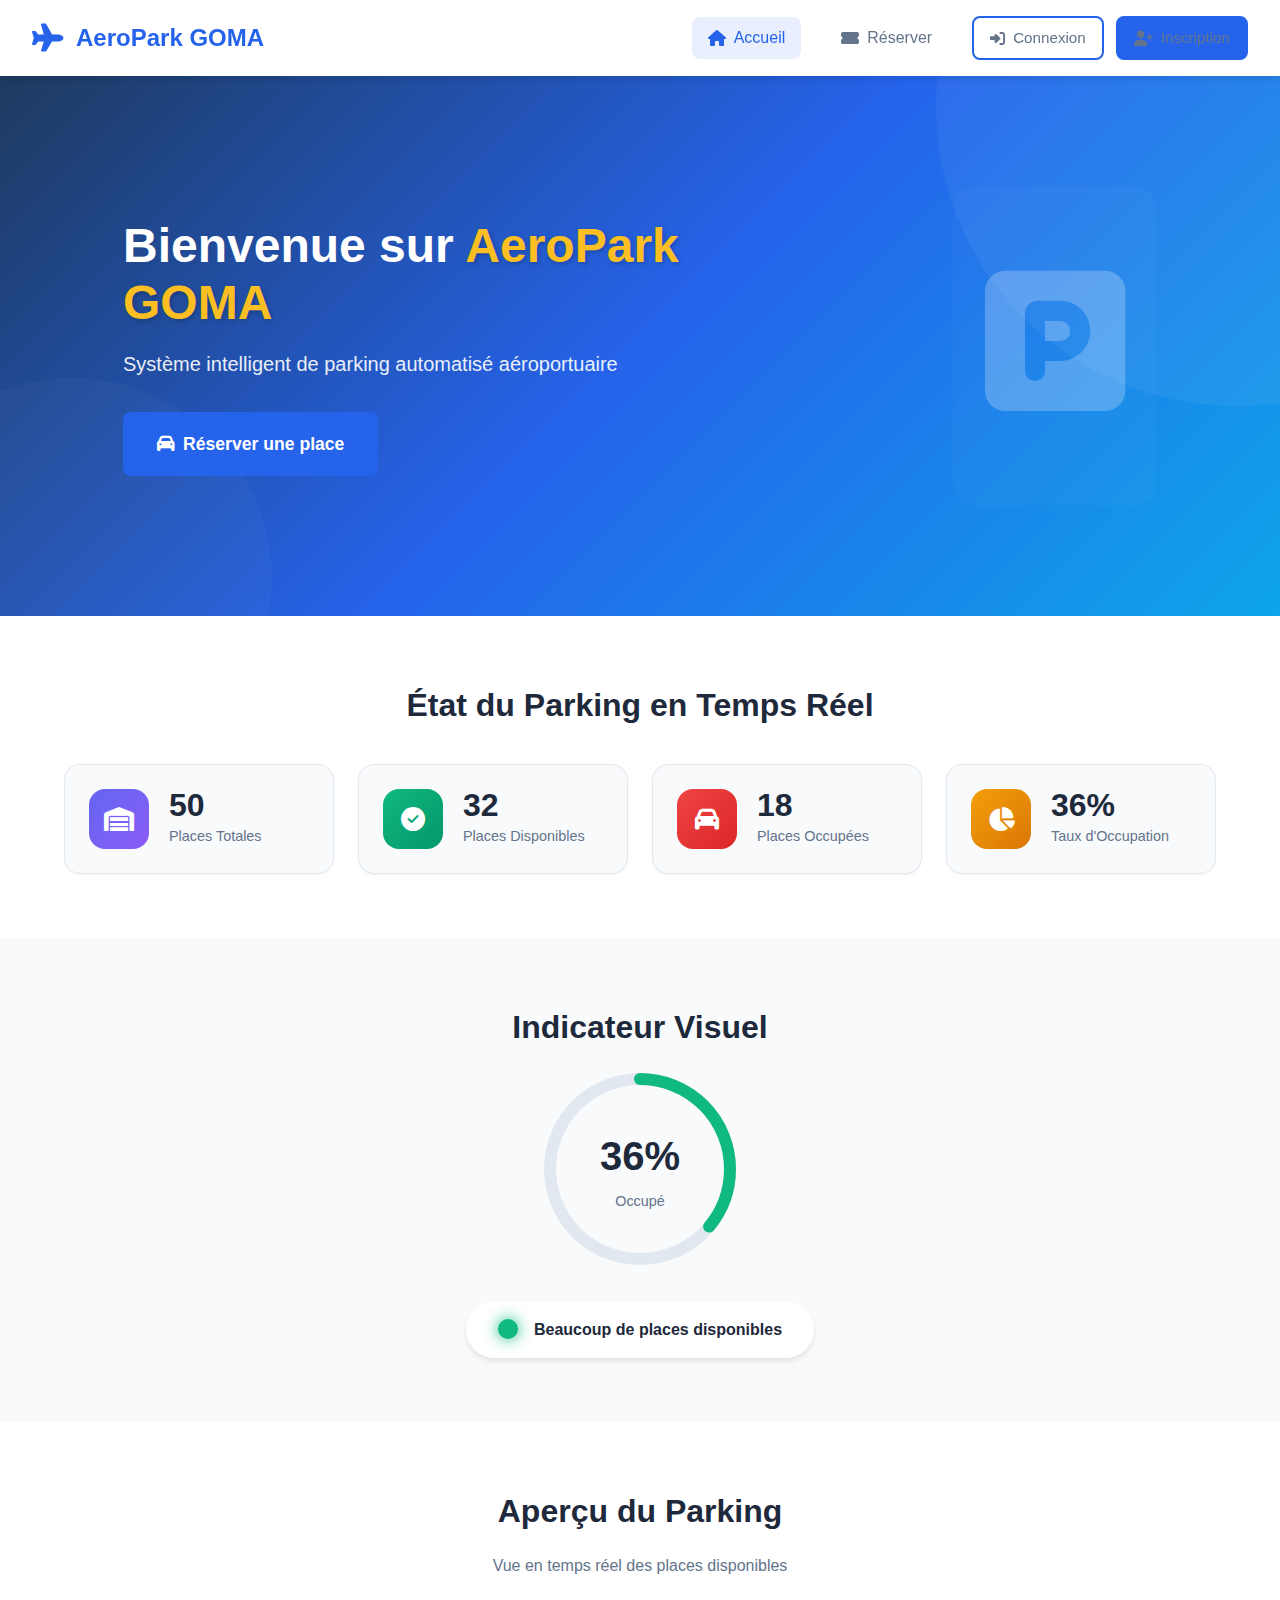
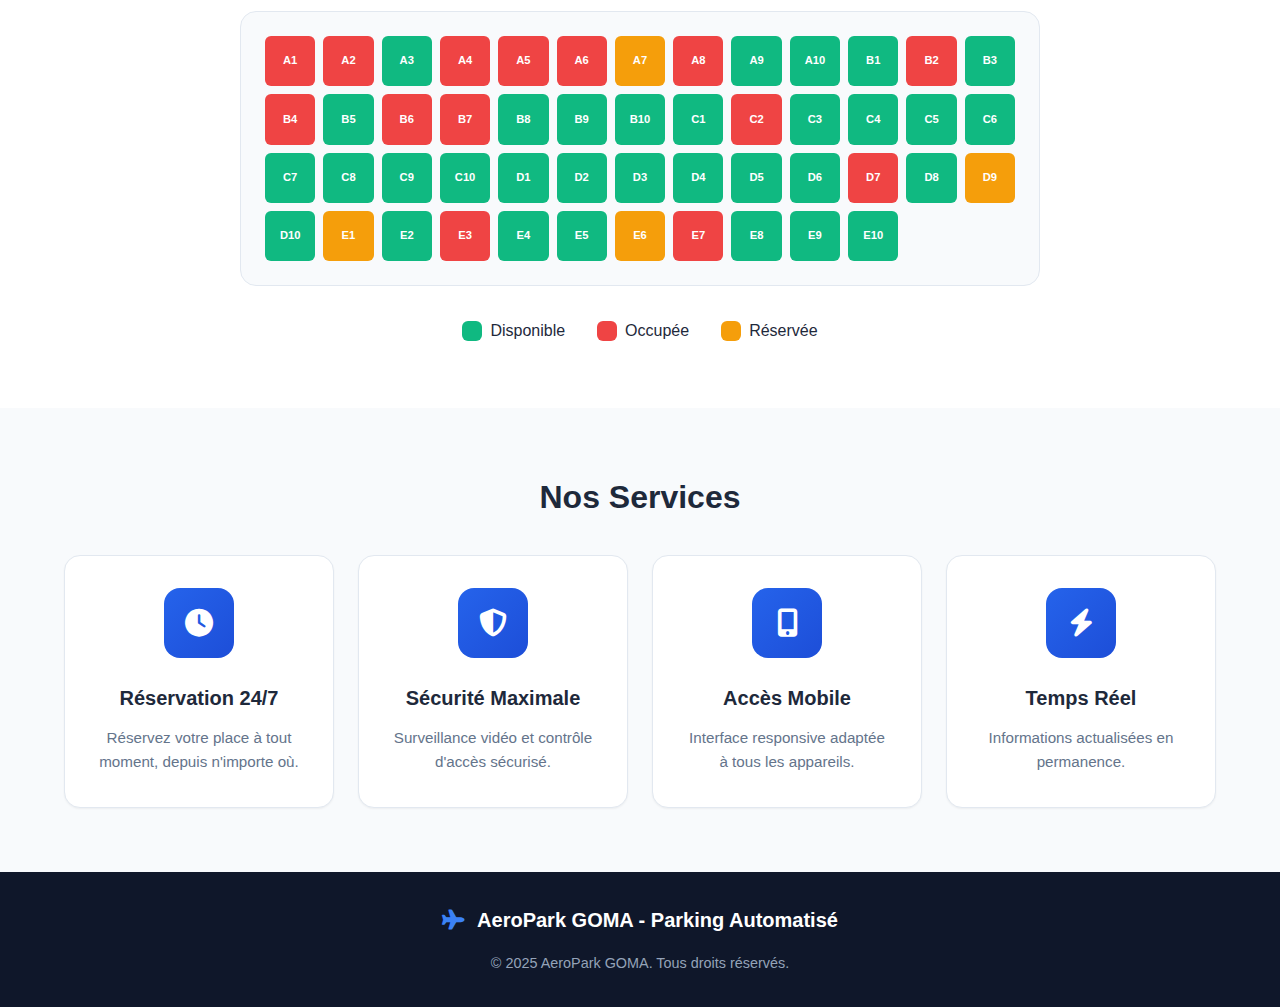
<file: index.html>
<!DOCTYPE html>
<html lang="fr">
<head>
    <meta charset="UTF-8">
    <meta name="viewport" content="width=device-width, initial-scale=1.0">
    <title>AeroPark GOMA - Parking Automatisé</title>
    <link rel="stylesheet" href="css/style.css">
    <link rel="stylesheet" href="https://cdnjs.cloudflare.com/ajax/libs/font-awesome/6.4.0/css/all.min.css">
</head>
<body>
    <!-- Navigation -->
    <nav class="navbar">
        <div class="nav-brand">
            <i class="fas fa-plane"></i>
            <span>AeroPark GOMA</span>
        </div>
        <ul class="nav-links">
            <li><a href="index.html" class="active"><i class="fas fa-home"></i> Accueil</a></li>
            <li><a href="#" onclick="handleReserveClick(event)"><i class="fas fa-ticket-alt"></i> Réserver</a></li>
            <li id="auth-links">
                <a href="pages/login.html" class="btn btn-outline"><i class="fas fa-sign-in-alt"></i> Connexion</a>
                <a href="pages/register.html" class="btn btn-primary"><i class="fas fa-user-plus"></i> Inscription</a>
            </li>
            <li id="user-menu" class="hidden">
                <span class="user-name"></span>
                <a href="#" class="btn btn-outline" id="logout-btn"><i class="fas fa-sign-out-alt"></i> Déconnexion</a>
            </li>
        </ul>
        <div class="hamburger">
            <span></span>
            <span></span>
            <span></span>
        </div>
    </nav>

    <!-- Hero Section -->
    <header class="hero">
        <div class="hero-content">
            <h1>Bienvenue sur <span class="highlight">AeroPark GOMA</span></h1>
            <p>Système intelligent de parking automatisé aéroportuaire</p>
            <a href="#" class="btn btn-large btn-primary" id="reserve-btn" onclick="handleReserveClick(event)">
                <i class="fas fa-car"></i> Réserver une place
            </a>
        </div>
        <div class="hero-illustration">
            <i class="fas fa-parking"></i>
        </div>
    </header>

    <!-- Stats Section -->
    <section class="stats-section">
        <div class="container">
            <h2 class="section-title">État du Parking en Temps Réel</h2>
            <div class="stats-grid">
                <!-- Total Places -->
                <div class="stat-card">
                    <div class="stat-icon total">
                        <i class="fas fa-warehouse"></i>
                    </div>
                    <div class="stat-info">
                        <span class="stat-number" id="total-places">0</span>
                        <span class="stat-label">Places Totales</span>
                    </div>
                </div>

                <!-- Places Disponibles -->
                <div class="stat-card">
                    <div class="stat-icon available">
                        <i class="fas fa-check-circle"></i>
                    </div>
                    <div class="stat-info">
                        <span class="stat-number" id="available-places">0</span>
                        <span class="stat-label">Places Disponibles</span>
                    </div>
                </div>

                <!-- Places Occupées -->
                <div class="stat-card">
                    <div class="stat-icon occupied">
                        <i class="fas fa-car"></i>
                    </div>
                    <div class="stat-info">
                        <span class="stat-number" id="occupied-places">0</span>
                        <span class="stat-label">Places Occupées</span>
                    </div>
                </div>

                <!-- Taux d'occupation -->
                <div class="stat-card">
                    <div class="stat-icon rate">
                        <i class="fas fa-chart-pie"></i>
                    </div>
                    <div class="stat-info">
                        <span class="stat-number" id="occupation-rate">0%</span>
                        <span class="stat-label">Taux d'Occupation</span>
                    </div>
                </div>
            </div>
        </div>
    </section>

    <!-- Visual Indicator Section -->
    <section class="visual-section">
        <div class="container">
            <h2 class="section-title">Indicateur Visuel</h2>
            <div class="visual-indicator">
                <div class="progress-ring">
                    <svg class="progress-svg" viewBox="0 0 200 200">
                        <circle class="progress-bg" cx="100" cy="100" r="90"></circle>
                        <circle class="progress-bar" cx="100" cy="100" r="90" id="progress-circle"></circle>
                    </svg>
                    <div class="progress-text">
                        <span id="progress-percent">0%</span>
                        <small>Occupé</small>
                    </div>
                </div>
                <div class="status-indicator" id="status-indicator">
                    <div class="status-light"></div>
                    <span class="status-text">Chargement...</span>
                </div>
            </div>
        </div>
    </section>

    <!-- Parking Map Preview -->
    <section class="map-section">
        <div class="container">
            <h2 class="section-title">Aperçu du Parking</h2>
            <p class="section-subtitle">Vue en temps réel des places disponibles</p>
            <div class="parking-map-preview" id="parking-preview">
                <!-- Les places seront générées par JavaScript -->
            </div>
            <div class="map-legend">
                <div class="legend-item">
                    <span class="legend-color available"></span>
                    <span>Disponible</span>
                </div>
                <div class="legend-item">
                    <span class="legend-color occupied"></span>
                    <span>Occupée</span>
                </div>
                <div class="legend-item">
                    <span class="legend-color reserved"></span>
                    <span>Réservée</span>
                </div>
            </div>
        </div>
    </section>

    <!-- Features Section -->
    <section class="features-section">
        <div class="container">
            <h2 class="section-title">Nos Services</h2>
            <div class="features-grid">
                <div class="feature-card">
                    <div class="feature-icon">
                        <i class="fas fa-clock"></i>
                    </div>
                    <h3>Réservation 24/7</h3>
                    <p>Réservez votre place à tout moment, depuis n'importe où.</p>
                </div>
                <div class="feature-card">
                    <div class="feature-icon">
                        <i class="fas fa-shield-alt"></i>
                    </div>
                    <h3>Sécurité Maximale</h3>
                    <p>Surveillance vidéo et contrôle d'accès sécurisé.</p>
                </div>
                <div class="feature-card">
                    <div class="feature-icon">
                        <i class="fas fa-mobile-alt"></i>
                    </div>
                    <h3>Accès Mobile</h3>
                    <p>Interface responsive adaptée à tous les appareils.</p>
                </div>
                <div class="feature-card">
                    <div class="feature-icon">
                        <i class="fas fa-bolt"></i>
                    </div>
                    <h3>Temps Réel</h3>
                    <p>Informations actualisées en permanence.</p>
                </div>
            </div>
        </div>
    </section>

    <!-- Footer -->
    <footer class="footer">
        <div class="container">
            <div class="footer-content">
                <div class="footer-brand">
                    <i class="fas fa-plane"></i>
                    <span>AeroPark GOMA - Parking Automatisé</span>
                </div>
                <p>&copy; 2025 AeroPark GOMA. Tous droits réservés.</p>
            </div>
        </div>
    </footer>

    <script src="js/data.js"></script>
    <script src="js/auth.js"></script>
    <script src="js/main.js"></script>
    <script>
        // Gestion du clic sur le bouton Réserver
        function handleReserveClick(event) {
            event.preventDefault();
            
            if (Auth.isLoggedIn()) {
                // Utilisateur connecté -> page de réservation
                window.location.href = 'pages/reservation.html';
            } else {
                // Utilisateur non connecté -> page de connexion avec message
                showNotification('Veuillez vous connecter pour réserver une place.', 'warning');
                setTimeout(() => {
                    window.location.href = 'pages/login.html';
                }, 1500);
            }
        }
    </script>
</body>
</html>
</file>
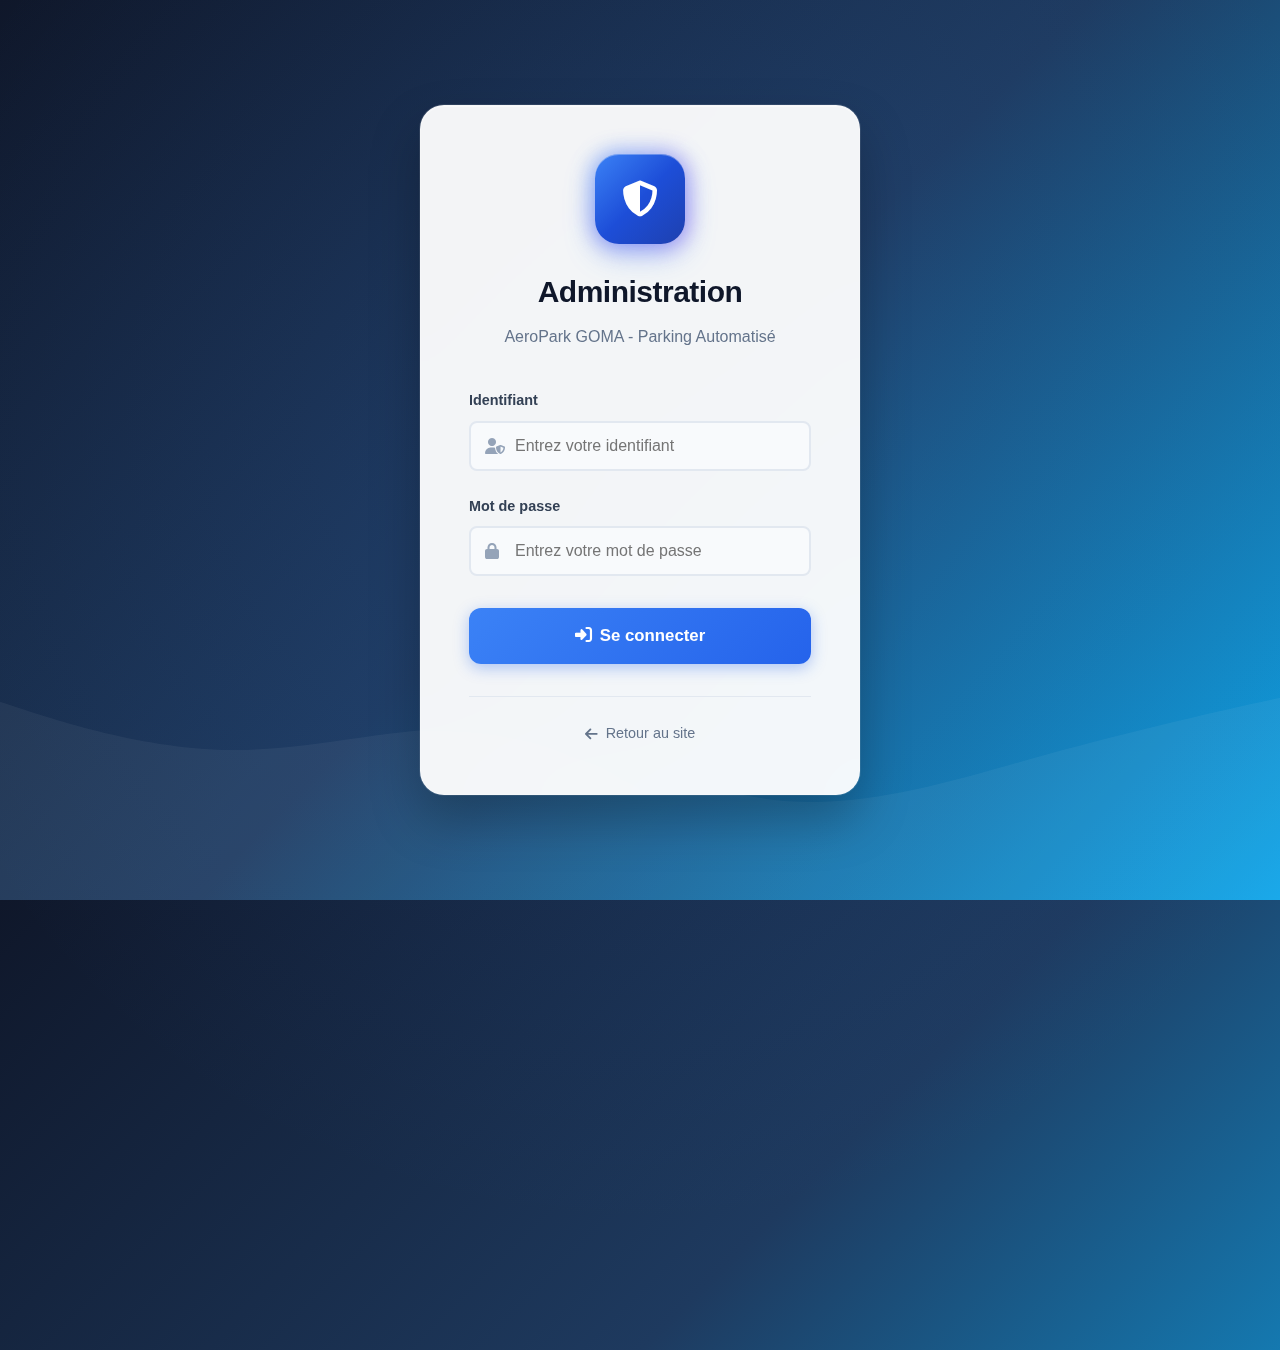
<file: admin/dashboard.html>
<!DOCTYPE html>
<html lang="fr">
<head>
    <meta charset="UTF-8">
    <meta name="viewport" content="width=device-width, initial-scale=1.0">
    <title>Dashboard - Admin AeroPark GOMA</title>
    <link rel="stylesheet" href="../css/style.css">
    <link rel="stylesheet" href="../css/admin.css">
    <link rel="stylesheet" href="https://cdnjs.cloudflare.com/ajax/libs/font-awesome/6.4.0/css/all.min.css">
</head>
<body class="admin-page">
    <!-- Sidebar -->
    <aside class="admin-sidebar" id="sidebar">
        <div class="sidebar-header">
            <div class="sidebar-logo">
                <i class="fas fa-plane"></i>
                <span>AeroPark GOMA</span>
            </div>
            <button class="sidebar-toggle" id="sidebar-toggle">
                <i class="fas fa-bars"></i>
            </button>
        </div>

        <nav class="sidebar-nav">
            <ul>
                <li class="active">
                    <a href="dashboard.html">
                        <i class="fas fa-tachometer-alt"></i>
                        <span>Tableau de bord</span>
                    </a>
                </li>
                <li>
                    <a href="places.html">
                        <i class="fas fa-parking"></i>
                        <span>Gestion des places</span>
                    </a>
                </li>
                <li>
                    <a href="reservations.html">
                        <i class="fas fa-calendar-check"></i>
                        <span>Réservations</span>
                    </a>
                </li>
                <li>
                    <a href="users.html">
                        <i class="fas fa-users"></i>
                        <span>Utilisateurs</span>
                    </a>
                </li>
                <li>
                    <a href="payments.html">
                        <i class="fas fa-money-bill-wave"></i>
                        <span>Paiements</span>
                    </a>
                </li>
                <li>
                    <a href="settings.html">
                        <i class="fas fa-cog"></i>
                        <span>Paramètres</span>
                    </a>
                </li>
            </ul>
        </nav>

        <div class="sidebar-footer">
            <div class="admin-info">
                <div class="admin-avatar">
                    <i class="fas fa-user-shield"></i>
                </div>
                <div class="admin-details">
                    <span class="admin-name" id="admin-name">Admin</span>
                    <span class="admin-role">Administrateur</span>
                </div>
            </div>
            <button class="btn-logout" id="admin-logout">
                <i class="fas fa-sign-out-alt"></i>
                <span>Déconnexion</span>
            </button>
        </div>
    </aside>

    <!-- Main Content -->
    <main class="admin-main">
        <header class="admin-header">
            <div class="header-left">
                <button class="mobile-menu-toggle" id="mobile-menu-toggle">
                    <i class="fas fa-bars"></i>
                </button>
                <h1>Tableau de bord</h1>
            </div>
            <div class="header-right">
                <span class="current-date" id="current-date"></span>
            </div>
        </header>

        <div class="admin-content">
            <!-- Stats Cards -->
            <section class="dashboard-stats">
                <div class="stat-card-admin">
                    <div class="stat-card-icon blue">
                        <i class="fas fa-parking"></i>
                    </div>
                    <div class="stat-card-info">
                        <h3 id="stat-total-places">0</h3>
                        <p>Places totales</p>
                    </div>
                </div>

                <div class="stat-card-admin">
                    <div class="stat-card-icon green">
                        <i class="fas fa-check-circle"></i>
                    </div>
                    <div class="stat-card-info">
                        <h3 id="stat-available">0</h3>
                        <p>Disponibles</p>
                    </div>
                </div>

                <div class="stat-card-admin">
                    <div class="stat-card-icon orange">
                        <i class="fas fa-clock"></i>
                    </div>
                    <div class="stat-card-info">
                        <h3 id="stat-reserved">0</h3>
                        <p>Réservées</p>
                    </div>
                </div>

                <div class="stat-card-admin">
                    <div class="stat-card-icon red">
                        <i class="fas fa-car"></i>
                    </div>
                    <div class="stat-card-info">
                        <h3 id="stat-occupied">0</h3>
                        <p>Occupées</p>
                    </div>
                </div>

                <div class="stat-card-admin">
                    <div class="stat-card-icon purple">
                        <i class="fas fa-users"></i>
                    </div>
                    <div class="stat-card-info">
                        <h3 id="stat-users">0</h3>
                        <p>Utilisateurs</p>
                    </div>
                </div>

                <div class="stat-card-admin">
                    <div class="stat-card-icon teal">
                        <i class="fas fa-money-bill-wave"></i>
                    </div>
                    <div class="stat-card-info">
                        <h3 id="stat-revenue">0 FC</h3>
                        <p>Revenus totaux</p>
                    </div>
                </div>
            </section>

            <!-- Charts & Tables Row -->
            <div class="dashboard-grid">
                <!-- Occupation Chart -->
                <div class="dashboard-card">
                    <div class="card-header">
                        <h3><i class="fas fa-chart-pie"></i> Taux d'occupation</h3>
                    </div>
                    <div class="card-body">
                        <div class="occupation-chart">
                            <div class="chart-ring">
                                <svg viewBox="0 0 200 200">
                                    <circle class="chart-bg" cx="100" cy="100" r="80"></circle>
                                    <circle class="chart-progress" cx="100" cy="100" r="80" id="occupation-ring"></circle>
                                </svg>
                                <div class="chart-center">
                                    <span id="occupation-percent">0%</span>
                                </div>
                            </div>
                            <div class="chart-legend">
                                <div class="legend-item">
                                    <span class="dot green"></span>
                                    <span>Disponibles: <strong id="legend-available">0</strong></span>
                                </div>
                                <div class="legend-item">
                                    <span class="dot orange"></span>
                                    <span>Réservées: <strong id="legend-reserved">0</strong></span>
                                </div>
                                <div class="legend-item">
                                    <span class="dot red"></span>
                                    <span>Occupées: <strong id="legend-occupied">0</strong></span>
                                </div>
                            </div>
                        </div>
                    </div>
                </div>

                <!-- Recent Reservations -->
                <div class="dashboard-card">
                    <div class="card-header">
                        <h3><i class="fas fa-calendar-check"></i> Réservations récentes</h3>
                        <a href="reservations.html" class="card-link">Voir tout</a>
                    </div>
                    <div class="card-body">
                        <div class="table-responsive">
                            <table class="admin-table">
                                <thead>
                                    <tr>
                                        <th>Place</th>
                                        <th>Utilisateur</th>
                                        <th>Date</th>
                                        <th>Statut</th>
                                    </tr>
                                </thead>
                                <tbody id="recent-reservations">
                                    <tr>
                                        <td colspan="4" class="text-center">Chargement...</td>
                                    </tr>
                                </tbody>
                            </table>
                        </div>
                    </div>
                </div>
            </div>

            <!-- Recent Payments -->
            <div class="dashboard-card full-width">
                <div class="card-header">
                    <h3><i class="fas fa-money-bill-wave"></i> Derniers paiements</h3>
                    <a href="payments.html" class="card-link">Voir tout</a>
                </div>
                <div class="card-body">
                    <div class="table-responsive">
                        <table class="admin-table">
                            <thead>
                                <tr>
                                    <th>ID</th>
                                    <th>Place</th>
                                    <th>Montant</th>
                                    <th>Méthode</th>
                                    <th>Téléphone</th>
                                    <th>Date</th>
                                    <th>Statut</th>
                                </tr>
                            </thead>
                            <tbody id="recent-payments">
                                <tr>
                                    <td colspan="7" class="text-center">Chargement...</td>
                                </tr>
                            </tbody>
                        </table>
                    </div>
                </div>
            </div>

            <!-- Parking Map Overview -->
            <div class="dashboard-card full-width">
                <div class="card-header">
                    <h3><i class="fas fa-map"></i> Aperçu du parking</h3>
                    <a href="places.html" class="card-link">Gérer les places</a>
                </div>
                <div class="card-body">
                    <div class="parking-overview" id="parking-overview">
                        <!-- Généré par JavaScript -->
                    </div>
                    <div class="map-legend" style="margin-top: 1rem;">
                        <div class="legend-item">
                            <span class="legend-color available"></span>
                            <span>Disponible</span>
                        </div>
                        <div class="legend-item">
                            <span class="legend-color occupied"></span>
                            <span>Occupée</span>
                        </div>
                        <div class="legend-item">
                            <span class="legend-color reserved"></span>
                            <span>Réservée</span>
                        </div>
                    </div>
                </div>
            </div>
        </div>
    </main>

    <script src="../js/data.js"></script>
    <script src="../js/admin.js"></script>
    <script>
        // Vérifier l'authentification
        if (!AdminAuth.isLoggedIn()) {
            window.location.href = 'login.html';
        }

        // Initialisation
        document.addEventListener('DOMContentLoaded', function() {
            // Nettoyer les réservations obsolètes au chargement
            ParkingData.cleanupObsoleteReservations();
            
            initDashboard();
            initSidebar();
            updateCurrentDate();
        });

        function initDashboard() {
            loadStats();
            loadOccupationChart();
            loadRecentReservations();
            loadRecentPayments();
            loadParkingOverview();

            // Mettre à jour le nom admin
            const admin = AdminAuth.getCurrentAdmin();
            if (admin) {
                document.getElementById('admin-name').textContent = admin.username;
            }
        }

        function updateCurrentDate() {
            const options = { weekday: 'long', year: 'numeric', month: 'long', day: 'numeric' };
            document.getElementById('current-date').textContent = new Date().toLocaleDateString('fr-FR', options);
        }

        function loadStats() {
            const parkingStats = ParkingData.getStats();
            const users = JSON.parse(localStorage.getItem('aeropark_users') || '[]');
            const payments = JSON.parse(localStorage.getItem('aeropark_payments') || '[]');
            
            // Calculer les revenus
            const totalRevenue = payments.reduce((sum, p) => sum + (p.amount || 0), 0);

            document.getElementById('stat-total-places').textContent = parkingStats.total;
            document.getElementById('stat-available').textContent = parkingStats.available;
            document.getElementById('stat-reserved').textContent = parkingStats.reserved;
            document.getElementById('stat-occupied').textContent = parkingStats.occupied;
            document.getElementById('stat-users').textContent = users.length;
            document.getElementById('stat-revenue').textContent = totalRevenue.toLocaleString('fr-FR') + ' FC';
        }

        function loadOccupationChart() {
            const stats = ParkingData.getStats();
            const occupationRate = stats.occupationRate;
            
            const ring = document.getElementById('occupation-ring');
            const circumference = 2 * Math.PI * 80;
            const offset = circumference - (occupationRate / 100) * circumference;
            
            ring.style.strokeDasharray = circumference;
            ring.style.strokeDashoffset = offset;

            document.getElementById('occupation-percent').textContent = occupationRate + '%';
            document.getElementById('legend-available').textContent = stats.available;
            document.getElementById('legend-reserved').textContent = stats.reserved;
            document.getElementById('legend-occupied').textContent = stats.occupied;
        }

        function loadRecentReservations() {
            // Nettoyer d'abord les réservations obsolètes
            ParkingData.cleanupObsoleteReservations();
            
            const reservations = ParkingData.getReservations();
            const users = JSON.parse(localStorage.getItem('aeropark_users') || '[]');
            const validSpotIds = ParkingData.getAllSpots().map(s => s.id);
            const tbody = document.getElementById('recent-reservations');

            // Filtrer uniquement les réservations valides et prendre les 5 dernières
            const validReservations = reservations.filter(r => validSpotIds.includes(r.spotId));
            const recent = validReservations.slice(-5).reverse();

            if (recent.length === 0) {
                tbody.innerHTML = '<tr><td colspan="4" class="text-center text-muted">Aucune réservation</td></tr>';
                return;
            }

            tbody.innerHTML = recent.map(res => {
                const user = users.find(u => u.id === res.userId) || { name: 'Inconnu' };
                const date = new Date(res.createdAt).toLocaleDateString('fr-FR');
                const statusClass = res.status === 'active' ? 'success' : 'secondary';
                const statusText = res.status === 'active' ? 'Active' : 'Terminée';
                
                return `
                    <tr>
                        <td><strong>${res.spotId}</strong></td>
                        <td>${user.name}</td>
                        <td>${date}</td>
                        <td><span class="badge ${statusClass}">${statusText}</span></td>
                    </tr>
                `;
            }).join('');
        }

        function loadRecentPayments() {
            const payments = JSON.parse(localStorage.getItem('aeropark_payments') || '[]');
            const tbody = document.getElementById('recent-payments');

            // Prendre les 5 derniers
            const recent = payments.slice(-5).reverse();

            if (recent.length === 0) {
                tbody.innerHTML = '<tr><td colspan="7" class="text-center text-muted">Aucun paiement</td></tr>';
                return;
            }

            const methodNames = {
                'orange': 'Orange Money',
                'airtel': 'Airtel Money',
                'mpesa': 'M-Pesa'
            };

            tbody.innerHTML = recent.map(pay => {
                const date = new Date(pay.paidAt).toLocaleDateString('fr-FR');
                const statusClass = pay.status === 'completed' ? 'success' : 'danger';
                const statusText = pay.status === 'completed' ? 'Réussi' : 'Échoué';
                
                return `
                    <tr>
                        <td>#${pay.id.slice(-6)}</td>
                        <td><strong>${pay.spotId}</strong></td>
                        <td>${pay.amount.toLocaleString('fr-FR')} FC</td>
                        <td>${methodNames[pay.paymentMethod] || pay.paymentMethod}</td>
                        <td>${pay.phoneNumber}</td>
                        <td>${date}</td>
                        <td><span class="badge ${statusClass}">${statusText}</span></td>
                    </tr>
                `;
            }).join('');
        }

        function loadParkingOverview() {
            const container = document.getElementById('parking-overview');
            const spots = ParkingData.getAllSpots();

            container.innerHTML = spots.map(spot => `
                <div class="parking-spot-admin ${spot.status}" title="Place ${spot.id} - ${spot.status}">
                    ${spot.id}
                </div>
            `).join('');
        }

        function initSidebar() {
            const sidebar = document.getElementById('sidebar');
            const sidebarToggle = document.getElementById('sidebar-toggle');
            const mobileToggle = document.getElementById('mobile-menu-toggle');

            sidebarToggle.addEventListener('click', () => {
                sidebar.classList.toggle('collapsed');
            });

            mobileToggle.addEventListener('click', () => {
                sidebar.classList.toggle('mobile-open');
            });

            // Déconnexion
            document.getElementById('admin-logout').addEventListener('click', () => {
                AdminAuth.logout();
                window.location.href = 'login.html';
            });
        }

        // Rafraîchir les données toutes les 10 secondes
        setInterval(() => {
            loadStats();
            loadOccupationChart();
            loadParkingOverview();
        }, 10000);
    </script>
</body>
</html>
</file>
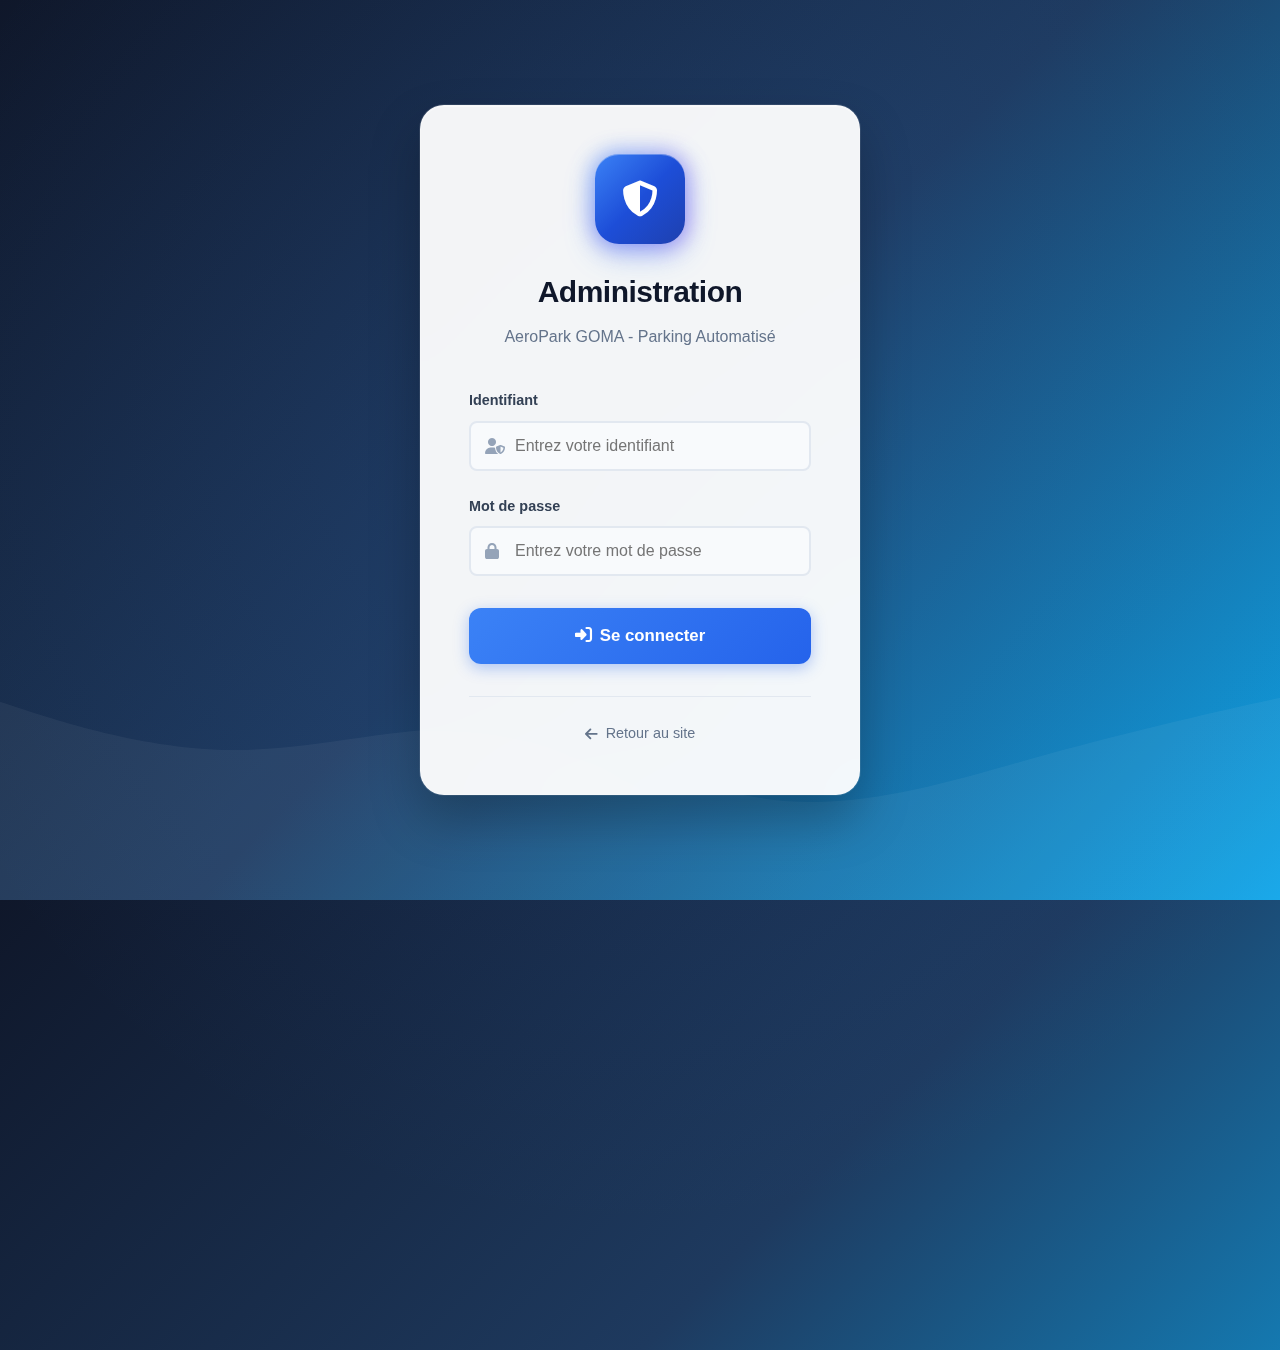
<file: admin/login.html>
<!DOCTYPE html>
<html lang="fr">
<head>
    <meta charset="UTF-8">
    <meta name="viewport" content="width=device-width, initial-scale=1.0">
    <title>Admin - AeroPark GOMA</title>
    <link rel="stylesheet" href="../css/style.css">
    <link rel="stylesheet" href="../css/admin.css">
    <link rel="stylesheet" href="https://cdnjs.cloudflare.com/ajax/libs/font-awesome/6.4.0/css/all.min.css">
</head>
<body class="admin-login-page">
    <div class="admin-login-container">
        <div class="admin-login-card">
            <div class="admin-login-header">
                <div class="admin-logo">
                    <i class="fas fa-shield-alt"></i>
                </div>
                <h1>Administration</h1>
                <p>AeroPark GOMA - Parking Automatisé</p>
            </div>

            <div class="alert hidden" id="alert-message">
                <i class="fas fa-info-circle"></i>
                <span></span>
            </div>

            <form class="admin-login-form" id="admin-login-form">
                <div class="form-group">
                    <label for="username">Identifiant</label>
                    <div class="input-icon">
                        <i class="fas fa-user-shield"></i>
                        <input 
                            type="text" 
                            id="username" 
                            placeholder="Entrez votre identifiant"
                            required
                        >
                    </div>
                </div>

                <div class="form-group">
                    <label for="password">Mot de passe</label>
                    <div class="input-icon">
                        <i class="fas fa-lock"></i>
                        <input 
                            type="password" 
                            id="password" 
                            placeholder="Entrez votre mot de passe"
                            required
                        >
                    </div>
                </div>

                <button type="submit" class="btn btn-primary btn-admin-login">
                    <i class="fas fa-sign-in-alt"></i>
                    Se connecter
                </button>
            </form>

            <div class="admin-login-footer">
                <a href="../index.html"><i class="fas fa-arrow-left"></i> Retour au site</a>
            </div>
        </div>
    </div>

    <script src="../js/data.js"></script>
    <script src="../js/admin.js"></script>
    <script>
        // Vérifier si déjà connecté
        if (AdminAuth.isLoggedIn()) {
            window.location.href = 'dashboard.html';
        }

        // Gestion du formulaire
        document.getElementById('admin-login-form').addEventListener('submit', function(e) {
            e.preventDefault();
            
            const username = document.getElementById('username').value.trim();
            const password = document.getElementById('password').value;

            const result = AdminAuth.login(username, password);

            if (result.success) {
                showAlert('success', 'Connexion réussie ! Redirection...');
                setTimeout(() => {
                    window.location.href = 'dashboard.html';
                }, 1000);
            } else {
                showAlert('error', result.message);
            }
        });

        function showAlert(type, message) {
            const alert = document.getElementById('alert-message');
            alert.className = `alert ${type}`;
            alert.querySelector('span').textContent = message;
            alert.classList.remove('hidden');
        }
    </script>
</body>
</html>
</file>
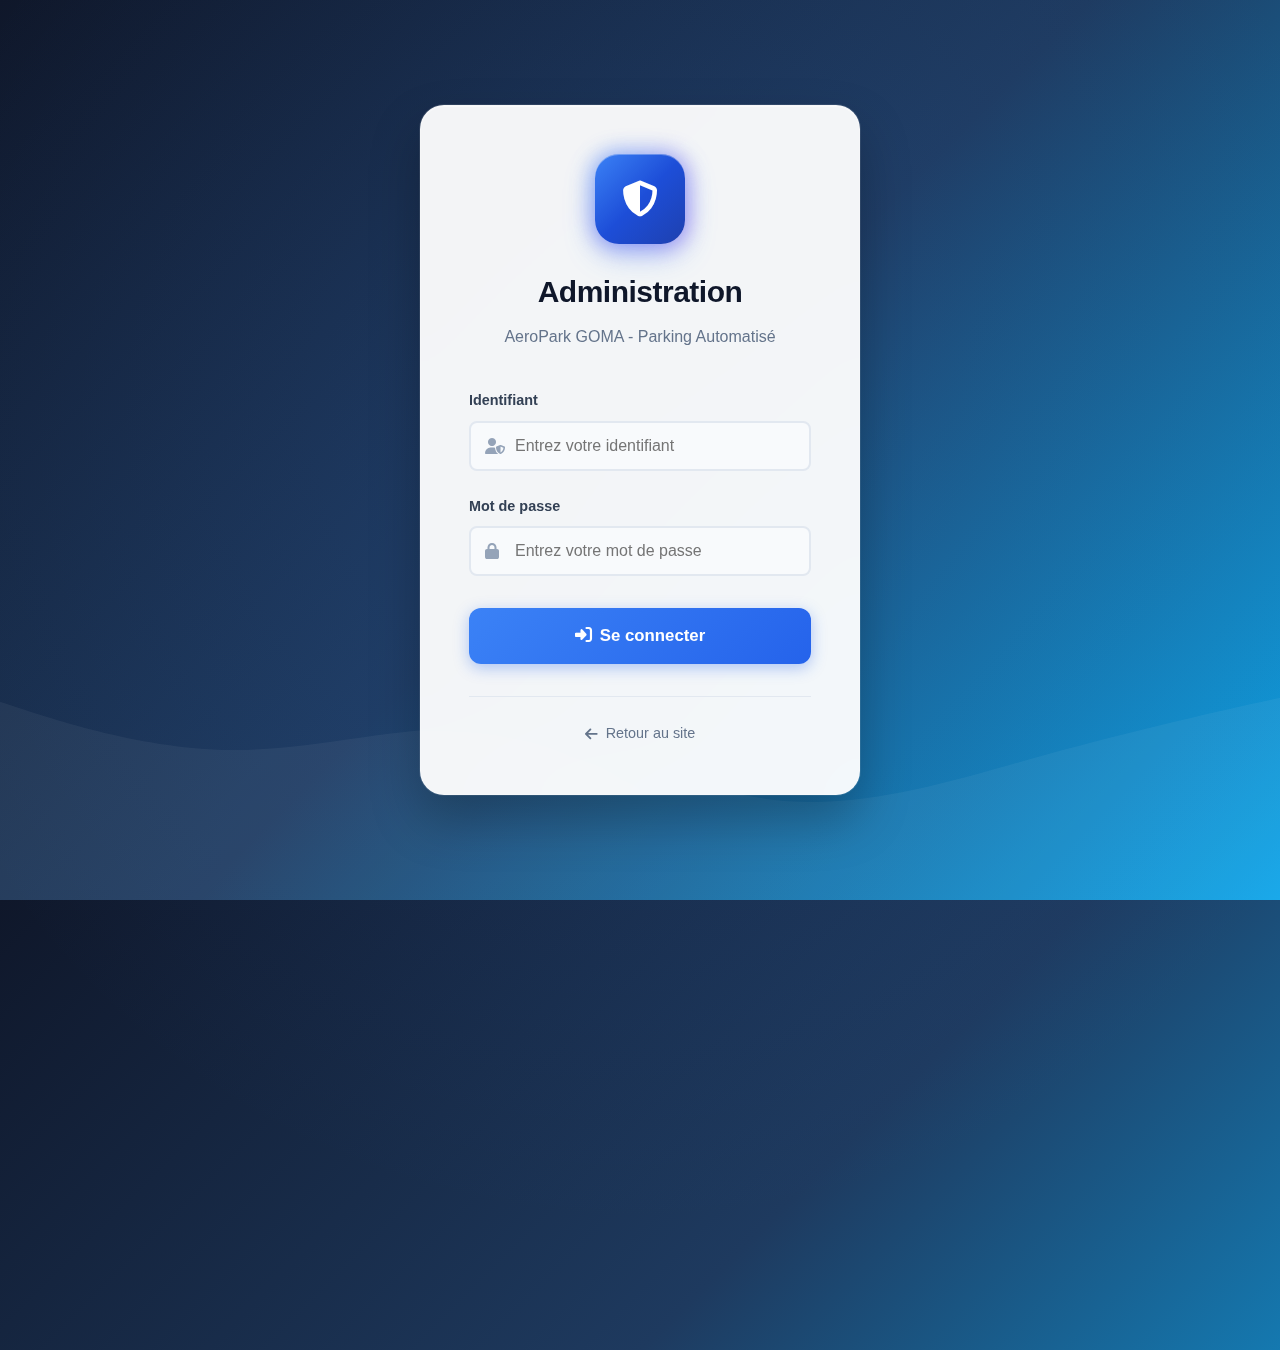
<file: admin/payments.html>
<!DOCTYPE html>
<html lang="fr">
<head>
    <meta charset="UTF-8">
    <meta name="viewport" content="width=device-width, initial-scale=1.0">
    <title>Paiements - Admin AeroPark GOMA</title>
    <link rel="stylesheet" href="../css/style.css">
    <link rel="stylesheet" href="../css/admin.css">
    <link rel="stylesheet" href="https://cdnjs.cloudflare.com/ajax/libs/font-awesome/6.4.0/css/all.min.css">
</head>
<body class="admin-page">
    <!-- Sidebar -->
    <aside class="admin-sidebar" id="sidebar">
        <div class="sidebar-header">
            <div class="sidebar-logo">
                <i class="fas fa-plane"></i>
                <span>AeroPark GOMA</span>
            </div>
            <button class="sidebar-toggle" id="sidebar-toggle">
                <i class="fas fa-bars"></i>
            </button>
        </div>

        <nav class="sidebar-nav">
            <ul>
                <li>
                    <a href="dashboard.html">
                        <i class="fas fa-tachometer-alt"></i>
                        <span>Tableau de bord</span>
                    </a>
                </li>
                <li>
                    <a href="places.html">
                        <i class="fas fa-parking"></i>
                        <span>Gestion des places</span>
                    </a>
                </li>
                <li>
                    <a href="reservations.html">
                        <i class="fas fa-calendar-check"></i>
                        <span>Réservations</span>
                    </a>
                </li>
                <li>
                    <a href="users.html">
                        <i class="fas fa-users"></i>
                        <span>Utilisateurs</span>
                    </a>
                </li>
                <li class="active">
                    <a href="payments.html">
                        <i class="fas fa-money-bill-wave"></i>
                        <span>Paiements</span>
                    </a>
                </li>
                <li>
                    <a href="settings.html">
                        <i class="fas fa-cog"></i>
                        <span>Paramètres</span>
                    </a>
                </li>
            </ul>
        </nav>

        <div class="sidebar-footer">
            <div class="admin-info">
                <div class="admin-avatar">
                    <i class="fas fa-user-shield"></i>
                </div>
                <div class="admin-details">
                    <span class="admin-name" id="admin-name">Admin</span>
                    <span class="admin-role">Administrateur</span>
                </div>
            </div>
            <button class="btn-logout" id="admin-logout">
                <i class="fas fa-sign-out-alt"></i>
                <span>Déconnexion</span>
            </button>
        </div>
    </aside>

    <!-- Main Content -->
    <main class="admin-main">
        <header class="admin-header">
            <div class="header-left">
                <button class="mobile-menu-toggle" id="mobile-menu-toggle">
                    <i class="fas fa-bars"></i>
                </button>
                <h1>Historique des Paiements</h1>
            </div>
        </header>

        <div class="admin-content">
            <!-- Stats -->
            <section class="dashboard-stats">
                <div class="stat-card-admin">
                    <div class="stat-card-icon green">
                        <i class="fas fa-money-bill-wave"></i>
                    </div>
                    <div class="stat-card-info">
                        <h3 id="stat-total-amount">0 FC</h3>
                        <p>Total revenus</p>
                    </div>
                </div>
                <div class="stat-card-admin">
                    <div class="stat-card-icon blue">
                        <i class="fas fa-receipt"></i>
                    </div>
                    <div class="stat-card-info">
                        <h3 id="stat-transactions">0</h3>
                        <p>Transactions</p>
                    </div>
                </div>
                <div class="stat-card-admin">
                    <div class="stat-card-icon orange">
                        <i class="fas fa-chart-line"></i>
                    </div>
                    <div class="stat-card-info">
                        <h3 id="stat-today">0 FC</h3>
                        <p>Revenus aujourd'hui</p>
                    </div>
                </div>
            </section>

            <!-- Payments by Method Chart -->
            <div class="dashboard-card full-width" style="margin-bottom: 1.5rem;">
                <div class="card-header">
                    <h3><i class="fas fa-chart-pie"></i> Répartition par méthode</h3>
                </div>
                <div class="card-body">
                    <div id="payment-methods-chart" style="display: flex; justify-content: space-around; flex-wrap: wrap; gap: 1rem; padding: 1rem;">
                        <!-- Généré par JavaScript -->
                    </div>
                </div>
            </div>

            <!-- Filters -->
            <div class="filters-bar">
                <div class="filter-group">
                    <label>Date début:</label>
                    <input type="date" id="filter-date-start" onchange="filterPayments()">
                </div>
                <div class="filter-group">
                    <label>Date fin:</label>
                    <input type="date" id="filter-date-end" onchange="filterPayments()">
                </div>
                <div class="filter-group">
                    <label>Méthode:</label>
                    <select id="filter-method" onchange="filterPayments()">
                        <option value="all">Toutes</option>
                        <option value="orange">Orange Money</option>
                        <option value="airtel">Airtel Money</option>
                        <option value="mpesa">M-Pesa</option>
                    </select>
                </div>
                <div class="filter-group">
                    <label>Statut:</label>
                    <select id="filter-status" onchange="filterPayments()">
                        <option value="all">Tous</option>
                        <option value="success">Réussi</option>
                        <option value="failed">Échoué</option>
                        <option value="pending">En attente</option>
                    </select>
                </div>
                <div style="flex: 1;"></div>
                <button class="btn btn-outline" onclick="exportPayments()">
                    <i class="fas fa-download"></i> Exporter
                </button>
            </div>

            <!-- Payments Table -->
            <div class="dashboard-card full-width">
                <div class="card-header">
                    <h3><i class="fas fa-list"></i> Liste des Paiements</h3>
                    <span id="payments-count">0 paiements</span>
                </div>
                <div class="card-body">
                    <div class="table-responsive">
                        <table class="admin-table">
                            <thead>
                                <tr>
                                    <th>ID Transaction</th>
                                    <th>Utilisateur</th>
                                    <th>Méthode</th>
                                    <th>Téléphone</th>
                                    <th>Montant</th>
                                    <th>Place</th>
                                    <th>Date</th>
                                    <th>Statut</th>
                                </tr>
                            </thead>
                            <tbody id="payments-table">
                                <tr>
                                    <td colspan="8" class="text-center">Chargement...</td>
                                </tr>
                            </tbody>
                        </table>
                    </div>
                </div>
            </div>
        </div>
    </main>

    <script src="../js/data.js"></script>
    <script src="../js/admin.js"></script>
    <script>
        // Vérifier l'authentification
        if (!AdminAuth.isLoggedIn()) {
            window.location.href = 'login.html';
        }

        document.addEventListener('DOMContentLoaded', function() {
            loadStats();
            loadPaymentMethodsChart();
            loadPaymentsTable();
            initSidebar();

            const admin = AdminAuth.getCurrentAdmin();
            if (admin) {
                document.getElementById('admin-name').textContent = admin.username;
            }
        });

        function loadStats() {
            const stats = PaymentManager.getStats();
            document.getElementById('stat-total-amount').textContent = stats.totalAmount.toLocaleString('fr-FR') + ' FC';
            document.getElementById('stat-transactions').textContent = stats.successCount;
            document.getElementById('stat-today').textContent = stats.todayAmount.toLocaleString('fr-FR') + ' FC';
        }

        function loadPaymentMethodsChart() {
            const payments = PaymentManager.getAll().filter(p => p.status === 'success');
            
            const byMethod = {
                orange: { count: 0, amount: 0, name: 'Orange Money', color: '#ff6b35', icon: 'fab fa-orange' },
                airtel: { count: 0, amount: 0, name: 'Airtel Money', color: '#e4002b', icon: 'fas fa-mobile-alt' },
                mpesa: { count: 0, amount: 0, name: 'M-Pesa', color: '#00a651', icon: 'fas fa-mobile-alt' }
            };

            payments.forEach(p => {
                if (byMethod[p.method]) {
                    byMethod[p.method].count++;
                    byMethod[p.method].amount += p.amount || 0;
                }
            });

            const total = payments.length || 1;
            
            document.getElementById('payment-methods-chart').innerHTML = Object.entries(byMethod).map(([key, data]) => {
                const percent = ((data.count / total) * 100).toFixed(1);
                return `
                    <div style="text-align: center; min-width: 150px;">
                        <div style="width: 100px; height: 100px; border-radius: 50%; background: conic-gradient(${data.color} 0% ${percent}%, #e0e0e0 ${percent}% 100%); margin: 0 auto 1rem; display: flex; align-items: center; justify-content: center;">
                            <div style="width: 70px; height: 70px; background: white; border-radius: 50%; display: flex; align-items: center; justify-content: center;">
                                <span style="font-weight: bold; color: ${data.color};">${percent}%</span>
                            </div>
                        </div>
                        <h4 style="margin: 0; color: ${data.color};">${data.name}</h4>
                        <p style="margin: 0.25rem 0; color: var(--text-secondary);">${data.count} transactions</p>
                        <p style="margin: 0; font-weight: 600;">${data.amount.toLocaleString('fr-FR')} FC</p>
                    </div>
                `;
            }).join('');
        }

        function loadPaymentsTable() {
            const payments = getFilteredPayments();
            const users = JSON.parse(localStorage.getItem('aeropark_users') || '[]');
            const tbody = document.getElementById('payments-table');

            document.getElementById('payments-count').textContent = payments.length + ' paiements';

            if (payments.length === 0) {
                tbody.innerHTML = '<tr><td colspan="8" class="text-center text-muted">Aucun paiement trouvé</td></tr>';
                return;
            }

            tbody.innerHTML = payments.sort((a, b) => new Date(b.date) - new Date(a.date)).map(payment => {
                const user = users.find(u => u.id === payment.userId);
                const userName = user ? user.name : 'Utilisateur supprimé';
                
                const methodIcons = {
                    orange: '<span style="color: #ff6b35;"><i class="fas fa-circle"></i> Orange Money</span>',
                    airtel: '<span style="color: #e4002b;"><i class="fas fa-circle"></i> Airtel Money</span>',
                    mpesa: '<span style="color: #00a651;"><i class="fas fa-circle"></i> M-Pesa</span>'
                };

                const statusBadge = {
                    success: '<span class="badge success">Réussi</span>',
                    failed: '<span class="badge danger">Échoué</span>',
                    pending: '<span class="badge warning">En attente</span>'
                };
                
                return `
                    <tr>
                        <td><code>${payment.id.slice(-10)}</code></td>
                        <td>${userName}</td>
                        <td>${methodIcons[payment.method] || payment.method}</td>
                        <td>${payment.phone || '-'}</td>
                        <td><strong>${(payment.amount || 0).toLocaleString('fr-FR')} FC</strong></td>
                        <td>${payment.spotId || '-'}</td>
                        <td>${AdminUtils.formatDate(payment.date)}</td>
                        <td>${statusBadge[payment.status] || payment.status}</td>
                    </tr>
                `;
            }).join('');
        }

        function getFilteredPayments() {
            let payments = PaymentManager.getAll();
            
            const dateStart = document.getElementById('filter-date-start').value;
            const dateEnd = document.getElementById('filter-date-end').value;
            const method = document.getElementById('filter-method').value;
            const status = document.getElementById('filter-status').value;

            if (dateStart) {
                payments = payments.filter(p => new Date(p.date) >= new Date(dateStart));
            }

            if (dateEnd) {
                const end = new Date(dateEnd);
                end.setHours(23, 59, 59);
                payments = payments.filter(p => new Date(p.date) <= end);
            }

            if (method !== 'all') {
                payments = payments.filter(p => p.method === method);
            }

            if (status !== 'all') {
                payments = payments.filter(p => p.status === status);
            }

            return payments;
        }

        function filterPayments() {
            loadPaymentsTable();
        }

        function exportPayments() {
            const payments = getFilteredPayments().map(p => ({
                id: p.id,
                method: p.method,
                phone: p.phone,
                amount: p.amount,
                spotId: p.spotId,
                date: p.date,
                status: p.status
            }));
            AdminUtils.exportToCSV(payments, 'paiements_aeropark.csv');
            AdminUtils.showNotification('Export terminé');
        }

        function initSidebar() {
            const sidebar = document.getElementById('sidebar');
            const sidebarToggle = document.getElementById('sidebar-toggle');
            const mobileToggle = document.getElementById('mobile-menu-toggle');

            sidebarToggle.addEventListener('click', () => sidebar.classList.toggle('collapsed'));
            mobileToggle.addEventListener('click', () => sidebar.classList.toggle('mobile-open'));
            document.getElementById('admin-logout').addEventListener('click', () => {
                AdminAuth.logout();
                window.location.href = 'login.html';
            });
        }
    </script>
</body>
</html>
</file>
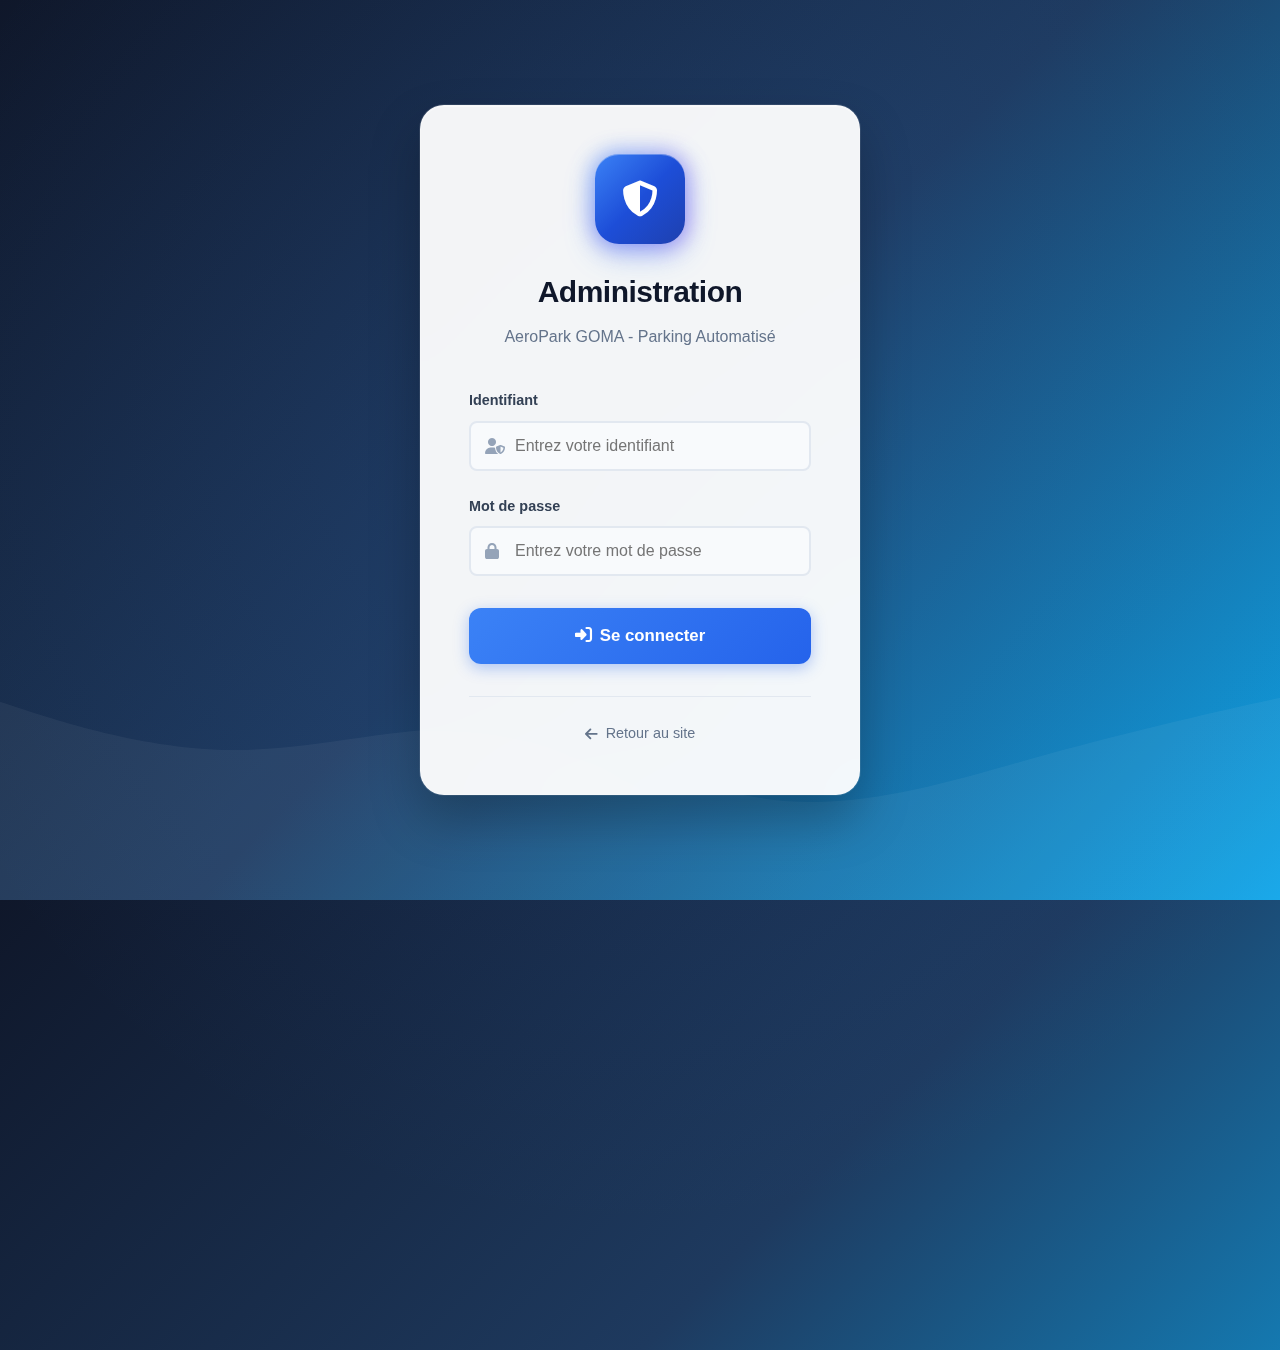
<file: admin/places.html>
<!DOCTYPE html>
<html lang="fr">
<head>
    <meta charset="UTF-8">
    <meta name="viewport" content="width=device-width, initial-scale=1.0">
    <title>Gestion des Places - Admin AeroPark GOMA</title>
    <link rel="stylesheet" href="../css/style.css">
    <link rel="stylesheet" href="../css/admin.css">
    <link rel="stylesheet" href="https://cdnjs.cloudflare.com/ajax/libs/font-awesome/6.4.0/css/all.min.css">
</head>
<body class="admin-page">
    <!-- Sidebar -->
    <aside class="admin-sidebar" id="sidebar">
        <div class="sidebar-header">
            <div class="sidebar-logo">
                <i class="fas fa-plane"></i>
                <span>AeroPark GOMA</span>
            </div>
            <button class="sidebar-toggle" id="sidebar-toggle">
                <i class="fas fa-bars"></i>
            </button>
        </div>

        <nav class="sidebar-nav">
            <ul>
                <li>
                    <a href="dashboard.html">
                        <i class="fas fa-tachometer-alt"></i>
                        <span>Tableau de bord</span>
                    </a>
                </li>
                <li class="active">
                    <a href="places.html">
                        <i class="fas fa-parking"></i>
                        <span>Gestion des places</span>
                    </a>
                </li>
                <li>
                    <a href="reservations.html">
                        <i class="fas fa-calendar-check"></i>
                        <span>Réservations</span>
                    </a>
                </li>
                <li>
                    <a href="users.html">
                        <i class="fas fa-users"></i>
                        <span>Utilisateurs</span>
                    </a>
                </li>
                <li>
                    <a href="payments.html">
                        <i class="fas fa-money-bill-wave"></i>
                        <span>Paiements</span>
                    </a>
                </li>
                <li>
                    <a href="settings.html">
                        <i class="fas fa-cog"></i>
                        <span>Paramètres</span>
                    </a>
                </li>
            </ul>
        </nav>

        <div class="sidebar-footer">
            <div class="admin-info">
                <div class="admin-avatar">
                    <i class="fas fa-user-shield"></i>
                </div>
                <div class="admin-details">
                    <span class="admin-name" id="admin-name">Admin</span>
                    <span class="admin-role">Administrateur</span>
                </div>
            </div>
            <button class="btn-logout" id="admin-logout">
                <i class="fas fa-sign-out-alt"></i>
                <span>Déconnexion</span>
            </button>
        </div>
    </aside>

    <!-- Main Content -->
    <main class="admin-main">
        <header class="admin-header">
            <div class="header-left">
                <button class="mobile-menu-toggle" id="mobile-menu-toggle">
                    <i class="fas fa-bars"></i>
                </button>
                <h1>Gestion des Places</h1>
            </div>
        </header>

        <div class="admin-content">
            <!-- Stats -->
            <section class="dashboard-stats">
                <div class="stat-card-admin">
                    <div class="stat-card-icon blue">
                        <i class="fas fa-parking"></i>
                    </div>
                    <div class="stat-card-info">
                        <h3 id="stat-total">0</h3>
                        <p>Total</p>
                    </div>
                </div>
                <div class="stat-card-admin">
                    <div class="stat-card-icon green">
                        <i class="fas fa-check-circle"></i>
                    </div>
                    <div class="stat-card-info">
                        <h3 id="stat-available">0</h3>
                        <p>Disponibles</p>
                    </div>
                </div>
                <div class="stat-card-admin">
                    <div class="stat-card-icon orange">
                        <i class="fas fa-clock"></i>
                    </div>
                    <div class="stat-card-info">
                        <h3 id="stat-reserved">0</h3>
                        <p>Réservées</p>
                    </div>
                </div>
                <div class="stat-card-admin">
                    <div class="stat-card-icon red">
                        <i class="fas fa-car"></i>
                    </div>
                    <div class="stat-card-info">
                        <h3 id="stat-occupied">0</h3>
                        <p>Occupées</p>
                    </div>
                </div>
            </section>

            <!-- Filters -->
            <div class="filters-bar">
                <div class="filter-group">
                    <label>Filtrer par statut:</label>
                    <select id="filter-status" onchange="filterSpots()">
                        <option value="all">Tous</option>
                        <option value="available">Disponibles</option>
                        <option value="reserved">Réservées</option>
                        <option value="occupied">Occupées</option>
                    </select>
                </div>
                <div class="filter-group">
                    <label>Rangée:</label>
                    <select id="filter-row" onchange="filterSpots()">
                        <option value="all">Toutes</option>
                        <option value="A">Rangée A</option>
                        <option value="B">Rangée B</option>
                        <option value="C">Rangée C</option>
                        <option value="D">Rangée D</option>
                        <option value="E">Rangée E</option>
                    </select>
                </div>
                <div style="flex: 1;"></div>
                <button class="btn btn-primary" onclick="resetAllSpots()">
                    <i class="fas fa-sync"></i> Réinitialiser tout
                </button>
            </div>

            <!-- Parking Grid -->
            <div class="dashboard-card full-width">
                <div class="card-header">
                    <h3><i class="fas fa-map"></i> Plan du Parking</h3>
                    <span id="spots-count">0 places</span>
                </div>
                <div class="card-body">
                    <div class="parking-overview" id="parking-grid" style="gap: 0.75rem;">
                        <!-- Généré par JavaScript -->
                    </div>
                    <div class="map-legend" style="margin-top: 1.5rem;">
                        <div class="legend-item">
                            <span class="legend-color available"></span>
                            <span>Disponible (cliquez pour changer)</span>
                        </div>
                        <div class="legend-item">
                            <span class="legend-color occupied"></span>
                            <span>Occupée</span>
                        </div>
                        <div class="legend-item">
                            <span class="legend-color reserved"></span>
                            <span>Réservée</span>
                        </div>
                    </div>
                </div>
            </div>

            <!-- Spots Table -->
            <div class="dashboard-card full-width">
                <div class="card-header">
                    <h3><i class="fas fa-list"></i> Liste des Places</h3>
                </div>
                <div class="card-body">
                    <div class="table-responsive">
                        <table class="admin-table">
                            <thead>
                                <tr>
                                    <th>ID</th>
                                    <th>Rangée</th>
                                    <th>Numéro</th>
                                    <th>Statut</th>
                                    <th>Réservé par</th>
                                    <th>Date réservation</th>
                                    <th>Actions</th>
                                </tr>
                            </thead>
                            <tbody id="spots-table">
                                <tr>
                                    <td colspan="7" class="text-center">Chargement...</td>
                                </tr>
                            </tbody>
                        </table>
                    </div>
                </div>
            </div>
        </div>
    </main>

    <!-- Modal Changer Statut -->
    <div class="admin-modal" id="status-modal">
        <div class="admin-modal-content">
            <div class="modal-header">
                <h3>Modifier le statut</h3>
                <button class="modal-close" onclick="closeModal()">&times;</button>
            </div>
            <div class="modal-body">
                <p>Place sélectionnée: <strong id="modal-spot-id">-</strong></p>
                <div class="form-group" style="margin-top: 1rem;">
                    <label>Nouveau statut:</label>
                    <select id="new-status" style="width: 100%; padding: 0.75rem; border: 1px solid var(--border-color); border-radius: var(--radius-md); margin-top: 0.5rem;">
                        <option value="available">Disponible</option>
                        <option value="occupied">Occupée</option>
                        <option value="reserved">Réservée</option>
                    </select>
                </div>
            </div>
            <div class="modal-footer">
                <button class="btn btn-outline" onclick="closeModal()">Annuler</button>
                <button class="btn btn-primary" onclick="saveSpotStatus()">Enregistrer</button>
            </div>
        </div>
    </div>

    <script src="../js/data.js"></script>
    <script src="../js/admin.js"></script>
    <script>
        // Vérifier l'authentification
        if (!AdminAuth.isLoggedIn()) {
            window.location.href = 'login.html';
        }

        let currentSpotId = null;

        document.addEventListener('DOMContentLoaded', function() {
            loadStats();
            loadParkingGrid();
            loadSpotsTable();
            initSidebar();

            const admin = AdminAuth.getCurrentAdmin();
            if (admin) {
                document.getElementById('admin-name').textContent = admin.username;
            }
        });

        function loadStats() {
            const stats = ParkingData.getStats();
            document.getElementById('stat-total').textContent = stats.total;
            document.getElementById('stat-available').textContent = stats.available;
            document.getElementById('stat-reserved').textContent = stats.reserved;
            document.getElementById('stat-occupied').textContent = stats.occupied;
        }

        function loadParkingGrid() {
            const container = document.getElementById('parking-grid');
            const spots = getFilteredSpots();

            document.getElementById('spots-count').textContent = spots.length + ' places';

            container.innerHTML = spots.map(spot => `
                <div class="parking-spot-admin ${spot.status}" 
                     onclick="openStatusModal('${spot.id}')"
                     title="Place ${spot.id} - ${spot.status}"
                     style="width: 55px; height: 55px; font-size: 0.8rem;">
                    ${spot.id}
                </div>
            `).join('');
        }

        function loadSpotsTable() {
            const spots = getFilteredSpots();
            const users = UserManager.getAll();
            const tbody = document.getElementById('spots-table');

            if (spots.length === 0) {
                tbody.innerHTML = '<tr><td colspan="7" class="text-center text-muted">Aucune place trouvée</td></tr>';
                return;
            }

            tbody.innerHTML = spots.map(spot => {
                const user = spot.reservedBy ? users.find(u => u.id === spot.reservedBy) : null;
                const statusClass = spot.status === 'available' ? 'success' : 
                                   spot.status === 'reserved' ? 'warning' : 'danger';
                const statusText = spot.status === 'available' ? 'Disponible' : 
                                  spot.status === 'reserved' ? 'Réservée' : 'Occupée';
                
                return `
                    <tr>
                        <td><strong>${spot.id}</strong></td>
                        <td>${spot.row}</td>
                        <td>${spot.number}</td>
                        <td><span class="badge ${statusClass}">${statusText}</span></td>
                        <td>${user ? user.name : '-'}</td>
                        <td>${spot.reservedAt ? AdminUtils.formatDate(spot.reservedAt) : '-'}</td>
                        <td>
                            <button class="btn-icon edit" onclick="openStatusModal('${spot.id}')" title="Modifier">
                                <i class="fas fa-edit"></i>
                            </button>
                            ${spot.status !== 'available' ? `
                                <button class="btn-icon delete" onclick="freeSpot('${spot.id}')" title="Libérer">
                                    <i class="fas fa-unlock"></i>
                                </button>
                            ` : ''}
                        </td>
                    </tr>
                `;
            }).join('');
        }

        function getFilteredSpots() {
            let spots = ParkingData.getAllSpots();
            const statusFilter = document.getElementById('filter-status').value;
            const rowFilter = document.getElementById('filter-row').value;

            if (statusFilter !== 'all') {
                spots = spots.filter(s => s.status === statusFilter);
            }
            if (rowFilter !== 'all') {
                spots = spots.filter(s => s.row === rowFilter);
            }

            return spots;
        }

        function filterSpots() {
            loadParkingGrid();
            loadSpotsTable();
        }

        function openStatusModal(spotId) {
            currentSpotId = spotId;
            const spot = ParkingData.getSpotById(spotId);
            
            document.getElementById('modal-spot-id').textContent = spotId;
            document.getElementById('new-status').value = spot.status;
            document.getElementById('status-modal').classList.add('active');
        }

        function closeModal() {
            document.getElementById('status-modal').classList.remove('active');
            currentSpotId = null;
        }

        function saveSpotStatus() {
            if (!currentSpotId) return;

            const newStatus = document.getElementById('new-status').value;
            ParkingData.updateSpot(currentSpotId, { 
                status: newStatus,
                reservedBy: newStatus === 'available' ? null : undefined,
                reservedAt: newStatus === 'available' ? null : undefined
            });

            closeModal();
            loadStats();
            loadParkingGrid();
            loadSpotsTable();
            AdminUtils.showNotification(`Place ${currentSpotId} mise à jour`);
        }

        function freeSpot(spotId) {
            if (confirm(`Voulez-vous libérer la place ${spotId} ?`)) {
                ParkingData.updateSpot(spotId, {
                    status: 'available',
                    reservedBy: null,
                    reservedAt: null
                });
                loadStats();
                loadParkingGrid();
                loadSpotsTable();
                AdminUtils.showNotification(`Place ${spotId} libérée`);
            }
        }

        function resetAllSpots() {
            if (confirm('Voulez-vous réinitialiser toutes les places ? Cette action est irréversible.')) {
                ParkingData.reset();
                loadStats();
                loadParkingGrid();
                loadSpotsTable();
                AdminUtils.showNotification('Toutes les places ont été réinitialisées');
            }
        }

        function initSidebar() {
            const sidebar = document.getElementById('sidebar');
            const sidebarToggle = document.getElementById('sidebar-toggle');
            const mobileToggle = document.getElementById('mobile-menu-toggle');

            sidebarToggle.addEventListener('click', () => {
                sidebar.classList.toggle('collapsed');
            });

            mobileToggle.addEventListener('click', () => {
                sidebar.classList.toggle('mobile-open');
            });

            document.getElementById('admin-logout').addEventListener('click', () => {
                AdminAuth.logout();
                window.location.href = 'login.html';
            });
        }
    </script>
</body>
</html>
</file>
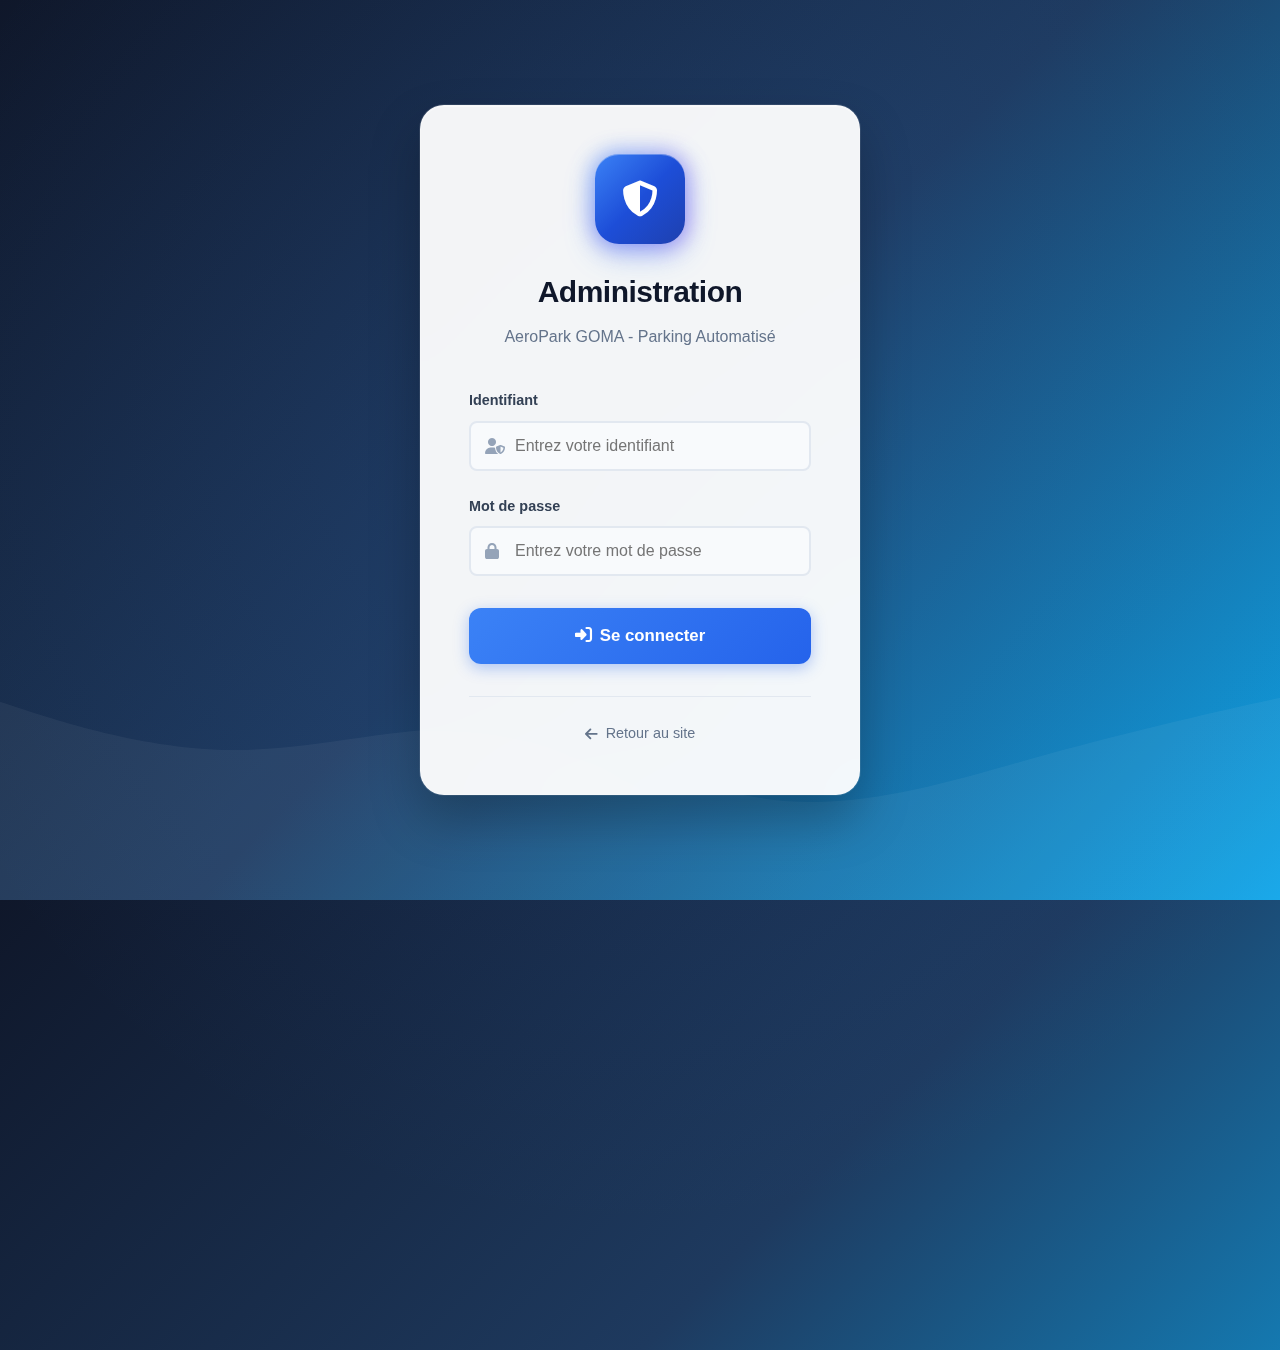
<file: admin/reservations.html>
<!DOCTYPE html>
<html lang="fr">
<head>
    <meta charset="UTF-8">
    <meta name="viewport" content="width=device-width, initial-scale=1.0">
    <title>Réservations - Admin AeroPark GOMA</title>
    <link rel="stylesheet" href="../css/style.css">
    <link rel="stylesheet" href="../css/admin.css">
    <link rel="stylesheet" href="https://cdnjs.cloudflare.com/ajax/libs/font-awesome/6.4.0/css/all.min.css">
</head>
<body class="admin-page">
    <!-- Sidebar -->
    <aside class="admin-sidebar" id="sidebar">
        <div class="sidebar-header">
            <div class="sidebar-logo">
                <i class="fas fa-plane"></i>
                <span>AeroPark GOMA</span>
            </div>
            <button class="sidebar-toggle" id="sidebar-toggle">
                <i class="fas fa-bars"></i>
            </button>
        </div>

        <nav class="sidebar-nav">
            <ul>
                <li>
                    <a href="dashboard.html">
                        <i class="fas fa-tachometer-alt"></i>
                        <span>Tableau de bord</span>
                    </a>
                </li>
                <li>
                    <a href="places.html">
                        <i class="fas fa-parking"></i>
                        <span>Gestion des places</span>
                    </a>
                </li>
                <li class="active">
                    <a href="reservations.html">
                        <i class="fas fa-calendar-check"></i>
                        <span>Réservations</span>
                    </a>
                </li>
                <li>
                    <a href="users.html">
                        <i class="fas fa-users"></i>
                        <span>Utilisateurs</span>
                    </a>
                </li>
                <li>
                    <a href="payments.html">
                        <i class="fas fa-money-bill-wave"></i>
                        <span>Paiements</span>
                    </a>
                </li>
                <li>
                    <a href="settings.html">
                        <i class="fas fa-cog"></i>
                        <span>Paramètres</span>
                    </a>
                </li>
            </ul>
        </nav>

        <div class="sidebar-footer">
            <div class="admin-info">
                <div class="admin-avatar">
                    <i class="fas fa-user-shield"></i>
                </div>
                <div class="admin-details">
                    <span class="admin-name" id="admin-name">Admin</span>
                    <span class="admin-role">Administrateur</span>
                </div>
            </div>
            <button class="btn-logout" id="admin-logout">
                <i class="fas fa-sign-out-alt"></i>
                <span>Déconnexion</span>
            </button>
        </div>
    </aside>

    <!-- Main Content -->
    <main class="admin-main">
        <header class="admin-header">
            <div class="header-left">
                <button class="mobile-menu-toggle" id="mobile-menu-toggle">
                    <i class="fas fa-bars"></i>
                </button>
                <h1>Gestion des Réservations</h1>
            </div>
        </header>

        <div class="admin-content">
            <!-- Stats -->
            <section class="dashboard-stats">
                <div class="stat-card-admin">
                    <div class="stat-card-icon blue">
                        <i class="fas fa-calendar-check"></i>
                    </div>
                    <div class="stat-card-info">
                        <h3 id="stat-total">0</h3>
                        <p>Total réservations</p>
                    </div>
                </div>
                <div class="stat-card-admin">
                    <div class="stat-card-icon green">
                        <i class="fas fa-clock"></i>
                    </div>
                    <div class="stat-card-info">
                        <h3 id="stat-active">0</h3>
                        <p>En cours</p>
                    </div>
                </div>
                <div class="stat-card-admin">
                    <div class="stat-card-icon orange">
                        <i class="fas fa-check-circle"></i>
                    </div>
                    <div class="stat-card-info">
                        <h3 id="stat-completed">0</h3>
                        <p>Terminées</p>
                    </div>
                </div>
                <div class="stat-card-admin">
                    <div class="stat-card-icon red">
                        <i class="fas fa-times-circle"></i>
                    </div>
                    <div class="stat-card-info">
                        <h3 id="stat-cancelled">0</h3>
                        <p>Annulées</p>
                    </div>
                </div>
            </section>

            <!-- Filters -->
            <div class="filters-bar">
                <div class="filter-group">
                    <label>Rechercher:</label>
                    <input type="text" id="search-reservation" placeholder="Place ou utilisateur..." oninput="filterReservations()">
                </div>
                <div class="filter-group">
                    <label>Date:</label>
                    <input type="date" id="filter-date" onchange="filterReservations()">
                </div>
                <div class="filter-group">
                    <label>Statut:</label>
                    <select id="filter-status" onchange="filterReservations()">
                        <option value="all">Tous</option>
                        <option value="active">En cours</option>
                        <option value="completed">Terminées</option>
                        <option value="cancelled">Annulées</option>
                    </select>
                </div>
                <div style="flex: 1;"></div>
                <button class="btn btn-outline" onclick="exportReservations()">
                    <i class="fas fa-download"></i> Exporter
                </button>
            </div>

            <!-- Reservations Table -->
            <div class="dashboard-card full-width">
                <div class="card-header">
                    <h3><i class="fas fa-list"></i> Liste des Réservations</h3>
                    <span id="reservations-count">0 réservations</span>
                </div>
                <div class="card-body">
                    <div class="table-responsive">
                        <table class="admin-table">
                            <thead>
                                <tr>
                                    <th>ID</th>
                                    <th>Utilisateur</th>
                                    <th>Place</th>
                                    <th>Véhicule</th>
                                    <th>Début</th>
                                    <th>Durée</th>
                                    <th>Montant</th>
                                    <th>Statut</th>
                                    <th>Actions</th>
                                </tr>
                            </thead>
                            <tbody id="reservations-table">
                                <tr>
                                    <td colspan="9" class="text-center">Chargement...</td>
                                </tr>
                            </tbody>
                        </table>
                    </div>
                </div>
            </div>
        </div>
    </main>

    <!-- Modal Détails Réservation -->
    <div class="admin-modal" id="reservation-modal">
        <div class="admin-modal-content">
            <div class="modal-header">
                <h3>Détails de la réservation</h3>
                <button class="modal-close" onclick="closeModal()">&times;</button>
            </div>
            <div class="modal-body" id="reservation-details">
                <!-- Contenu généré par JavaScript -->
            </div>
            <div class="modal-footer">
                <button class="btn btn-outline" onclick="closeModal()">Fermer</button>
                <button class="btn btn-danger" id="btn-cancel-reservation" style="display: none;" onclick="cancelCurrentReservation()">
                    <i class="fas fa-times"></i> Annuler
                </button>
            </div>
        </div>
    </div>

    <script src="../js/data.js"></script>
    <script src="../js/admin.js"></script>
    <script>
        let currentReservationId = null;

        // Vérifier l'authentification
        if (!AdminAuth.isLoggedIn()) {
            window.location.href = 'login.html';
        }

        document.addEventListener('DOMContentLoaded', function() {
            // Nettoyer les réservations obsolètes au chargement
            ParkingData.cleanupObsoleteReservations();
            
            loadStats();
            loadReservationsTable();
            initSidebar();

            const admin = AdminAuth.getCurrentAdmin();
            if (admin) {
                document.getElementById('admin-name').textContent = admin.username;
            }
        });

        function loadStats() {
            const stats = ReservationManager.getStats();
            document.getElementById('stat-total').textContent = stats.total;
            document.getElementById('stat-active').textContent = stats.active;
            document.getElementById('stat-completed').textContent = stats.completed;
            document.getElementById('stat-cancelled').textContent = stats.cancelled;
        }

        function loadReservationsTable() {
            const reservations = getFilteredReservations();
            const users = JSON.parse(localStorage.getItem('aeropark_users') || '[]');
            const tbody = document.getElementById('reservations-table');

            document.getElementById('reservations-count').textContent = reservations.length + ' réservations';

            if (reservations.length === 0) {
                tbody.innerHTML = '<tr><td colspan="9" class="text-center text-muted">Aucune réservation trouvée</td></tr>';
                return;
            }

            tbody.innerHTML = reservations.sort((a, b) => new Date(b.createdAt) - new Date(a.createdAt)).map(res => {
                const user = users.find(u => u.id === res.userId);
                const userName = user ? user.name : 'Utilisateur supprimé';
                
                const statusBadges = {
                    active: '<span class="badge success">En cours</span>',
                    completed: '<span class="badge secondary">Terminée</span>',
                    cancelled: '<span class="badge danger">Annulée</span>'
                };
                
                return `
                    <tr>
                        <td><code>#${res.id.slice(-6)}</code></td>
                        <td>${userName}</td>
                        <td><strong>${res.spotId}</strong></td>
                        <td>${res.vehiclePlate || '-'}</td>
                        <td>${AdminUtils.formatDate(res.startTime || res.createdAt)}</td>
                        <td>${res.duration || 1}h</td>
                        <td><strong>${((res.duration || 1) * 1000).toLocaleString('fr-FR')} FC</strong></td>
                        <td>${statusBadges[res.status] || res.status}</td>
                        <td>
                            <button class="btn-icon view" onclick="viewReservation('${res.id}')" title="Voir">
                                <i class="fas fa-eye"></i>
                            </button>
                            ${res.status === 'active' ? `
                                <button class="btn-icon edit" onclick="completeReservation('${res.id}')" title="Terminer">
                                    <i class="fas fa-check"></i>
                                </button>
                                <button class="btn-icon delete" onclick="cancelReservation('${res.id}')" title="Annuler">
                                    <i class="fas fa-times"></i>
                                </button>
                            ` : ''}
                        </td>
                    </tr>
                `;
            }).join('');
        }

        function getFilteredReservations() {
            let reservations = ReservationManager.getAll();
            const users = JSON.parse(localStorage.getItem('aeropark_users') || '[]');
            
            const search = document.getElementById('search-reservation').value.toLowerCase();
            const date = document.getElementById('filter-date').value;
            const status = document.getElementById('filter-status').value;

            if (search) {
                reservations = reservations.filter(r => {
                    const user = users.find(u => u.id === r.userId);
                    const userName = user ? user.name.toLowerCase() : '';
                    return r.spotId.toLowerCase().includes(search) || 
                           userName.includes(search) ||
                           (r.vehiclePlate && r.vehiclePlate.toLowerCase().includes(search));
                });
            }

            if (date) {
                reservations = reservations.filter(r => {
                    const resDate = new Date(r.createdAt).toISOString().split('T')[0];
                    return resDate === date;
                });
            }

            if (status !== 'all') {
                reservations = reservations.filter(r => r.status === status);
            }

            return reservations;
        }

        function filterReservations() {
            loadReservationsTable();
        }

        function viewReservation(reservationId) {
            currentReservationId = reservationId;
            const reservation = ReservationManager.getById(reservationId);
            const users = JSON.parse(localStorage.getItem('aeropark_users') || '[]');
            const user = users.find(u => u.id === reservation.userId);
            const payments = JSON.parse(localStorage.getItem('aeropark_payments') || '[]');
            const payment = payments.find(p => p.reservationId === reservationId);

            const statusInfo = {
                active: { class: 'success', text: 'En cours', icon: 'fa-clock' },
                completed: { class: 'secondary', text: 'Terminée', icon: 'fa-check-circle' },
                cancelled: { class: 'danger', text: 'Annulée', icon: 'fa-times-circle' }
            };
            const status = statusInfo[reservation.status] || statusInfo.active;

            document.getElementById('reservation-details').innerHTML = `
                <div style="text-align: center; margin-bottom: 1.5rem;">
                    <div style="width: 80px; height: 80px; background: var(--primary-color); border-radius: 50%; display: flex; align-items: center; justify-content: center; margin: 0 auto 1rem; color: white; font-size: 2rem;">
                        <i class="fas fa-parking"></i>
                    </div>
                    <h3 style="margin: 0;">Place ${reservation.spotId}</h3>
                    <span class="badge ${status.class}"><i class="fas ${status.icon}"></i> ${status.text}</span>
                </div>
                
                <div style="display: grid; grid-template-columns: repeat(2, 1fr); gap: 1rem; margin-bottom: 1.5rem;">
                    <div style="background: var(--bg-color); padding: 1rem; border-radius: var(--radius-md);">
                        <p style="color: var(--text-secondary); font-size: 0.85rem; margin-bottom: 0.25rem;">
                            <i class="fas fa-user"></i> Utilisateur
                        </p>
                        <strong>${user ? user.name : 'Inconnu'}</strong>
                    </div>
                    <div style="background: var(--bg-color); padding: 1rem; border-radius: var(--radius-md);">
                        <p style="color: var(--text-secondary); font-size: 0.85rem; margin-bottom: 0.25rem;">
                            <i class="fas fa-car"></i> Véhicule
                        </p>
                        <strong>${reservation.vehiclePlate || 'Non renseigné'}</strong>
                    </div>
                    <div style="background: var(--bg-color); padding: 1rem; border-radius: var(--radius-md);">
                        <p style="color: var(--text-secondary); font-size: 0.85rem; margin-bottom: 0.25rem;">
                            <i class="fas fa-calendar"></i> Date début
                        </p>
                        <strong>${AdminUtils.formatDate(reservation.startTime || reservation.createdAt)}</strong>
                    </div>
                    <div style="background: var(--bg-color); padding: 1rem; border-radius: var(--radius-md);">
                        <p style="color: var(--text-secondary); font-size: 0.85rem; margin-bottom: 0.25rem;">
                            <i class="fas fa-hourglass-half"></i> Durée
                        </p>
                        <strong>${reservation.duration || 1} heure(s)</strong>
                    </div>
                </div>

                <div style="background: linear-gradient(135deg, var(--primary-color), var(--secondary-color)); padding: 1.5rem; border-radius: var(--radius-md); color: white; text-align: center; margin-bottom: 1.5rem;">
                    <p style="margin: 0 0 0.5rem; opacity: 0.9;">Montant payé</p>
                    <h2 style="margin: 0; font-size: 2rem;">${((reservation.duration || 1) * 1000).toLocaleString('fr-FR')} FC</h2>
                </div>

                ${payment ? `
                    <h5 style="margin-bottom: 0.75rem;"><i class="fas fa-credit-card"></i> Détails du paiement</h5>
                    <div style="background: var(--bg-color); padding: 1rem; border-radius: var(--radius-md);">
                        <p><strong>Méthode:</strong> ${payment.method === 'orange' ? 'Orange Money' : payment.method === 'airtel' ? 'Airtel Money' : 'M-Pesa'}</p>
                        <p><strong>Téléphone:</strong> ${payment.phone}</p>
                        <p><strong>Statut:</strong> <span class="badge ${payment.status === 'success' ? 'success' : 'danger'}">${payment.status === 'success' ? 'Réussi' : 'Échoué'}</span></p>
                        <p><strong>ID Transaction:</strong> <code>${payment.id}</code></p>
                    </div>
                ` : '<p class="text-muted">Informations de paiement non disponibles</p>'}
            `;

            // Afficher le bouton d'annulation si réservation active
            document.getElementById('btn-cancel-reservation').style.display = 
                reservation.status === 'active' ? 'inline-flex' : 'none';

            document.getElementById('reservation-modal').classList.add('active');
        }

        function closeModal() {
            document.getElementById('reservation-modal').classList.remove('active');
            currentReservationId = null;
        }

        function cancelReservation(reservationId) {
            const reservation = ReservationManager.getById(reservationId);
            if (confirm(`Voulez-vous annuler la réservation de la place ${reservation.spotId} ?`)) {
                ReservationManager.cancel(reservationId);
                loadStats();
                loadReservationsTable();
                AdminUtils.showNotification('Réservation annulée');
            }
        }

        function cancelCurrentReservation() {
            if (currentReservationId) {
                cancelReservation(currentReservationId);
                closeModal();
            }
        }

        function completeReservation(reservationId) {
            const reservation = ReservationManager.getById(reservationId);
            if (confirm(`Marquer la réservation de la place ${reservation.spotId} comme terminée ?`)) {
                ReservationManager.complete(reservationId);
                loadStats();
                loadReservationsTable();
                AdminUtils.showNotification('Réservation terminée');
            }
        }

        function exportReservations() {
            const reservations = getFilteredReservations().map(r => ({
                id: r.id,
                spotId: r.spotId,
                vehiclePlate: r.vehiclePlate || '',
                duration: r.duration || 1,
                amount: (r.duration || 1) * 1000,
                status: r.status,
                createdAt: r.createdAt
            }));
            AdminUtils.exportToCSV(reservations, 'reservations_aeropark.csv');
            AdminUtils.showNotification('Export terminé');
        }

        function initSidebar() {
            const sidebar = document.getElementById('sidebar');
            const sidebarToggle = document.getElementById('sidebar-toggle');
            const mobileToggle = document.getElementById('mobile-menu-toggle');

            sidebarToggle.addEventListener('click', () => sidebar.classList.toggle('collapsed'));
            mobileToggle.addEventListener('click', () => sidebar.classList.toggle('mobile-open'));
            document.getElementById('admin-logout').addEventListener('click', () => {
                AdminAuth.logout();
                window.location.href = 'login.html';
            });
        }
    </script>
</body>
</html>
</file>
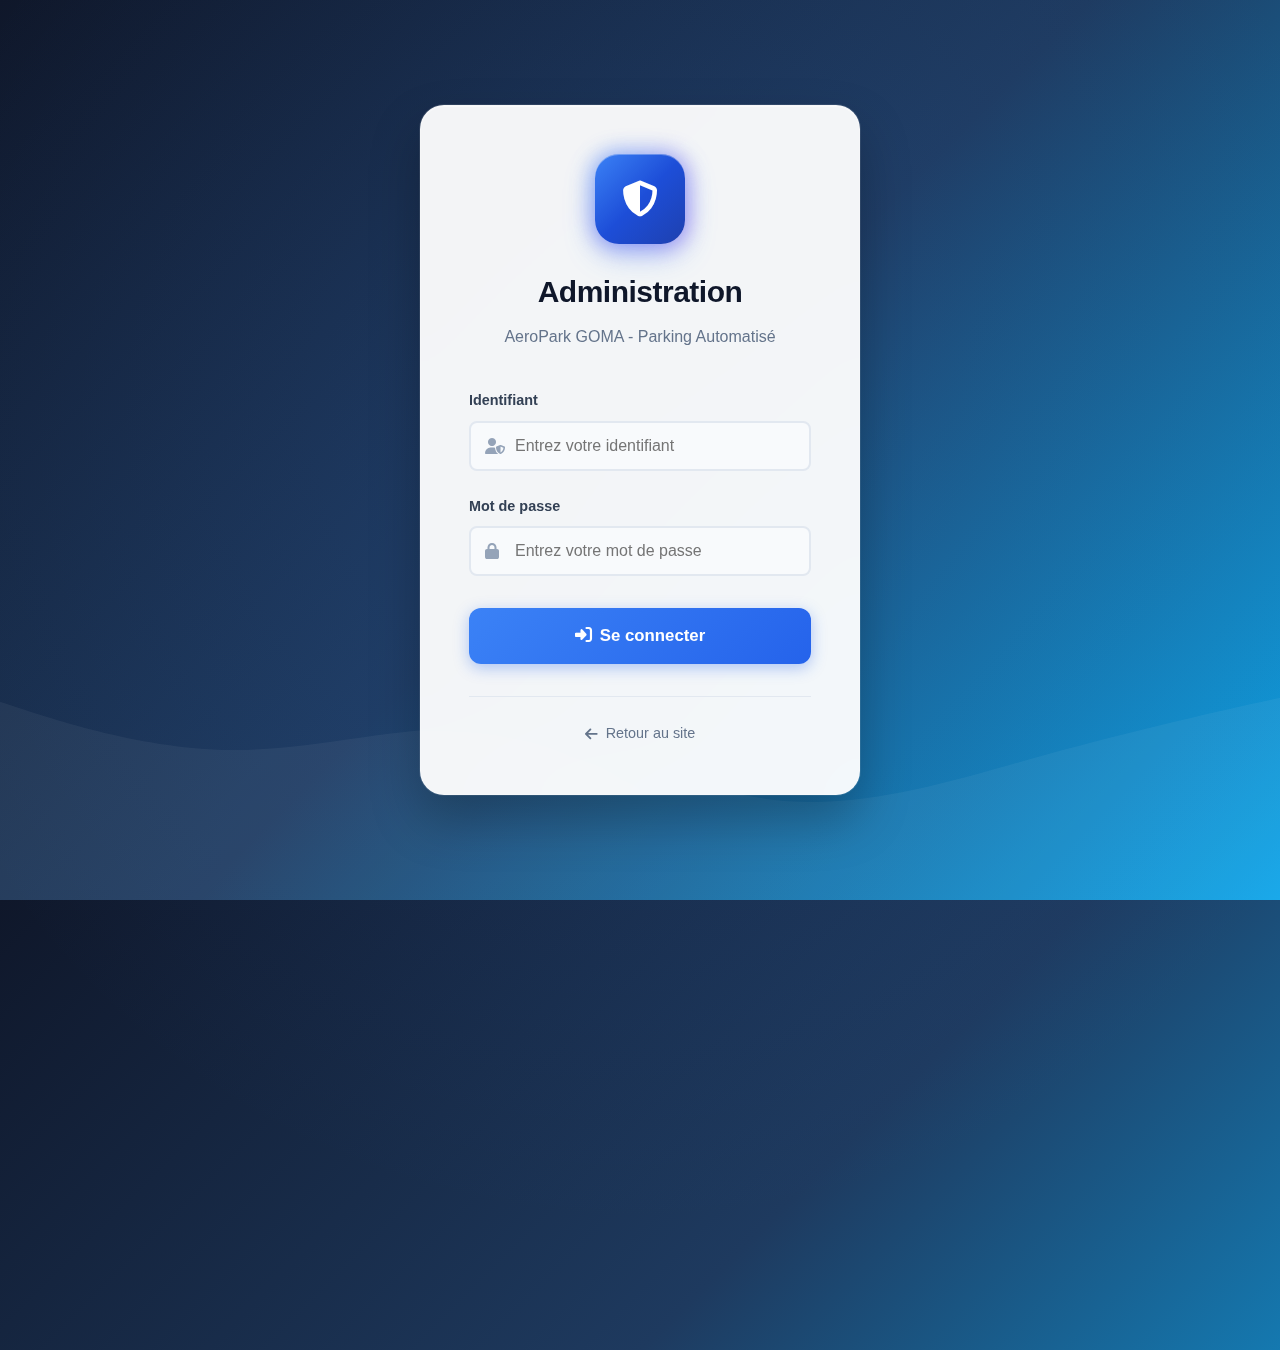
<file: admin/settings.html>
<!DOCTYPE html>
<html lang="fr">
<head>
    <meta charset="UTF-8">
    <meta name="viewport" content="width=device-width, initial-scale=1.0">
    <title>Paramètres - Admin AeroPark GOMA</title>
    <link rel="stylesheet" href="../css/style.css">
    <link rel="stylesheet" href="../css/admin.css">
    <link rel="stylesheet" href="https://cdnjs.cloudflare.com/ajax/libs/font-awesome/6.4.0/css/all.min.css">
</head>
<body class="admin-page">
    <!-- Sidebar -->
    <aside class="admin-sidebar" id="sidebar">
        <div class="sidebar-header">
            <div class="sidebar-logo">
                <i class="fas fa-plane"></i>
                <span>AeroPark GOMA</span>
            </div>
            <button class="sidebar-toggle" id="sidebar-toggle">
                <i class="fas fa-bars"></i>
            </button>
        </div>

        <nav class="sidebar-nav">
            <ul>
                <li>
                    <a href="dashboard.html">
                        <i class="fas fa-tachometer-alt"></i>
                        <span>Tableau de bord</span>
                    </a>
                </li>
                <li>
                    <a href="places.html">
                        <i class="fas fa-parking"></i>
                        <span>Gestion des places</span>
                    </a>
                </li>
                <li>
                    <a href="reservations.html">
                        <i class="fas fa-calendar-check"></i>
                        <span>Réservations</span>
                    </a>
                </li>
                <li>
                    <a href="users.html">
                        <i class="fas fa-users"></i>
                        <span>Utilisateurs</span>
                    </a>
                </li>
                <li>
                    <a href="payments.html">
                        <i class="fas fa-money-bill-wave"></i>
                        <span>Paiements</span>
                    </a>
                </li>
                <li class="active">
                    <a href="settings.html">
                        <i class="fas fa-cog"></i>
                        <span>Paramètres</span>
                    </a>
                </li>
            </ul>
        </nav>

        <div class="sidebar-footer">
            <div class="admin-info">
                <div class="admin-avatar">
                    <i class="fas fa-user-shield"></i>
                </div>
                <div class="admin-details">
                    <span class="admin-name" id="admin-name">Admin</span>
                    <span class="admin-role">Administrateur</span>
                </div>
            </div>
            <button class="btn-logout" id="admin-logout">
                <i class="fas fa-sign-out-alt"></i>
                <span>Déconnexion</span>
            </button>
        </div>
    </aside>

    <!-- Main Content -->
    <main class="admin-main">
        <header class="admin-header">
            <div class="header-left">
                <button class="mobile-menu-toggle" id="mobile-menu-toggle">
                    <i class="fas fa-bars"></i>
                </button>
                <h1>Paramètres</h1>
            </div>
        </header>

        <div class="admin-content">
            <div class="settings-grid">
                <!-- Informations générales -->
                <div class="dashboard-card">
                    <div class="card-header">
                        <h3><i class="fas fa-building"></i> Informations générales</h3>
                    </div>
                    <div class="card-body">
                        <form id="general-settings-form">
                            <div class="form-group">
                                <label for="parking-name">Nom du parking</label>
                                <input type="text" id="parking-name" class="form-control" placeholder="AeroPark GOMA">
                            </div>
                            <div class="form-group">
                                <label for="parking-slogan">Slogan</label>
                                <input type="text" id="parking-slogan" class="form-control" placeholder="Parking Automatisé">
                            </div>
                            <div class="form-group">
                                <label for="parking-address">Adresse</label>
                                <textarea id="parking-address" class="form-control" rows="2" placeholder="Aéroport de Goma, RDC"></textarea>
                            </div>
                            <button type="submit" class="btn btn-primary">
                                <i class="fas fa-save"></i> Enregistrer
                            </button>
                        </form>
                    </div>
                </div>

                <!-- Tarification -->
                <div class="dashboard-card">
                    <div class="card-header">
                        <h3><i class="fas fa-money-bill"></i> Tarification</h3>
                    </div>
                    <div class="card-body">
                        <form id="pricing-settings-form">
                            <div class="form-group">
                                <label for="hourly-rate">Tarif horaire (FC)</label>
                                <input type="number" id="hourly-rate" class="form-control" min="100" step="100" placeholder="1000">
                            </div>
                            <div class="form-group">
                                <label for="max-duration">Durée maximale (heures)</label>
                                <input type="number" id="max-duration" class="form-control" min="1" max="720" placeholder="168">
                            </div>
                            <div class="form-group">
                                <label for="currency">Devise</label>
                                <select id="currency" class="form-control">
                                    <option value="FC">Franc Congolais (FC)</option>
                                    <option value="USD">Dollar US ($)</option>
                                </select>
                            </div>
                            <button type="submit" class="btn btn-primary">
                                <i class="fas fa-save"></i> Enregistrer
                            </button>
                        </form>
                    </div>
                </div>

                <!-- Méthodes de paiement -->
                <div class="dashboard-card">
                    <div class="card-header">
                        <h3><i class="fas fa-credit-card"></i> Méthodes de paiement</h3>
                    </div>
                    <div class="card-body">
                        <form id="payment-methods-form">
                            <div class="payment-method-item">
                                <label class="toggle-switch">
                                    <input type="checkbox" id="orange-enabled" checked>
                                    <span class="toggle-slider"></span>
                                </label>
                                <div class="payment-method-info">
                                    <img src="../logo/orange_money_logo.png" alt="Orange Money" style="height: 30px;">
                                    <span>Orange Money</span>
                                </div>
                            </div>
                            <div class="payment-method-item">
                                <label class="toggle-switch">
                                    <input type="checkbox" id="airtel-enabled" checked>
                                    <span class="toggle-slider"></span>
                                </label>
                                <div class="payment-method-info">
                                    <img src="../logo/airtel-money.png" alt="Airtel Money" style="height: 30px;">
                                    <span>Airtel Money</span>
                                </div>
                            </div>
                            <div class="payment-method-item">
                                <label class="toggle-switch">
                                    <input type="checkbox" id="mpesa-enabled" checked>
                                    <span class="toggle-slider"></span>
                                </label>
                                <div class="payment-method-info">
                                    <img src="../logo/Mpesa.png" alt="M-Pesa" style="height: 30px;">
                                    <span>M-Pesa</span>
                                </div>
                            </div>
                            <button type="submit" class="btn btn-primary" style="margin-top: 1rem;">
                                <i class="fas fa-save"></i> Enregistrer
                            </button>
                        </form>
                    </div>
                </div>

                <!-- Contact -->
                <div class="dashboard-card">
                    <div class="card-header">
                        <h3><i class="fas fa-phone"></i> Contact</h3>
                    </div>
                    <div class="card-body">
                        <form id="contact-settings-form">
                            <div class="form-group">
                                <label for="contact-phone">Téléphone</label>
                                <input type="tel" id="contact-phone" class="form-control" placeholder="+243 XXX XXX XXX">
                            </div>
                            <div class="form-group">
                                <label for="contact-email">Email</label>
                                <input type="email" id="contact-email" class="form-control" placeholder="contact@aeropark.cd">
                            </div>
                            <div class="form-group">
                                <label for="whatsapp">WhatsApp</label>
                                <input type="tel" id="whatsapp" class="form-control" placeholder="+243 XXX XXX XXX">
                            </div>
                            <button type="submit" class="btn btn-primary">
                                <i class="fas fa-save"></i> Enregistrer
                            </button>
                        </form>
                    </div>
                </div>

                <!-- Configuration Admin -->
                <div class="dashboard-card">
                    <div class="card-header">
                        <h3><i class="fas fa-user-shield"></i> Compte Administrateur</h3>
                    </div>
                    <div class="card-body">
                        <form id="admin-settings-form">
                            <div class="form-group">
                                <label for="admin-username">Nom d'utilisateur</label>
                                <input type="text" id="admin-username" class="form-control" placeholder="admin">
                            </div>
                            <div class="form-group">
                                <label for="current-password">Mot de passe actuel</label>
                                <input type="password" id="current-password" class="form-control">
                            </div>
                            <div class="form-group">
                                <label for="new-password">Nouveau mot de passe</label>
                                <input type="password" id="new-password" class="form-control">
                            </div>
                            <div class="form-group">
                                <label for="confirm-password">Confirmer le mot de passe</label>
                                <input type="password" id="confirm-password" class="form-control">
                            </div>
                            <button type="submit" class="btn btn-primary">
                                <i class="fas fa-save"></i> Modifier
                            </button>
                        </form>
                    </div>
                </div>

                <!-- Données système -->
                <div class="dashboard-card">
                    <div class="card-header">
                        <h3><i class="fas fa-database"></i> Données système</h3>
                    </div>
                    <div class="card-body">
                        <div class="data-info">
                            <p><strong>Utilisateurs:</strong> <span id="data-users">0</span></p>
                            <p><strong>Réservations:</strong> <span id="data-reservations">0</span></p>
                            <p><strong>Paiements:</strong> <span id="data-payments">0</span></p>
                            <p><strong>Places de parking:</strong> <span id="data-spots">0</span></p>
                        </div>
                        <hr style="margin: 1rem 0; border-color: var(--border-color);">
                        <div class="data-actions">
                            <button class="btn btn-outline" onclick="exportAllData()">
                                <i class="fas fa-download"></i> Exporter tout
                            </button>
                            <button class="btn btn-danger" onclick="resetData()">
                                <i class="fas fa-trash"></i> Réinitialiser
                            </button>
                        </div>
                        <p class="text-muted" style="margin-top: 1rem; font-size: 0.85rem;">
                            <i class="fas fa-info-circle"></i> Les données sont stockées localement dans le navigateur.
                        </p>
                    </div>
                </div>
            </div>
        </div>
    </main>

    <script src="../js/data.js"></script>
    <script src="../js/admin.js"></script>
    <script>
        // Vérifier l'authentification
        if (!AdminAuth.isLoggedIn()) {
            window.location.href = 'login.html';
        }

        document.addEventListener('DOMContentLoaded', function() {
            loadSettings();
            loadDataStats();
            initForms();
            initSidebar();

            const admin = AdminAuth.getCurrentAdmin();
            if (admin) {
                document.getElementById('admin-name').textContent = admin.username;
                document.getElementById('admin-username').value = admin.username;
            }
        });

        function loadSettings() {
            const settings = ParkingSettings.get();

            // Informations générales
            document.getElementById('parking-name').value = settings.name || 'AeroPark GOMA';
            document.getElementById('parking-slogan').value = settings.slogan || 'Parking Automatisé';
            document.getElementById('parking-address').value = settings.address || 'Aéroport de Goma, RDC';

            // Tarification
            document.getElementById('hourly-rate').value = settings.hourlyRate || 1000;
            document.getElementById('max-duration').value = settings.maxDuration || 168;
            document.getElementById('currency').value = settings.currency || 'FC';

            // Méthodes de paiement
            document.getElementById('orange-enabled').checked = settings.paymentMethods?.orange !== false;
            document.getElementById('airtel-enabled').checked = settings.paymentMethods?.airtel !== false;
            document.getElementById('mpesa-enabled').checked = settings.paymentMethods?.mpesa !== false;

            // Contact
            document.getElementById('contact-phone').value = settings.phone || '';
            document.getElementById('contact-email').value = settings.email || '';
            document.getElementById('whatsapp').value = settings.whatsapp || '';
        }

        function loadDataStats() {
            const users = JSON.parse(localStorage.getItem('aeropark_users') || '[]');
            const reservations = ParkingData.getReservations();
            const payments = JSON.parse(localStorage.getItem('aeropark_payments') || '[]');
            const spots = ParkingData.getSpots();

            document.getElementById('data-users').textContent = users.length;
            document.getElementById('data-reservations').textContent = reservations.length;
            document.getElementById('data-payments').textContent = payments.length;
            document.getElementById('data-spots').textContent = spots.length;
        }

        function initForms() {
            // Informations générales
            document.getElementById('general-settings-form').addEventListener('submit', function(e) {
                e.preventDefault();
                const settings = ParkingSettings.get();
                settings.name = document.getElementById('parking-name').value;
                settings.slogan = document.getElementById('parking-slogan').value;
                settings.address = document.getElementById('parking-address').value;
                ParkingSettings.save(settings);
                AdminUtils.showNotification('Informations enregistrées');
            });

            // Tarification
            document.getElementById('pricing-settings-form').addEventListener('submit', function(e) {
                e.preventDefault();
                const settings = ParkingSettings.get();
                settings.hourlyRate = parseInt(document.getElementById('hourly-rate').value);
                settings.maxDuration = parseInt(document.getElementById('max-duration').value);
                settings.currency = document.getElementById('currency').value;
                ParkingSettings.save(settings);
                AdminUtils.showNotification('Tarification enregistrée');
            });

            // Méthodes de paiement
            document.getElementById('payment-methods-form').addEventListener('submit', function(e) {
                e.preventDefault();
                const settings = ParkingSettings.get();
                settings.paymentMethods = {
                    orange: document.getElementById('orange-enabled').checked,
                    airtel: document.getElementById('airtel-enabled').checked,
                    mpesa: document.getElementById('mpesa-enabled').checked
                };
                ParkingSettings.save(settings);
                AdminUtils.showNotification('Méthodes de paiement enregistrées');
            });

            // Contact
            document.getElementById('contact-settings-form').addEventListener('submit', function(e) {
                e.preventDefault();
                const settings = ParkingSettings.get();
                settings.phone = document.getElementById('contact-phone').value;
                settings.email = document.getElementById('contact-email').value;
                settings.whatsapp = document.getElementById('whatsapp').value;
                ParkingSettings.save(settings);
                AdminUtils.showNotification('Informations de contact enregistrées');
            });

            // Compte admin
            document.getElementById('admin-settings-form').addEventListener('submit', function(e) {
                e.preventDefault();
                const currentPassword = document.getElementById('current-password').value;
                const newPassword = document.getElementById('new-password').value;
                const confirmPassword = document.getElementById('confirm-password').value;

                if (!currentPassword) {
                    AdminUtils.showNotification('Veuillez entrer le mot de passe actuel', 'error');
                    return;
                }

                const admin = AdminAuth.getCurrentAdmin();
                if (currentPassword !== admin.password) {
                    AdminUtils.showNotification('Mot de passe actuel incorrect', 'error');
                    return;
                }

                if (newPassword && newPassword !== confirmPassword) {
                    AdminUtils.showNotification('Les mots de passe ne correspondent pas', 'error');
                    return;
                }

                // Mettre à jour les credentials
                const credentials = {
                    username: document.getElementById('admin-username').value || admin.username,
                    password: newPassword || admin.password
                };
                
                localStorage.setItem('aeropark_admin_credentials', JSON.stringify(credentials));
                AdminUtils.showNotification('Compte administrateur mis à jour');

                // Reset form
                document.getElementById('current-password').value = '';
                document.getElementById('new-password').value = '';
                document.getElementById('confirm-password').value = '';
            });
        }

        function exportAllData() {
            const data = {
                users: JSON.parse(localStorage.getItem('aeropark_users') || '[]'),
                reservations: ParkingData.getReservations(),
                payments: JSON.parse(localStorage.getItem('aeropark_payments') || '[]'),
                spots: ParkingData.getSpots(),
                settings: ParkingSettings.get(),
                exportDate: new Date().toISOString()
            };

            const blob = new Blob([JSON.stringify(data, null, 2)], { type: 'application/json' });
            const url = URL.createObjectURL(blob);
            const a = document.createElement('a');
            a.href = url;
            a.download = `aeropark_backup_${new Date().toISOString().split('T')[0]}.json`;
            a.click();
            URL.revokeObjectURL(url);

            AdminUtils.showNotification('Export complet terminé');
        }

        function resetData() {
            if (!confirm('⚠️ ATTENTION: Cette action supprimera TOUTES les données (utilisateurs, réservations, paiements). Cette action est irréversible. Continuer ?')) {
                return;
            }

            if (!confirm('Êtes-vous VRAIMENT sûr ? Tapez OK pour confirmer.')) {
                return;
            }

            // Supprimer toutes les données
            localStorage.removeItem('aeropark_users');
            localStorage.removeItem('aeropark_reservations');
            localStorage.removeItem('aeropark_payments');
            localStorage.removeItem('aeropark_spots');
            
            // Réinitialiser les places de parking
            ParkingData.init();

            AdminUtils.showNotification('Données réinitialisées');
            loadDataStats();
        }

        function initSidebar() {
            const sidebar = document.getElementById('sidebar');
            const sidebarToggle = document.getElementById('sidebar-toggle');
            const mobileToggle = document.getElementById('mobile-menu-toggle');

            sidebarToggle.addEventListener('click', () => sidebar.classList.toggle('collapsed'));
            mobileToggle.addEventListener('click', () => sidebar.classList.toggle('mobile-open'));
            document.getElementById('admin-logout').addEventListener('click', () => {
                AdminAuth.logout();
                window.location.href = 'login.html';
            });
        }
    </script>

    <style>
        .settings-grid {
            display: grid;
            grid-template-columns: repeat(auto-fit, minmax(350px, 1fr));
            gap: 1.5rem;
        }

        .form-group {
            margin-bottom: 1rem;
        }

        .form-group label {
            display: block;
            margin-bottom: 0.5rem;
            font-weight: 500;
            color: var(--text-primary);
        }

        .form-control {
            width: 100%;
            padding: 0.75rem 1rem;
            border: 1px solid var(--border-color);
            border-radius: var(--radius-md);
            font-size: 1rem;
            transition: border-color 0.3s, box-shadow 0.3s;
        }

        .form-control:focus {
            outline: none;
            border-color: var(--primary-color);
            box-shadow: 0 0 0 3px rgba(44, 82, 130, 0.1);
        }

        textarea.form-control {
            resize: vertical;
            min-height: 80px;
        }

        .payment-method-item {
            display: flex;
            align-items: center;
            gap: 1rem;
            padding: 1rem;
            background: var(--bg-color);
            border-radius: var(--radius-md);
            margin-bottom: 0.75rem;
        }

        .payment-method-info {
            display: flex;
            align-items: center;
            gap: 0.75rem;
        }

        .toggle-switch {
            position: relative;
            width: 50px;
            height: 26px;
            cursor: pointer;
        }

        .toggle-switch input {
            opacity: 0;
            width: 0;
            height: 0;
        }

        .toggle-slider {
            position: absolute;
            inset: 0;
            background: #ccc;
            border-radius: 26px;
            transition: 0.3s;
        }

        .toggle-slider::before {
            content: '';
            position: absolute;
            width: 20px;
            height: 20px;
            left: 3px;
            top: 3px;
            background: white;
            border-radius: 50%;
            transition: 0.3s;
        }

        .toggle-switch input:checked + .toggle-slider {
            background: var(--primary-color);
        }

        .toggle-switch input:checked + .toggle-slider::before {
            transform: translateX(24px);
        }

        .data-info p {
            display: flex;
            justify-content: space-between;
            padding: 0.5rem 0;
            border-bottom: 1px dashed var(--border-color);
        }

        .data-info p:last-child {
            border-bottom: none;
        }

        .data-actions {
            display: flex;
            gap: 1rem;
            flex-wrap: wrap;
        }

        .btn-danger {
            background: var(--danger-color);
            color: white;
        }

        .btn-danger:hover {
            background: #c0392b;
        }

        @media (max-width: 768px) {
            .settings-grid {
                grid-template-columns: 1fr;
            }

            .data-actions {
                flex-direction: column;
            }

            .data-actions .btn {
                width: 100%;
            }
        }
    </style>
</body>
</html>
</file>
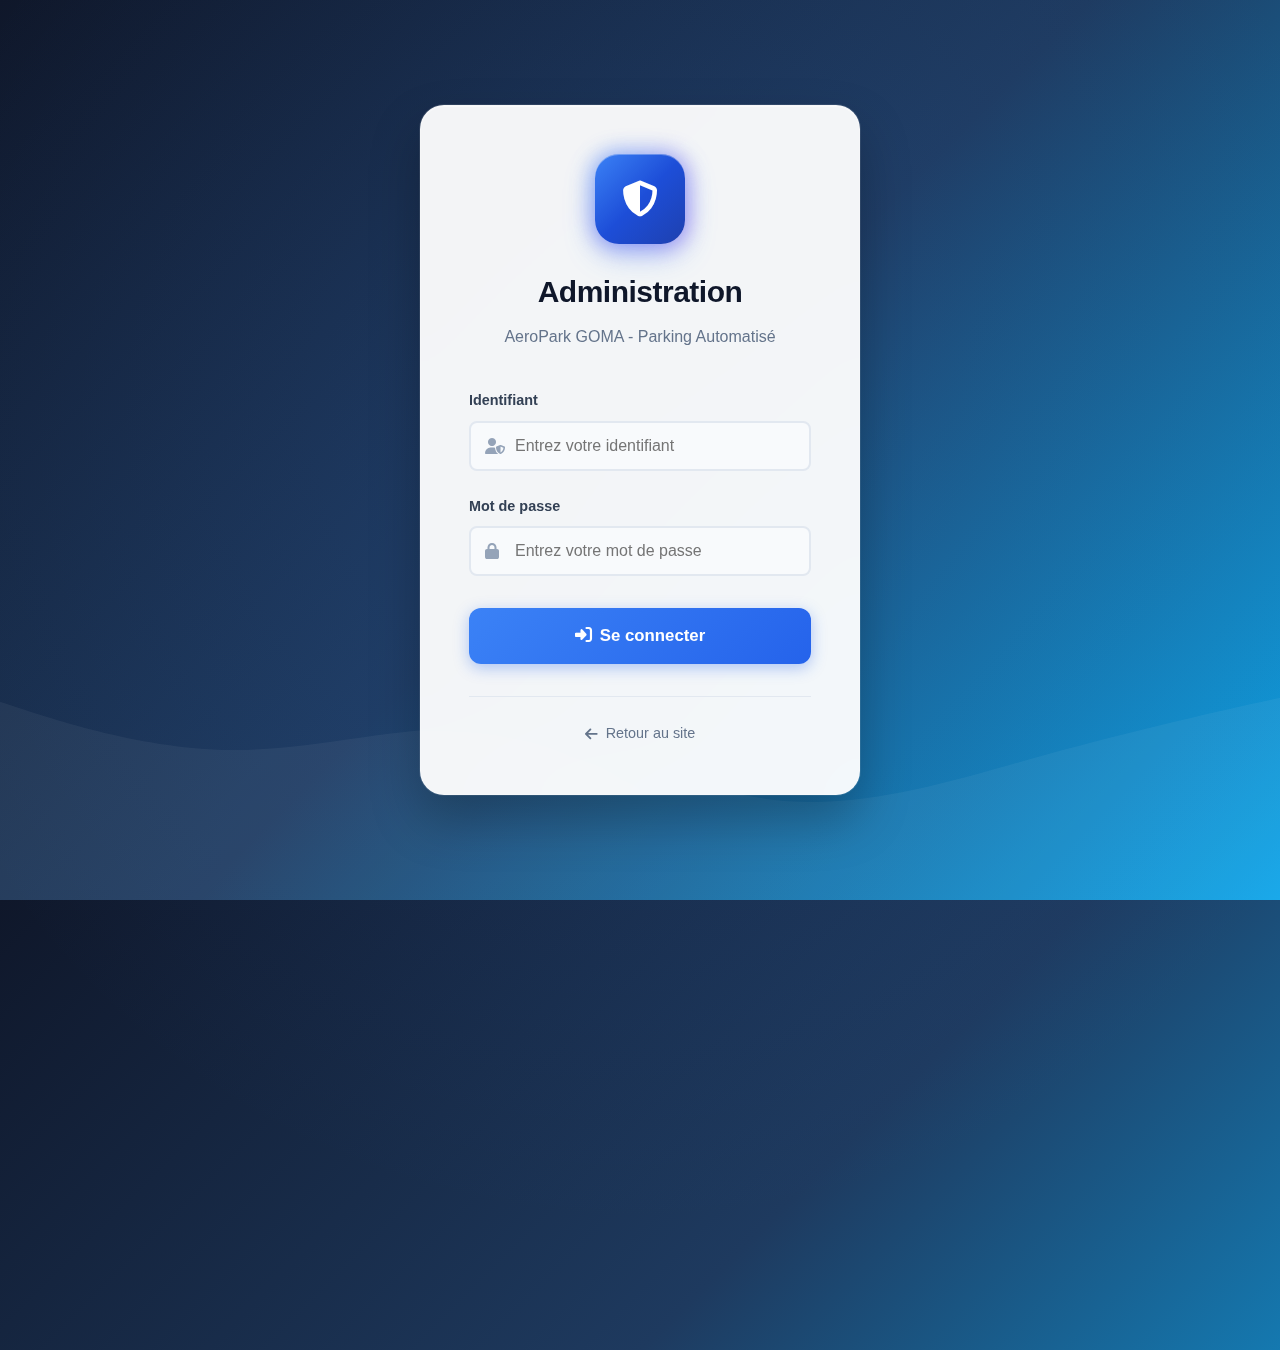
<file: admin/users.html>
<!DOCTYPE html>
<html lang="fr">
<head>
    <meta charset="UTF-8">
    <meta name="viewport" content="width=device-width, initial-scale=1.0">
    <title>Utilisateurs - Admin AeroPark GOMA</title>
    <link rel="stylesheet" href="../css/style.css">
    <link rel="stylesheet" href="../css/admin.css">
    <link rel="stylesheet" href="https://cdnjs.cloudflare.com/ajax/libs/font-awesome/6.4.0/css/all.min.css">
</head>
<body class="admin-page">
    <!-- Sidebar -->
    <aside class="admin-sidebar" id="sidebar">
        <div class="sidebar-header">
            <div class="sidebar-logo">
                <i class="fas fa-plane"></i>
                <span>AeroPark GOMA</span>
            </div>
            <button class="sidebar-toggle" id="sidebar-toggle">
                <i class="fas fa-bars"></i>
            </button>
        </div>

        <nav class="sidebar-nav">
            <ul>
                <li>
                    <a href="dashboard.html">
                        <i class="fas fa-tachometer-alt"></i>
                        <span>Tableau de bord</span>
                    </a>
                </li>
                <li>
                    <a href="places.html">
                        <i class="fas fa-parking"></i>
                        <span>Gestion des places</span>
                    </a>
                </li>
                <li>
                    <a href="reservations.html">
                        <i class="fas fa-calendar-check"></i>
                        <span>Réservations</span>
                    </a>
                </li>
                <li class="active">
                    <a href="users.html">
                        <i class="fas fa-users"></i>
                        <span>Utilisateurs</span>
                    </a>
                </li>
                <li>
                    <a href="payments.html">
                        <i class="fas fa-money-bill-wave"></i>
                        <span>Paiements</span>
                    </a>
                </li>
                <li>
                    <a href="settings.html">
                        <i class="fas fa-cog"></i>
                        <span>Paramètres</span>
                    </a>
                </li>
            </ul>
        </nav>

        <div class="sidebar-footer">
            <div class="admin-info">
                <div class="admin-avatar">
                    <i class="fas fa-user-shield"></i>
                </div>
                <div class="admin-details">
                    <span class="admin-name" id="admin-name">Admin</span>
                    <span class="admin-role">Administrateur</span>
                </div>
            </div>
            <button class="btn-logout" id="admin-logout">
                <i class="fas fa-sign-out-alt"></i>
                <span>Déconnexion</span>
            </button>
        </div>
    </aside>

    <!-- Main Content -->
    <main class="admin-main">
        <header class="admin-header">
            <div class="header-left">
                <button class="mobile-menu-toggle" id="mobile-menu-toggle">
                    <i class="fas fa-bars"></i>
                </button>
                <h1>Gestion des Utilisateurs</h1>
            </div>
        </header>

        <div class="admin-content">
            <!-- Stats -->
            <section class="dashboard-stats">
                <div class="stat-card-admin">
                    <div class="stat-card-icon purple">
                        <i class="fas fa-users"></i>
                    </div>
                    <div class="stat-card-info">
                        <h3 id="stat-total">0</h3>
                        <p>Total utilisateurs</p>
                    </div>
                </div>
                <div class="stat-card-admin">
                    <div class="stat-card-icon green">
                        <i class="fas fa-user-check"></i>
                    </div>
                    <div class="stat-card-info">
                        <h3 id="stat-active">0</h3>
                        <p>Actifs</p>
                    </div>
                </div>
                <div class="stat-card-admin">
                    <div class="stat-card-icon red">
                        <i class="fas fa-user-slash"></i>
                    </div>
                    <div class="stat-card-info">
                        <h3 id="stat-blocked">0</h3>
                        <p>Bloqués</p>
                    </div>
                </div>
            </section>

            <!-- Filters -->
            <div class="filters-bar">
                <div class="filter-group">
                    <label>Rechercher:</label>
                    <input type="text" id="search-user" placeholder="Nom ou email..." oninput="filterUsers()">
                </div>
                <div class="filter-group">
                    <label>Statut:</label>
                    <select id="filter-status" onchange="filterUsers()">
                        <option value="all">Tous</option>
                        <option value="active">Actifs</option>
                        <option value="blocked">Bloqués</option>
                    </select>
                </div>
                <div style="flex: 1;"></div>
                <button class="btn btn-outline" onclick="exportUsers()">
                    <i class="fas fa-download"></i> Exporter
                </button>
            </div>

            <!-- Users Table -->
            <div class="dashboard-card full-width">
                <div class="card-header">
                    <h3><i class="fas fa-users"></i> Liste des Utilisateurs</h3>
                    <span id="users-count">0 utilisateurs</span>
                </div>
                <div class="card-body">
                    <div class="table-responsive">
                        <table class="admin-table">
                            <thead>
                                <tr>
                                    <th>ID</th>
                                    <th>Nom</th>
                                    <th>Email</th>
                                    <th>Date inscription</th>
                                    <th>Réservations</th>
                                    <th>Statut</th>
                                    <th>Actions</th>
                                </tr>
                            </thead>
                            <tbody id="users-table">
                                <tr>
                                    <td colspan="7" class="text-center">Chargement...</td>
                                </tr>
                            </tbody>
                        </table>
                    </div>
                </div>
            </div>
        </div>
    </main>

    <!-- Modal Détails Utilisateur -->
    <div class="admin-modal" id="user-modal">
        <div class="admin-modal-content">
            <div class="modal-header">
                <h3>Détails de l'utilisateur</h3>
                <button class="modal-close" onclick="closeModal()">&times;</button>
            </div>
            <div class="modal-body" id="user-details">
                <!-- Contenu généré par JavaScript -->
            </div>
            <div class="modal-footer">
                <button class="btn btn-outline" onclick="closeModal()">Fermer</button>
            </div>
        </div>
    </div>

    <script src="../js/data.js"></script>
    <script src="../js/admin.js"></script>
    <script>
        // Vérifier l'authentification
        if (!AdminAuth.isLoggedIn()) {
            window.location.href = 'login.html';
        }

        document.addEventListener('DOMContentLoaded', function() {
            loadStats();
            loadUsersTable();
            initSidebar();

            const admin = AdminAuth.getCurrentAdmin();
            if (admin) {
                document.getElementById('admin-name').textContent = admin.username;
            }
        });

        function loadStats() {
            const stats = UserManager.getStats();
            document.getElementById('stat-total').textContent = stats.total;
            document.getElementById('stat-active').textContent = stats.active;
            document.getElementById('stat-blocked').textContent = stats.blocked;
        }

        function loadUsersTable() {
            const users = getFilteredUsers();
            const reservations = ParkingData.getReservations();
            const tbody = document.getElementById('users-table');

            document.getElementById('users-count').textContent = users.length + ' utilisateurs';

            if (users.length === 0) {
                tbody.innerHTML = '<tr><td colspan="7" class="text-center text-muted">Aucun utilisateur trouvé</td></tr>';
                return;
            }

            tbody.innerHTML = users.map(user => {
                const userReservations = reservations.filter(r => r.userId === user.id);
                const statusClass = user.blocked ? 'danger' : 'success';
                const statusText = user.blocked ? 'Bloqué' : 'Actif';
                
                return `
                    <tr>
                        <td>#${user.id.slice(-6)}</td>
                        <td><strong>${user.name}</strong></td>
                        <td>${user.email}</td>
                        <td>${AdminUtils.formatDate(user.createdAt)}</td>
                        <td>${userReservations.length}</td>
                        <td><span class="badge ${statusClass}">${statusText}</span></td>
                        <td>
                            <button class="btn-icon view" onclick="viewUser('${user.id}')" title="Voir">
                                <i class="fas fa-eye"></i>
                            </button>
                            ${user.blocked ? `
                                <button class="btn-icon edit" onclick="unblockUser('${user.id}')" title="Débloquer">
                                    <i class="fas fa-unlock"></i>
                                </button>
                            ` : `
                                <button class="btn-icon delete" onclick="blockUser('${user.id}')" title="Bloquer">
                                    <i class="fas fa-ban"></i>
                                </button>
                            `}
                            <button class="btn-icon delete" onclick="deleteUser('${user.id}')" title="Supprimer">
                                <i class="fas fa-trash"></i>
                            </button>
                        </td>
                    </tr>
                `;
            }).join('');
        }

        function getFilteredUsers() {
            let users = UserManager.getAll();
            const search = document.getElementById('search-user').value.toLowerCase();
            const status = document.getElementById('filter-status').value;

            if (search) {
                users = users.filter(u => 
                    u.name.toLowerCase().includes(search) || 
                    u.email.toLowerCase().includes(search)
                );
            }

            if (status === 'active') {
                users = users.filter(u => !u.blocked);
            } else if (status === 'blocked') {
                users = users.filter(u => u.blocked);
            }

            return users;
        }

        function filterUsers() {
            loadUsersTable();
        }

        function viewUser(userId) {
            const user = UserManager.getById(userId);
            const reservations = ParkingData.getReservations().filter(r => r.userId === userId);
            const payments = JSON.parse(localStorage.getItem('aeropark_payments') || '[]').filter(p => p.userId === userId);
            
            const totalSpent = payments.reduce((sum, p) => sum + (p.amount || 0), 0);

            document.getElementById('user-details').innerHTML = `
                <div style="margin-bottom: 1.5rem;">
                    <div style="display: flex; align-items: center; gap: 1rem; margin-bottom: 1rem;">
                        <div style="width: 60px; height: 60px; background: var(--primary-color); border-radius: 50%; display: flex; align-items: center; justify-content: center; color: white; font-size: 1.5rem;">
                            <i class="fas fa-user"></i>
                        </div>
                        <div>
                            <h4 style="margin: 0;">${user.name}</h4>
                            <p style="margin: 0; color: var(--text-secondary);">${user.email}</p>
                        </div>
                    </div>
                </div>
                
                <div style="display: grid; grid-template-columns: repeat(2, 1fr); gap: 1rem; margin-bottom: 1.5rem;">
                    <div style="background: var(--bg-color); padding: 1rem; border-radius: var(--radius-md);">
                        <p style="color: var(--text-secondary); font-size: 0.85rem; margin-bottom: 0.25rem;">Inscrit le</p>
                        <strong>${AdminUtils.formatDate(user.createdAt)}</strong>
                    </div>
                    <div style="background: var(--bg-color); padding: 1rem; border-radius: var(--radius-md);">
                        <p style="color: var(--text-secondary); font-size: 0.85rem; margin-bottom: 0.25rem;">Statut</p>
                        <span class="badge ${user.blocked ? 'danger' : 'success'}">${user.blocked ? 'Bloqué' : 'Actif'}</span>
                    </div>
                    <div style="background: var(--bg-color); padding: 1rem; border-radius: var(--radius-md);">
                        <p style="color: var(--text-secondary); font-size: 0.85rem; margin-bottom: 0.25rem;">Réservations</p>
                        <strong>${reservations.length}</strong>
                    </div>
                    <div style="background: var(--bg-color); padding: 1rem; border-radius: var(--radius-md);">
                        <p style="color: var(--text-secondary); font-size: 0.85rem; margin-bottom: 0.25rem;">Total dépensé</p>
                        <strong>${totalSpent.toLocaleString('fr-FR')} FC</strong>
                    </div>
                </div>

                ${reservations.length > 0 ? `
                    <h5 style="margin-bottom: 0.75rem;">Dernières réservations</h5>
                    <table class="admin-table" style="font-size: 0.9rem;">
                        <thead>
                            <tr>
                                <th>Place</th>
                                <th>Date</th>
                                <th>Statut</th>
                            </tr>
                        </thead>
                        <tbody>
                            ${reservations.slice(-5).reverse().map(r => `
                                <tr>
                                    <td>${r.spotId}</td>
                                    <td>${AdminUtils.formatDate(r.createdAt)}</td>
                                    <td><span class="badge ${r.status === 'active' ? 'success' : 'secondary'}">${r.status}</span></td>
                                </tr>
                            `).join('')}
                        </tbody>
                    </table>
                ` : '<p class="text-muted">Aucune réservation</p>'}
            `;

            document.getElementById('user-modal').classList.add('active');
        }

        function closeModal() {
            document.getElementById('user-modal').classList.remove('active');
        }

        function blockUser(userId) {
            const user = UserManager.getById(userId);
            if (confirm(`Voulez-vous bloquer l'utilisateur "${user.name}" ?`)) {
                UserManager.block(userId);
                loadStats();
                loadUsersTable();
                AdminUtils.showNotification('Utilisateur bloqué');
            }
        }

        function unblockUser(userId) {
            UserManager.unblock(userId);
            loadStats();
            loadUsersTable();
            AdminUtils.showNotification('Utilisateur débloqué');
        }

        function deleteUser(userId) {
            const user = UserManager.getById(userId);
            if (confirm(`Voulez-vous supprimer définitivement l'utilisateur "${user.name}" ?`)) {
                UserManager.delete(userId);
                loadStats();
                loadUsersTable();
                AdminUtils.showNotification('Utilisateur supprimé');
            }
        }

        function exportUsers() {
            const users = UserManager.getAll().map(u => ({
                id: u.id,
                name: u.name,
                email: u.email,
                createdAt: u.createdAt,
                status: u.blocked ? 'Bloqué' : 'Actif'
            }));
            AdminUtils.exportToCSV(users, 'utilisateurs_aeropark.csv');
            AdminUtils.showNotification('Export terminé');
        }

        function initSidebar() {
            const sidebar = document.getElementById('sidebar');
            const sidebarToggle = document.getElementById('sidebar-toggle');
            const mobileToggle = document.getElementById('mobile-menu-toggle');

            sidebarToggle.addEventListener('click', () => sidebar.classList.toggle('collapsed'));
            mobileToggle.addEventListener('click', () => sidebar.classList.toggle('mobile-open'));
            document.getElementById('admin-logout').addEventListener('click', () => {
                AdminAuth.logout();
                window.location.href = 'login.html';
            });
        }
    </script>
</body>
</html>
</file>
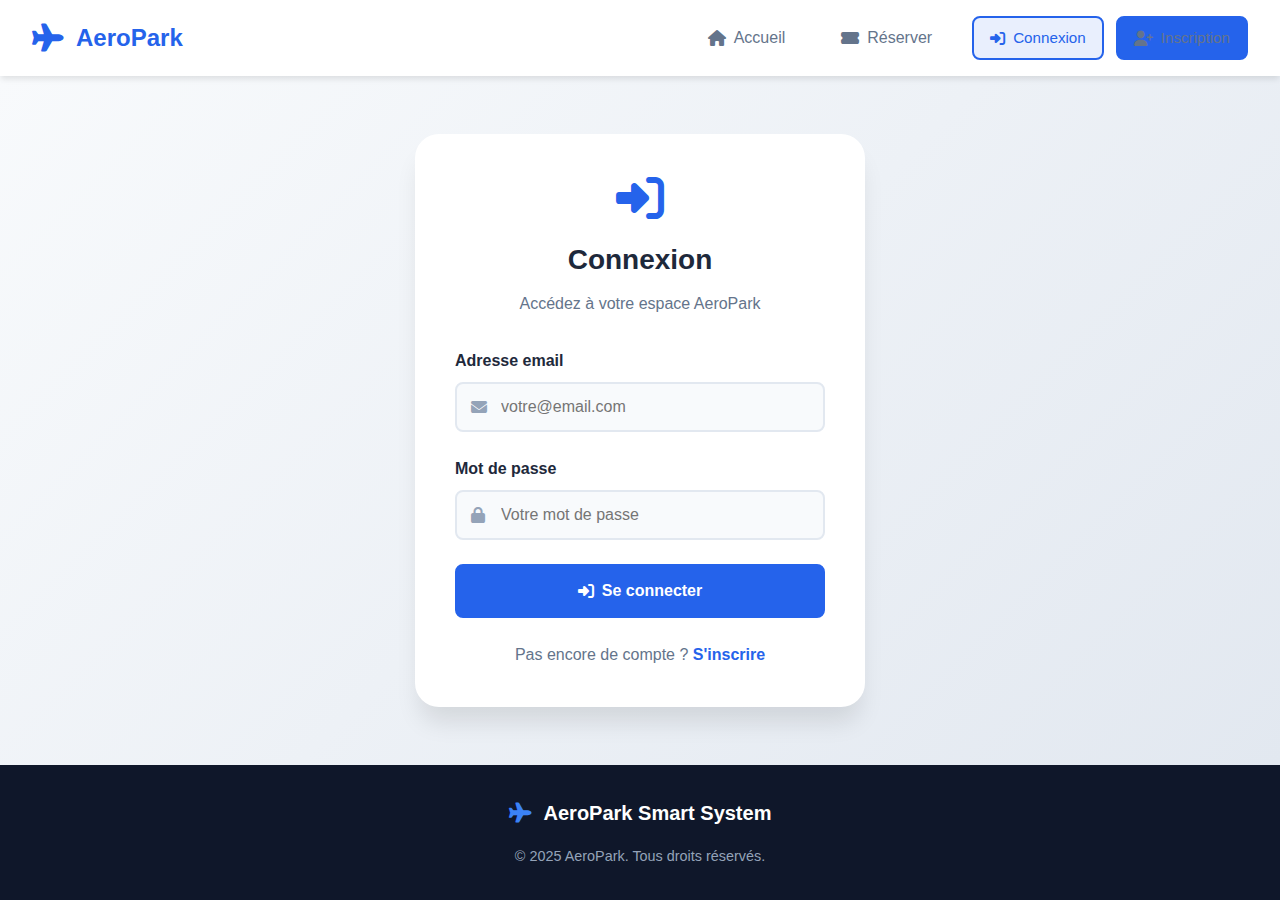
<file: pages/login.html>
<!DOCTYPE html>
<html lang="fr">
<head>
    <meta charset="UTF-8">
    <meta name="viewport" content="width=device-width, initial-scale=1.0">
    <title>Connexion - AeroPark Smart System</title>
    <link rel="stylesheet" href="../css/style.css">
    <link rel="stylesheet" href="https://cdnjs.cloudflare.com/ajax/libs/font-awesome/6.4.0/css/all.min.css">
</head>
<body class="auth-page">
    <!-- Navigation -->
    <nav class="navbar">
        <div class="nav-brand">
            <i class="fas fa-plane"></i>
            <span>AeroPark</span>
        </div>
        <ul class="nav-links">
            <li><a href="../index.html"><i class="fas fa-home"></i> Accueil</a></li>
            <li><a href="reservation.html"><i class="fas fa-ticket-alt"></i> Réserver</a></li>
            <li id="auth-links">
                <a href="login.html" class="btn btn-outline active"><i class="fas fa-sign-in-alt"></i> Connexion</a>
                <a href="register.html" class="btn btn-primary"><i class="fas fa-user-plus"></i> Inscription</a>
            </li>
            <li id="user-menu" class="hidden">
                <span class="user-name"></span>
                <a href="#" class="btn btn-outline" id="logout-btn"><i class="fas fa-sign-out-alt"></i> Déconnexion</a>
            </li>
        </ul>
        <div class="hamburger">
            <span></span>
            <span></span>
            <span></span>
        </div>
    </nav>

    <!-- Login Form -->
    <main class="auth-container">
        <div class="auth-card">
            <div class="auth-header">
                <i class="fas fa-sign-in-alt"></i>
                <h1>Connexion</h1>
                <p>Accédez à votre espace AeroPark</p>
            </div>

            <div class="alert hidden" id="alert-message">
                <i class="fas fa-info-circle"></i>
                <span></span>
            </div>

            <form class="auth-form" id="login-form">
                <div class="form-group">
                    <label for="email">Adresse email</label>
                    <div class="input-icon">
                        <i class="fas fa-envelope"></i>
                        <input 
                            type="email" 
                            id="email" 
                            name="email" 
                            placeholder="votre@email.com"
                            autocomplete="email"
                            required
                        >
                    </div>
                    <span class="error-message" id="email-error"></span>
                </div>

                <div class="form-group">
                    <label for="password">Mot de passe</label>
                    <div class="input-icon">
                        <i class="fas fa-lock"></i>
                        <input 
                            type="password" 
                            id="password" 
                            name="password" 
                            placeholder="Votre mot de passe"
                            autocomplete="current-password"
                            required
                        >
                    </div>
                    <span class="error-message" id="password-error"></span>
                </div>

                <button type="submit" class="btn btn-primary">
                    <i class="fas fa-sign-in-alt"></i>
                    Se connecter
                </button>
            </form>

            <div class="auth-footer">
                <p>Pas encore de compte ? <a href="register.html">S'inscrire</a></p>
            </div>
        </div>
    </main>

    <!-- Footer -->
    <footer class="footer">
        <div class="container">
            <div class="footer-content">
                <div class="footer-brand">
                    <i class="fas fa-plane"></i>
                    <span>AeroPark Smart System</span>
                </div>
                <p>&copy; 2025 AeroPark. Tous droits réservés.</p>
            </div>
        </div>
    </footer>

    <script src="../js/data.js"></script>
    <script src="../js/auth.js"></script>
    <script src="../js/main.js"></script>
    <script>
        // Rediriger si déjà connecté
        if (Auth.isLoggedIn()) {
            window.location.href = 'reservation.html';
        }

        // Gestion du formulaire de connexion
        document.getElementById('login-form').addEventListener('submit', function(e) {
            e.preventDefault();
            
            // Réinitialiser les erreurs
            clearErrors();

            // Récupérer les valeurs
            const email = document.getElementById('email').value.trim();
            const password = document.getElementById('password').value;

            // Validation côté client
            let isValid = true;

            if (!email) {
                showFieldError('email', 'L\'email est requis');
                isValid = false;
            } else if (!Auth.isValidEmail(email)) {
                showFieldError('email', 'Adresse email invalide');
                isValid = false;
            }

            if (!password) {
                showFieldError('password', 'Le mot de passe est requis');
                isValid = false;
            }

            if (!isValid) return;

            // Tentative de connexion
            const result = Auth.login(email, password);

            if (result.success) {
                showAlert('success', 'Connexion réussie ! Redirection...');
                
                setTimeout(() => {
                    // Vérifier s'il y a une URL de redirection stockée
                    const redirectUrl = sessionStorage.getItem('redirectAfterLogin');
                    if (redirectUrl) {
                        sessionStorage.removeItem('redirectAfterLogin');
                        window.location.href = redirectUrl;
                    } else {
                        window.location.href = 'reservation.html';
                    }
                }, 1000);
            } else {
                showAlert('error', result.message);
            }
        });

        // Fonctions utilitaires
        function showFieldError(fieldId, message) {
            const input = document.getElementById(fieldId);
            const errorSpan = document.getElementById(fieldId + '-error');
            
            input.classList.add('error');
            errorSpan.textContent = message;
            errorSpan.classList.add('show');
        }

        function clearErrors() {
            document.querySelectorAll('.error-message').forEach(el => {
                el.textContent = '';
                el.classList.remove('show');
            });
            document.querySelectorAll('input').forEach(input => {
                input.classList.remove('error');
            });
            hideAlert();
        }

        function showAlert(type, message) {
            const alert = document.getElementById('alert-message');
            alert.className = `alert ${type}`;
            alert.querySelector('span').textContent = message;
            alert.classList.remove('hidden');
        }

        function hideAlert() {
            const alert = document.getElementById('alert-message');
            alert.classList.add('hidden');
        }

        // Initialiser la navigation mobile
        document.addEventListener('DOMContentLoaded', function() {
            const hamburger = document.querySelector('.hamburger');
            const navLinks = document.querySelector('.nav-links');

            if (hamburger && navLinks) {
                hamburger.addEventListener('click', () => {
                    hamburger.classList.toggle('active');
                    navLinks.classList.toggle('active');
                });
            }
        });
    </script>
</body>
</html>
</file>
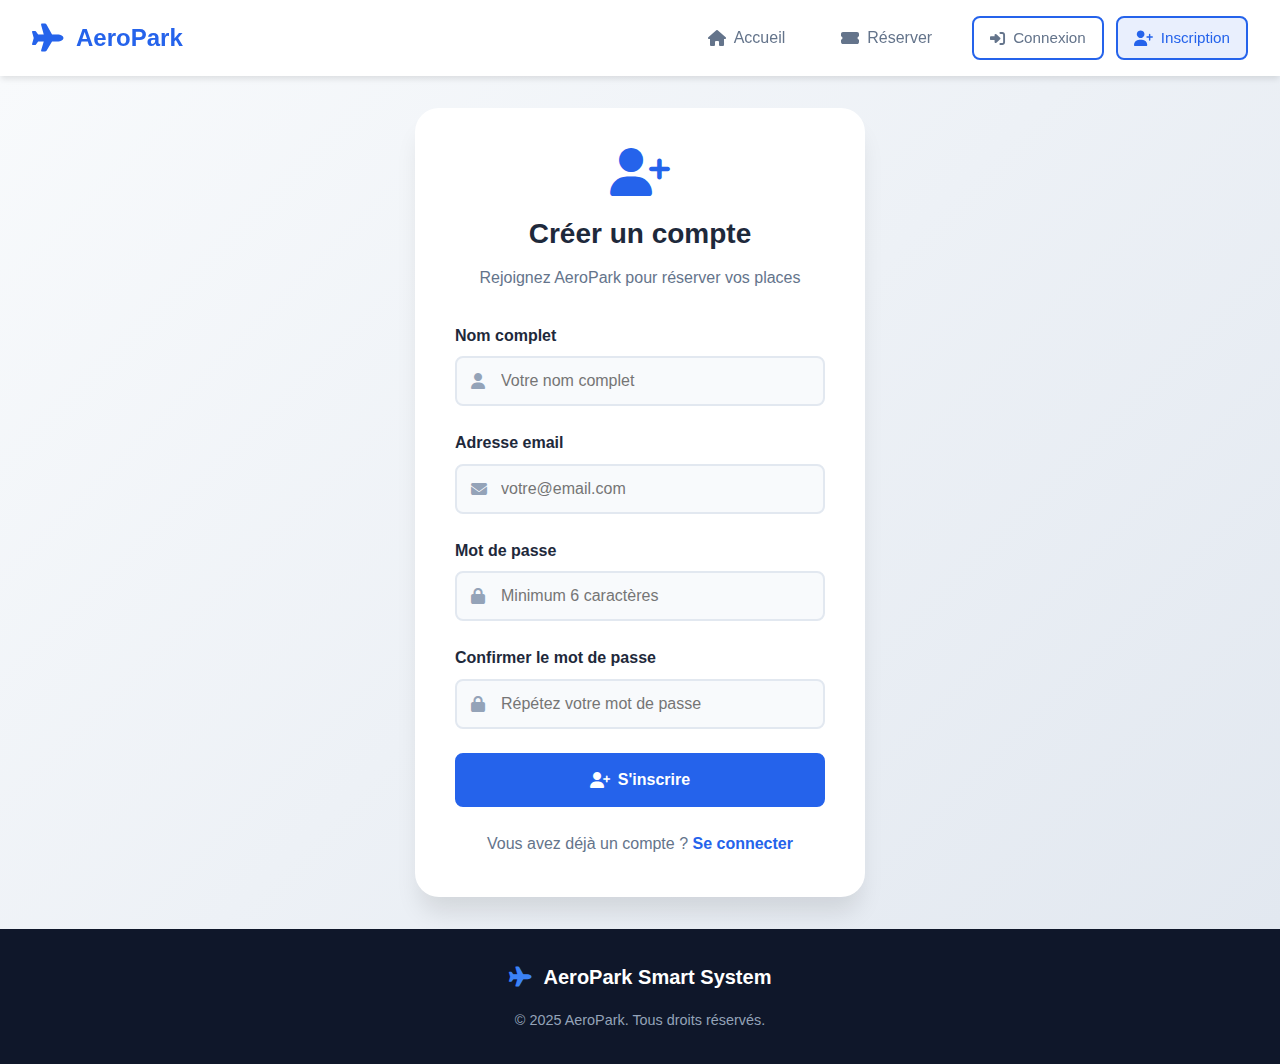
<file: pages/register.html>
<!DOCTYPE html>
<html lang="fr">
<head>
    <meta charset="UTF-8">
    <meta name="viewport" content="width=device-width, initial-scale=1.0">
    <title>Inscription - AeroPark Smart System</title>
    <link rel="stylesheet" href="../css/style.css">
    <link rel="stylesheet" href="https://cdnjs.cloudflare.com/ajax/libs/font-awesome/6.4.0/css/all.min.css">
</head>
<body class="auth-page">
    <!-- Navigation -->
    <nav class="navbar">
        <div class="nav-brand">
            <i class="fas fa-plane"></i>
            <span>AeroPark</span>
        </div>
        <ul class="nav-links">
            <li><a href="../index.html"><i class="fas fa-home"></i> Accueil</a></li>
            <li><a href="reservation.html"><i class="fas fa-ticket-alt"></i> Réserver</a></li>
            <li id="auth-links">
                <a href="login.html" class="btn btn-outline"><i class="fas fa-sign-in-alt"></i> Connexion</a>
                <a href="register.html" class="btn btn-primary active"><i class="fas fa-user-plus"></i> Inscription</a>
            </li>
            <li id="user-menu" class="hidden">
                <span class="user-name"></span>
                <a href="#" class="btn btn-outline" id="logout-btn"><i class="fas fa-sign-out-alt"></i> Déconnexion</a>
            </li>
        </ul>
        <div class="hamburger">
            <span></span>
            <span></span>
            <span></span>
        </div>
    </nav>

    <!-- Registration Form -->
    <main class="auth-container">
        <div class="auth-card">
            <div class="auth-header">
                <i class="fas fa-user-plus"></i>
                <h1>Créer un compte</h1>
                <p>Rejoignez AeroPark pour réserver vos places</p>
            </div>

            <div class="alert hidden" id="alert-message">
                <i class="fas fa-info-circle"></i>
                <span></span>
            </div>

            <form class="auth-form" id="register-form">
                <div class="form-group">
                    <label for="name">Nom complet</label>
                    <div class="input-icon">
                        <i class="fas fa-user"></i>
                        <input 
                            type="text" 
                            id="name" 
                            name="name" 
                            placeholder="Votre nom complet"
                            autocomplete="name"
                            required
                        >
                    </div>
                    <span class="error-message" id="name-error"></span>
                </div>

                <div class="form-group">
                    <label for="email">Adresse email</label>
                    <div class="input-icon">
                        <i class="fas fa-envelope"></i>
                        <input 
                            type="email" 
                            id="email" 
                            name="email" 
                            placeholder="votre@email.com"
                            autocomplete="email"
                            required
                        >
                    </div>
                    <span class="error-message" id="email-error"></span>
                </div>

                <div class="form-group">
                    <label for="password">Mot de passe</label>
                    <div class="input-icon">
                        <i class="fas fa-lock"></i>
                        <input 
                            type="password" 
                            id="password" 
                            name="password" 
                            placeholder="Minimum 6 caractères"
                            autocomplete="new-password"
                            required
                            minlength="6"
                        >
                    </div>
                    <span class="error-message" id="password-error"></span>
                </div>

                <div class="form-group">
                    <label for="confirm-password">Confirmer le mot de passe</label>
                    <div class="input-icon">
                        <i class="fas fa-lock"></i>
                        <input 
                            type="password" 
                            id="confirm-password" 
                            name="confirm-password" 
                            placeholder="Répétez votre mot de passe"
                            autocomplete="new-password"
                            required
                        >
                    </div>
                    <span class="error-message" id="confirm-password-error"></span>
                </div>

                <button type="submit" class="btn btn-primary">
                    <i class="fas fa-user-plus"></i>
                    S'inscrire
                </button>
            </form>

            <div class="auth-footer">
                <p>Vous avez déjà un compte ? <a href="login.html">Se connecter</a></p>
            </div>
        </div>
    </main>

    <!-- Footer -->
    <footer class="footer">
        <div class="container">
            <div class="footer-content">
                <div class="footer-brand">
                    <i class="fas fa-plane"></i>
                    <span>AeroPark Smart System</span>
                </div>
                <p>&copy; 2025 AeroPark. Tous droits réservés.</p>
            </div>
        </div>
    </footer>

    <script src="../js/data.js"></script>
    <script src="../js/auth.js"></script>
    <script src="../js/main.js"></script>
    <script>
        // Gestion du formulaire d'inscription
        document.getElementById('register-form').addEventListener('submit', function(e) {
            e.preventDefault();
            
            // Réinitialiser les erreurs
            clearErrors();

            // Récupérer les valeurs
            const name = document.getElementById('name').value.trim();
            const email = document.getElementById('email').value.trim();
            const password = document.getElementById('password').value;
            const confirmPassword = document.getElementById('confirm-password').value;

            // Validation côté client
            let isValid = true;

            if (name.length < 2) {
                showFieldError('name', 'Le nom doit contenir au moins 2 caractères');
                isValid = false;
            }

            if (!Auth.isValidEmail(email)) {
                showFieldError('email', 'Adresse email invalide');
                isValid = false;
            }

            if (password.length < 6) {
                showFieldError('password', 'Le mot de passe doit contenir au moins 6 caractères');
                isValid = false;
            }

            if (password !== confirmPassword) {
                showFieldError('confirm-password', 'Les mots de passe ne correspondent pas');
                isValid = false;
            }

            if (!isValid) return;

            // Tentative d'inscription
            const result = Auth.register(name, email, password);

            if (result.success) {
                showAlert('success', 'Inscription réussie ! Redirection...');
                
                // Connexion automatique après inscription
                Auth.login(email, password);
                
                setTimeout(() => {
                    window.location.href = 'reservation.html';
                }, 1500);
            } else {
                showAlert('error', result.message);
            }
        });

        // Fonctions utilitaires
        function showFieldError(fieldId, message) {
            const input = document.getElementById(fieldId);
            const errorSpan = document.getElementById(fieldId + '-error');
            
            input.classList.add('error');
            errorSpan.textContent = message;
            errorSpan.classList.add('show');
        }

        function clearErrors() {
            document.querySelectorAll('.error-message').forEach(el => {
                el.textContent = '';
                el.classList.remove('show');
            });
            document.querySelectorAll('input').forEach(input => {
                input.classList.remove('error');
            });
            hideAlert();
        }

        function showAlert(type, message) {
            const alert = document.getElementById('alert-message');
            alert.className = `alert ${type}`;
            alert.querySelector('span').textContent = message;
            alert.classList.remove('hidden');
        }

        function hideAlert() {
            const alert = document.getElementById('alert-message');
            alert.classList.add('hidden');
        }

        // Initialiser la navigation mobile
        document.addEventListener('DOMContentLoaded', function() {
            const hamburger = document.querySelector('.hamburger');
            const navLinks = document.querySelector('.nav-links');

            if (hamburger && navLinks) {
                hamburger.addEventListener('click', () => {
                    hamburger.classList.toggle('active');
                    navLinks.classList.toggle('active');
                });
            }
        });
    </script>
</body>
</html>
</file>
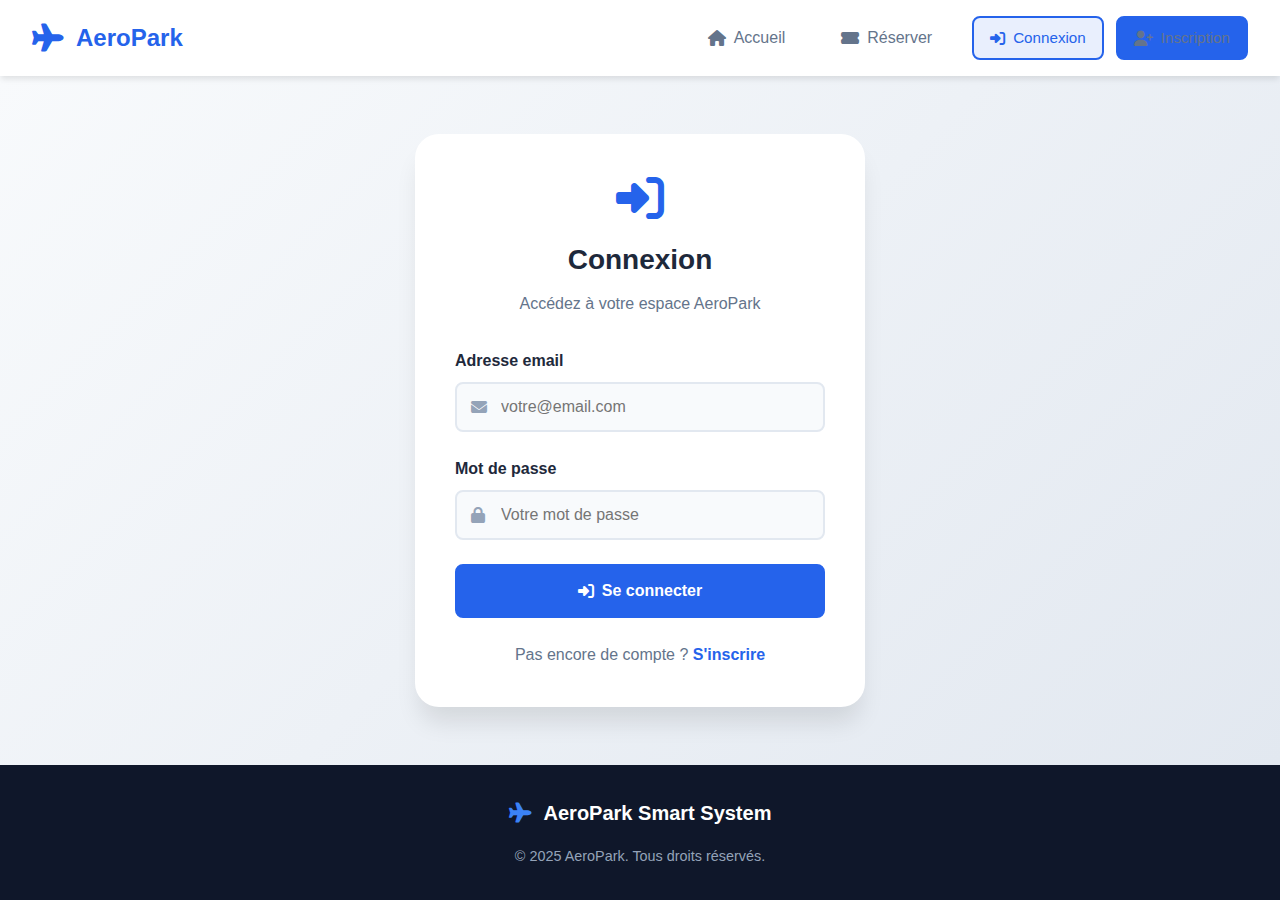
<file: pages/reservation.html>
<!DOCTYPE html>
<html lang="fr">
<head>
    <meta charset="UTF-8">
    <meta name="viewport" content="width=device-width, initial-scale=1.0">
    <title>Réserver une place - AeroPark Smart System</title>
    <link rel="stylesheet" href="../css/style.css">
    <link rel="stylesheet" href="https://cdnjs.cloudflare.com/ajax/libs/font-awesome/6.4.0/css/all.min.css">
</head>
<body class="reservation-page">
    <!-- Navigation -->
    <nav class="navbar">
        <div class="nav-brand">
            <i class="fas fa-plane"></i>
            <span>AeroPark</span>
        </div>
        <ul class="nav-links">
            <li><a href="../index.html"><i class="fas fa-home"></i> Accueil</a></li>
            <li><a href="reservation.html" class="active"><i class="fas fa-ticket-alt"></i> Réserver</a></li>
            <li id="auth-links">
                <a href="login.html" class="btn btn-outline"><i class="fas fa-sign-in-alt"></i> Connexion</a>
                <a href="register.html" class="btn btn-primary"><i class="fas fa-user-plus"></i> Inscription</a>
            </li>
            <li id="user-menu" class="hidden">
                <span class="user-name"></span>
                <a href="#" class="btn btn-outline" id="logout-btn"><i class="fas fa-sign-out-alt"></i> Déconnexion</a>
            </li>
        </ul>
        <div class="hamburger">
            <span></span>
            <span></span>
            <span></span>
        </div>
    </nav>

    <main class="reservation-container">
        <div class="container">
            <!-- Header -->
            <div class="reservation-header">
                <h1><i class="fas fa-parking"></i> Réserver une Place</h1>
                <p>Sélectionnez une place disponible sur le plan du parking</p>
            </div>

            <!-- Stats rapides -->
            <div class="stats-grid" style="max-width: 600px; margin: 0 auto 2rem;">
                <div class="stat-card">
                    <div class="stat-icon available">
                        <i class="fas fa-check-circle"></i>
                    </div>
                    <div class="stat-info">
                        <span class="stat-number" id="available-count">0</span>
                        <span class="stat-label">Places Disponibles</span>
                    </div>
                </div>
                <div class="stat-card">
                    <div class="stat-icon occupied">
                        <i class="fas fa-car"></i>
                    </div>
                    <div class="stat-info">
                        <span class="stat-number" id="occupied-count">0</span>
                        <span class="stat-label">Places Occupées</span>
                    </div>
                </div>
            </div>

            <!-- Légende -->
            <div class="map-legend" style="margin-bottom: 2rem;">
                <div class="legend-item">
                    <span class="legend-color available"></span>
                    <span>Disponible</span>
                </div>
                <div class="legend-item">
                    <span class="legend-color occupied"></span>
                    <span>Occupée</span>
                </div>
                <div class="legend-item">
                    <span class="legend-color reserved"></span>
                    <span>Réservée</span>
                </div>
                <div class="legend-item">
                    <span class="legend-color" style="background: var(--primary-color);"></span>
                    <span>Sélectionnée</span>
                </div>
            </div>

            <!-- Grille du parking -->
            <div class="parking-grid" id="parking-grid">
                <!-- Générée par JavaScript -->
            </div>

            <!-- Formulaire de réservation -->
            <div class="reservation-form-container hidden" id="reservation-form-container">
                <h3><i class="fas fa-ticket-alt"></i> Confirmer la réservation</h3>
                
                <div class="selected-spot-info">
                    <p>Place sélectionnée :</p>
                    <span class="spot-number" id="selected-spot-display">-</span>
                </div>

                <div class="form-group">
                    <label for="vehicle-plate">Plaque d'immatriculation (optionnel)</label>
                    <div class="input-icon">
                        <i class="fas fa-car"></i>
                        <input 
                            type="text" 
                            id="vehicle-plate" 
                            placeholder="Ex: AB-123-CD"
                            maxlength="12"
                        >
                    </div>
                </div>

                <div class="form-group">
                    <label for="duration">Durée estimée</label>
                    <div class="input-icon">
                        <i class="fas fa-clock"></i>
                        <select id="duration" style="width: 100%; padding: 0.875rem 1rem 0.875rem 2.75rem; border: 2px solid var(--border-color); border-radius: var(--radius-md); font-size: 1rem; background: var(--bg-color);">
                            <option value="1">1 heure</option>
                            <option value="2">2 heures</option>
                            <option value="4">4 heures</option>
                            <option value="8">8 heures</option>
                            <option value="24" selected>24 heures (1 jour)</option>
                            <option value="48">48 heures (2 jours)</option>
                            <option value="168">1 semaine</option>
                        </select>
                    </div>
                </div>

                <div style="display: flex; gap: 1rem;">
                    <button type="button" class="btn btn-outline" id="cancel-selection" style="flex: 1;">
                        <i class="fas fa-times"></i> Annuler
                    </button>
                    <button type="button" class="btn btn-success" id="confirm-reservation" style="flex: 1;">
                        <i class="fas fa-check"></i> Confirmer
                    </button>
                </div>
            </div>

            <!-- Mes réservations -->
            <div class="user-reservations hidden" id="user-reservations">
                <h3><i class="fas fa-list"></i> Mes Réservations</h3>
                <div class="reservation-list" id="reservation-list">
                    <!-- Générée par JavaScript -->
                </div>
            </div>
        </div>
    </main>

    <!-- Footer -->
    <footer class="footer">
        <div class="container">
            <div class="footer-content">
                <div class="footer-brand">
                    <i class="fas fa-plane"></i>
                    <span>AeroPark Smart System</span>
                </div>
                <p>&copy; 2025 AeroPark. Tous droits réservés.</p>
            </div>
        </div>
    </footer>

    <script src="../js/data.js"></script>
    <script src="../js/auth.js"></script>
    <script src="../js/main.js"></script>
    <script>
        // Vérifier si l'utilisateur est connecté au chargement
        document.addEventListener('DOMContentLoaded', function() {
            // Rediriger vers la connexion si non connecté
            if (!Auth.isLoggedIn()) {
                // Stocker l'URL de retour
                sessionStorage.setItem('redirectAfterLogin', 'reservation.html');
                window.location.href = 'login.html';
                return;
            }
            
            // Si connecté, initialiser la page
            initReservationPage();
            initNavigation();
        });

        // Variables globales
        let selectedSpot = null;

        function initReservationPage() {
            updateParkingGrid();
            updateQuickStats();
            loadUserReservations();

            // Event listeners
            document.getElementById('cancel-selection').addEventListener('click', clearSelection);
            document.getElementById('confirm-reservation').addEventListener('click', confirmReservation);
        }

        function initNavigation() {
            const hamburger = document.querySelector('.hamburger');
            const navLinks = document.querySelector('.nav-links');

            if (hamburger && navLinks) {
                hamburger.addEventListener('click', () => {
                    hamburger.classList.toggle('active');
                    navLinks.classList.toggle('active');
                });
            }
        }

        // Mettre à jour les stats rapides
        function updateQuickStats() {
            const stats = ParkingData.getStats();
            document.getElementById('available-count').textContent = stats.available;
            document.getElementById('occupied-count').textContent = stats.occupied + stats.reserved;
        }

        // Générer la grille du parking
        function updateParkingGrid() {
            const container = document.getElementById('parking-grid');
            container.innerHTML = '';
            
            const spots = ParkingData.getAllSpots();
            const user = Auth.getCurrentUser();

            spots.forEach(spot => {
                const spotElement = document.createElement('div');
                spotElement.className = `parking-spot ${spot.status}`;
                spotElement.dataset.id = spot.id;
                
                // Vérifier si c'est une réservation de l'utilisateur courant
                let icon = 'fa-car';
                if (spot.status === 'available') {
                    icon = 'fa-plus';
                } else if (spot.status === 'reserved') {
                    icon = 'fa-clock';
                    if (user && spot.reservedBy === user.userId) {
                        spotElement.classList.add('my-reservation');
                    }
                }

                spotElement.innerHTML = `
                    <i class="fas ${icon}"></i>
                    <span>${spot.id}</span>
                `;

                // Event click uniquement pour les places disponibles
                if (spot.status === 'available') {
                    spotElement.addEventListener('click', () => selectSpot(spot.id));
                }

                container.appendChild(spotElement);
            });

            updateQuickStats();
        }

        // Sélectionner une place
        function selectSpot(spotId) {
            // Retirer la sélection précédente
            document.querySelectorAll('.parking-spot.selected').forEach(el => {
                el.classList.remove('selected');
            });

            // Sélectionner la nouvelle place
            const spotElement = document.querySelector(`[data-id="${spotId}"]`);
            if (spotElement) {
                spotElement.classList.add('selected');
            }

            selectedSpot = spotId;
            document.getElementById('selected-spot-display').textContent = spotId;
            document.getElementById('reservation-form-container').classList.remove('hidden');
            
            // Scroll vers le formulaire
            document.getElementById('reservation-form-container').scrollIntoView({ 
                behavior: 'smooth', 
                block: 'center' 
            });
        }

        // Annuler la sélection
        function clearSelection() {
            document.querySelectorAll('.parking-spot.selected').forEach(el => {
                el.classList.remove('selected');
            });
            selectedSpot = null;
            document.getElementById('reservation-form-container').classList.add('hidden');
        }

        // Confirmer la réservation
        function confirmReservation() {
            if (!selectedSpot) {
                showNotification('Veuillez sélectionner une place.', 'error');
                return;
            }

            const user = Auth.getCurrentUser();
            if (!user) {
                showNotification('Veuillez vous connecter.', 'error');
                return;
            }

            // Récupérer les infos supplémentaires
            const vehiclePlate = document.getElementById('vehicle-plate').value;
            const duration = document.getElementById('duration').value;

            // Effectuer la réservation
            const success = ParkingData.reserveSpot(selectedSpot, user.userId);

            if (success) {
                showNotification(`Place ${selectedSpot} réservée avec succès !`, 'success');
                clearSelection();
                updateParkingGrid();
                loadUserReservations();
            } else {
                showNotification('Cette place n\'est plus disponible.', 'error');
                updateParkingGrid();
            }
        }

        // Charger les réservations de l'utilisateur
        function loadUserReservations() {
            const container = document.getElementById('user-reservations');
            const list = document.getElementById('reservation-list');
            
            if (!Auth.isLoggedIn()) {
                container.classList.add('hidden');
                return;
            }

            const user = Auth.getCurrentUser();
            const reservations = ParkingData.getUserReservations(user.userId);

            if (reservations.length === 0) {
                container.classList.remove('hidden');
                list.innerHTML = `
                    <div class="no-reservations">
                        <i class="fas fa-inbox" style="font-size: 3rem; color: var(--text-light); margin-bottom: 1rem;"></i>
                        <p>Vous n'avez aucune réservation active.</p>
                    </div>
                `;
                return;
            }

            container.classList.remove('hidden');
            list.innerHTML = reservations.map(res => `
                <div class="reservation-item">
                    <div class="info">
                        <span class="spot-name"><i class="fas fa-parking"></i> Place ${res.spotId}</span>
                        <span class="date"><i class="fas fa-calendar"></i> Réservée le ${formatDate(res.createdAt)}</span>
                    </div>
                    <button class="btn btn-danger" onclick="cancelReservation('${res.spotId}')">
                        <i class="fas fa-times"></i> Annuler
                    </button>
                </div>
            `).join('');
        }

        // Annuler une réservation
        function cancelReservation(spotId) {
            const user = Auth.getCurrentUser();
            if (!user) return;

            if (confirm(`Voulez-vous vraiment annuler la réservation de la place ${spotId} ?`)) {
                const success = ParkingData.cancelReservation(spotId, user.userId);
                
                if (success) {
                    showNotification(`Réservation de la place ${spotId} annulée.`, 'success');
                    updateParkingGrid();
                    loadUserReservations();
                } else {
                    showNotification('Impossible d\'annuler cette réservation.', 'error');
                }
            }
        }

        // Formater une date
        function formatDate(dateString) {
            const options = { 
                day: '2-digit', 
                month: '2-digit', 
                year: 'numeric',
                hour: '2-digit',
                minute: '2-digit'
            };
            return new Date(dateString).toLocaleDateString('fr-FR', options);
        }

        // Simulation en temps réel
        setInterval(() => {
            ParkingData.simulateRealTimeChanges();
            updateParkingGrid();
        }, 5000);
    </script>
</body>
</html>
</file>
<file: css/style.css>
/* ========================================
   AeroPark Smart System - Styles CSS
   ======================================== */

/* Variables CSS */
:root {
    /* Couleurs principales */
    --primary-color: #2563eb;
    --primary-dark: #1d4ed8;
    --primary-light: #3b82f6;
    --secondary-color: #10b981;
    --accent-color: #f59e0b;
    --danger-color: #ef4444;
    
    /* Couleurs neutres */
    --bg-color: #f8fafc;
    --bg-dark: #0f172a;
    --card-bg: #ffffff;
    --text-primary: #1e293b;
    --text-secondary: #64748b;
    --text-light: #94a3b8;
    --border-color: #e2e8f0;
    
    /* Couleurs des places */
    --available-color: #10b981;
    --occupied-color: #ef4444;
    --reserved-color: #f59e0b;
    
    /* Ombres */
    --shadow-sm: 0 1px 2px rgba(0, 0, 0, 0.05);
    --shadow-md: 0 4px 6px -1px rgba(0, 0, 0, 0.1);
    --shadow-lg: 0 10px 15px -3px rgba(0, 0, 0, 0.1);
    --shadow-xl: 0 20px 25px -5px rgba(0, 0, 0, 0.1);
    
    /* Transitions */
    --transition-fast: 150ms ease;
    --transition-normal: 300ms ease;
    --transition-slow: 500ms ease;
    
    /* Border radius */
    --radius-sm: 0.375rem;
    --radius-md: 0.5rem;
    --radius-lg: 1rem;
    --radius-xl: 1.5rem;
    --radius-full: 9999px;
}

/* Reset et Base */
* {
    margin: 0;
    padding: 0;
    box-sizing: border-box;
}

html {
    scroll-behavior: smooth;
}

body {
    font-family: 'Segoe UI', Tahoma, Geneva, Verdana, sans-serif;
    background-color: var(--bg-color);
    color: var(--text-primary);
    line-height: 1.6;
    min-height: 100vh;
}

a {
    text-decoration: none;
    color: inherit;
}

ul {
    list-style: none;
}

img {
    max-width: 100%;
    height: auto;
}

.container {
    max-width: 1200px;
    margin: 0 auto;
    padding: 0 1.5rem;
}

.hidden {
    display: none !important;
}

/* ========================================
   Navigation
   ======================================== */
.navbar {
    background: var(--card-bg);
    padding: 1rem 2rem;
    display: flex;
    justify-content: space-between;
    align-items: center;
    box-shadow: var(--shadow-md);
    position: sticky;
    top: 0;
    z-index: 1000;
}

.nav-brand {
    display: flex;
    align-items: center;
    gap: 0.75rem;
    font-size: 1.5rem;
    font-weight: 700;
    color: var(--primary-color);
}

.nav-brand i {
    font-size: 1.75rem;
}

.nav-links {
    display: flex;
    align-items: center;
    gap: 1.5rem;
}

.nav-links a {
    display: flex;
    align-items: center;
    gap: 0.5rem;
    padding: 0.5rem 1rem;
    border-radius: var(--radius-md);
    transition: var(--transition-fast);
    color: var(--text-secondary);
    font-weight: 500;
}

.nav-links a:hover,
.nav-links a.active {
    color: var(--primary-color);
    background: rgba(37, 99, 235, 0.1);
}

.nav-links #auth-links,
.nav-links #user-menu {
    display: flex;
    align-items: center;
    gap: 0.75rem;
}

.user-name {
    font-weight: 600;
    color: var(--primary-color);
}

.hamburger {
    display: none;
    flex-direction: column;
    gap: 5px;
    cursor: pointer;
}

.hamburger span {
    width: 25px;
    height: 3px;
    background: var(--text-primary);
    border-radius: var(--radius-full);
    transition: var(--transition-fast);
}

/* ========================================
   Boutons
   ======================================== */
.btn {
    display: inline-flex;
    align-items: center;
    justify-content: center;
    gap: 0.5rem;
    padding: 0.625rem 1.25rem;
    font-size: 0.95rem;
    font-weight: 600;
    border-radius: var(--radius-md);
    border: 2px solid transparent;
    cursor: pointer;
    transition: var(--transition-fast);
}

.btn-primary {
    background: var(--primary-color);
    color: white;
    border-color: var(--primary-color);
}

.btn-primary:hover {
    background: var(--primary-dark);
    border-color: var(--primary-dark);
    transform: translateY(-2px);
    box-shadow: var(--shadow-md);
}

.btn-outline {
    background: transparent;
    color: var(--primary-color);
    border-color: var(--primary-color);
}

.btn-outline:hover {
    background: var(--primary-color);
    color: white;
}

.btn-large {
    padding: 1rem 2rem;
    font-size: 1.1rem;
}

.btn-success {
    background: var(--secondary-color);
    color: white;
    border-color: var(--secondary-color);
}

.btn-danger {
    background: var(--danger-color);
    color: white;
    border-color: var(--danger-color);
}

/* ========================================
   Hero Section
   ======================================== */
.hero {
    background: linear-gradient(135deg, #1e3a5f 0%, #2563eb 50%, #0ea5e9 100%);
    color: white;
    padding: 5rem 2rem;
    display: flex;
    align-items: center;
    justify-content: space-around;
    flex-wrap: wrap;
    gap: 3rem;
    min-height: 60vh;
    position: relative;
    overflow: hidden;
}

.hero::before {
    content: '';
    position: absolute;
    top: -50%;
    right: -20%;
    width: 600px;
    height: 600px;
    background: rgba(255, 255, 255, 0.05);
    border-radius: 50%;
}

.hero::after {
    content: '';
    position: absolute;
    bottom: -30%;
    left: -10%;
    width: 400px;
    height: 400px;
    background: rgba(255, 255, 255, 0.03);
    border-radius: 50%;
}

.hero-content {
    max-width: 600px;
    position: relative;
    z-index: 1;
}

.hero-content h1 {
    font-size: 3rem;
    font-weight: 800;
    margin-bottom: 1rem;
    line-height: 1.2;
}

.hero-content .highlight {
    color: #fbbf24;
    text-shadow: 2px 2px 4px rgba(0,0,0,0.2);
}

.hero-content p {
    font-size: 1.25rem;
    opacity: 0.9;
    margin-bottom: 2rem;
}

.hero-illustration {
    font-size: 10rem;
    opacity: 0.25;
    animation: float 3s ease-in-out infinite;
    position: relative;
    z-index: 1;
    background: rgba(255, 255, 255, 0.1);
    padding: 2rem;
    border-radius: var(--radius-xl);
}

@keyframes float {
    0%, 100% { transform: translateY(0); }
    50% { transform: translateY(-20px); }
}

/* ========================================
   Section Titles
   ======================================== */
.section-title {
    font-size: 2rem;
    font-weight: 700;
    text-align: center;
    margin-bottom: 1rem;
    color: var(--text-primary);
}

.section-subtitle {
    text-align: center;
    color: var(--text-secondary);
    margin-bottom: 2rem;
}

/* ========================================
   Stats Section
   ======================================== */
.stats-section {
    padding: 4rem 0;
    background: var(--card-bg);
}

.stats-grid {
    display: grid;
    grid-template-columns: repeat(auto-fit, minmax(240px, 1fr));
    gap: 1.5rem;
    margin-top: 2rem;
}

.stat-card {
    background: var(--bg-color);
    border-radius: var(--radius-lg);
    padding: 1.5rem;
    display: flex;
    align-items: center;
    gap: 1.25rem;
    box-shadow: var(--shadow-sm);
    transition: var(--transition-normal);
    border: 1px solid var(--border-color);
}

.stat-card:hover {
    transform: translateY(-5px);
    box-shadow: var(--shadow-lg);
}

.stat-icon {
    width: 60px;
    height: 60px;
    border-radius: var(--radius-lg);
    display: flex;
    align-items: center;
    justify-content: center;
    font-size: 1.5rem;
    color: white;
}

.stat-icon.total {
    background: linear-gradient(135deg, #6366f1, #8b5cf6);
}

.stat-icon.available {
    background: linear-gradient(135deg, var(--secondary-color), #059669);
}

.stat-icon.occupied {
    background: linear-gradient(135deg, var(--danger-color), #dc2626);
}

.stat-icon.rate {
    background: linear-gradient(135deg, var(--accent-color), #d97706);
}

.stat-info {
    display: flex;
    flex-direction: column;
}

.stat-number {
    font-size: 2rem;
    font-weight: 800;
    color: var(--text-primary);
    line-height: 1;
}

.stat-label {
    font-size: 0.9rem;
    color: var(--text-secondary);
    margin-top: 0.25rem;
}

/* ========================================
   Visual Indicator Section
   ======================================== */
.visual-section {
    padding: 4rem 0;
    background: var(--bg-color);
}

.visual-indicator {
    display: flex;
    flex-direction: column;
    align-items: center;
    gap: 2rem;
}

.progress-ring {
    position: relative;
    width: 200px;
    height: 200px;
}

.progress-svg {
    transform: rotate(-90deg);
    width: 100%;
    height: 100%;
}

.progress-bg {
    fill: none;
    stroke: var(--border-color);
    stroke-width: 12;
}

.progress-bar {
    fill: none;
    stroke: var(--secondary-color);
    stroke-width: 12;
    stroke-linecap: round;
    stroke-dasharray: 565.48;
    stroke-dashoffset: 565.48;
    transition: stroke-dashoffset 1s ease, stroke 0.5s ease;
}

.progress-text {
    position: absolute;
    top: 50%;
    left: 50%;
    transform: translate(-50%, -50%);
    text-align: center;
}

.progress-text span {
    display: block;
    font-size: 2.5rem;
    font-weight: 800;
    color: var(--text-primary);
}

.progress-text small {
    color: var(--text-secondary);
    font-size: 0.9rem;
}

.status-indicator {
    display: flex;
    align-items: center;
    gap: 1rem;
    padding: 1rem 2rem;
    border-radius: var(--radius-full);
    background: var(--card-bg);
    box-shadow: var(--shadow-md);
}

.status-light {
    width: 20px;
    height: 20px;
    border-radius: 50%;
    background: var(--secondary-color);
    box-shadow: 0 0 15px var(--secondary-color);
    animation: pulse 2s infinite;
}

@keyframes pulse {
    0%, 100% { opacity: 1; transform: scale(1); }
    50% { opacity: 0.7; transform: scale(1.1); }
}

.status-indicator.warning .status-light {
    background: var(--accent-color);
    box-shadow: 0 0 15px var(--accent-color);
}

.status-indicator.danger .status-light {
    background: var(--danger-color);
    box-shadow: 0 0 15px var(--danger-color);
}

.status-text {
    font-weight: 600;
    color: var(--text-primary);
}

/* ========================================
   Parking Map Preview
   ======================================== */
.map-section {
    padding: 4rem 0;
    background: var(--card-bg);
}

.parking-map-preview {
    display: grid;
    grid-template-columns: repeat(auto-fill, minmax(50px, 1fr));
    gap: 0.5rem;
    max-width: 800px;
    margin: 0 auto 2rem;
    padding: 1.5rem;
    background: var(--bg-color);
    border-radius: var(--radius-lg);
    border: 1px solid var(--border-color);
}

.parking-spot-mini {
    aspect-ratio: 1;
    border-radius: var(--radius-sm);
    display: flex;
    align-items: center;
    justify-content: center;
    font-size: 0.7rem;
    font-weight: 600;
    color: white;
    transition: var(--transition-fast);
    cursor: default;
}

.parking-spot-mini.available {
    background: var(--available-color);
}

.parking-spot-mini.occupied {
    background: var(--occupied-color);
}

.parking-spot-mini.reserved {
    background: var(--reserved-color);
}

.map-legend {
    display: flex;
    justify-content: center;
    gap: 2rem;
    flex-wrap: wrap;
}

.legend-item {
    display: flex;
    align-items: center;
    gap: 0.5rem;
}

.legend-color {
    width: 20px;
    height: 20px;
    border-radius: var(--radius-sm);
}

.legend-color.available {
    background: var(--available-color);
}

.legend-color.occupied {
    background: var(--occupied-color);
}

.legend-color.reserved {
    background: var(--reserved-color);
}

/* ========================================
   Features Section
   ======================================== */
.features-section {
    padding: 4rem 0;
    background: var(--bg-color);
}

.features-grid {
    display: grid;
    grid-template-columns: repeat(auto-fit, minmax(250px, 1fr));
    gap: 1.5rem;
    margin-top: 2rem;
}

.feature-card {
    background: var(--card-bg);
    padding: 2rem;
    border-radius: var(--radius-lg);
    text-align: center;
    box-shadow: var(--shadow-sm);
    border: 1px solid var(--border-color);
    transition: var(--transition-normal);
}

.feature-card:hover {
    transform: translateY(-5px);
    box-shadow: var(--shadow-lg);
}

.feature-icon {
    width: 70px;
    height: 70px;
    margin: 0 auto 1.5rem;
    background: linear-gradient(135deg, var(--primary-color), var(--primary-dark));
    border-radius: var(--radius-lg);
    display: flex;
    align-items: center;
    justify-content: center;
    font-size: 1.75rem;
    color: white;
}

.feature-card h3 {
    font-size: 1.25rem;
    margin-bottom: 0.75rem;
    color: var(--text-primary);
}

.feature-card p {
    color: var(--text-secondary);
    font-size: 0.95rem;
}

/* ========================================
   Footer
   ======================================== */
.footer {
    background: var(--bg-dark);
    color: white;
    padding: 2rem;
    text-align: center;
}

.footer-content {
    display: flex;
    flex-direction: column;
    align-items: center;
    gap: 1rem;
}

.footer-brand {
    display: flex;
    align-items: center;
    gap: 0.75rem;
    font-size: 1.25rem;
    font-weight: 700;
}

.footer-brand i {
    color: var(--primary-light);
}

.footer p {
    color: var(--text-light);
    font-size: 0.9rem;
}

/* ========================================
   Forms (Login & Register)
   ======================================== */
.auth-page {
    min-height: 100vh;
    display: flex;
    flex-direction: column;
}

.auth-container {
    flex: 1;
    display: flex;
    align-items: center;
    justify-content: center;
    padding: 2rem;
    background: linear-gradient(135deg, var(--bg-color) 0%, #e2e8f0 100%);
}

.auth-card {
    background: var(--card-bg);
    padding: 2.5rem;
    border-radius: var(--radius-xl);
    box-shadow: var(--shadow-xl);
    width: 100%;
    max-width: 450px;
}

.auth-header {
    text-align: center;
    margin-bottom: 2rem;
}

.auth-header i {
    font-size: 3rem;
    color: var(--primary-color);
    margin-bottom: 1rem;
}

.auth-header h1 {
    font-size: 1.75rem;
    color: var(--text-primary);
    margin-bottom: 0.5rem;
}

.auth-header p {
    color: var(--text-secondary);
}

.form-group {
    margin-bottom: 1.5rem;
}

.form-group label {
    display: block;
    font-weight: 600;
    margin-bottom: 0.5rem;
    color: var(--text-primary);
}

.form-group input {
    width: 100%;
    padding: 0.875rem 1rem;
    border: 2px solid var(--border-color);
    border-radius: var(--radius-md);
    font-size: 1rem;
    transition: var(--transition-fast);
    background: var(--bg-color);
}

.form-group input:focus {
    outline: none;
    border-color: var(--primary-color);
    box-shadow: 0 0 0 3px rgba(37, 99, 235, 0.1);
}

.form-group input.error {
    border-color: var(--danger-color);
}

.form-group .error-message {
    color: var(--danger-color);
    font-size: 0.85rem;
    margin-top: 0.5rem;
    display: none;
}

.form-group .error-message.show {
    display: block;
}

.input-icon {
    position: relative;
}

.input-icon i {
    position: absolute;
    left: 1rem;
    top: 50%;
    transform: translateY(-50%);
    color: var(--text-light);
}

.input-icon input {
    padding-left: 2.75rem;
}

.auth-form button[type="submit"] {
    width: 100%;
    padding: 1rem;
    font-size: 1rem;
}

.auth-footer {
    text-align: center;
    margin-top: 1.5rem;
    color: var(--text-secondary);
}

.auth-footer a {
    color: var(--primary-color);
    font-weight: 600;
}

.auth-footer a:hover {
    text-decoration: underline;
}

/* Alert Messages */
.alert {
    padding: 1rem;
    border-radius: var(--radius-md);
    margin-bottom: 1.5rem;
    display: flex;
    align-items: center;
    gap: 0.75rem;
}

.alert.success {
    background: rgba(16, 185, 129, 0.1);
    color: var(--secondary-color);
    border: 1px solid var(--secondary-color);
}

.alert.error {
    background: rgba(239, 68, 68, 0.1);
    color: var(--danger-color);
    border: 1px solid var(--danger-color);
}

.alert.warning {
    background: rgba(245, 158, 11, 0.1);
    color: var(--accent-color);
    border: 1px solid var(--accent-color);
}

/* ========================================
   Reservation Page
   ======================================== */
.reservation-page {
    min-height: 100vh;
    display: flex;
    flex-direction: column;
}

.reservation-container {
    flex: 1;
    padding: 2rem;
}

.reservation-header {
    text-align: center;
    margin-bottom: 2rem;
}

.parking-grid {
    display: grid;
    grid-template-columns: repeat(auto-fill, minmax(80px, 1fr));
    gap: 1rem;
    max-width: 900px;
    margin: 0 auto;
    padding: 2rem;
    background: var(--card-bg);
    border-radius: var(--radius-xl);
    box-shadow: var(--shadow-lg);
}

.parking-spot {
    aspect-ratio: 1;
    border-radius: var(--radius-md);
    display: flex;
    flex-direction: column;
    align-items: center;
    justify-content: center;
    font-weight: 600;
    cursor: pointer;
    transition: var(--transition-fast);
    border: 3px solid transparent;
}

.parking-spot i {
    font-size: 1.5rem;
    margin-bottom: 0.25rem;
}

.parking-spot span {
    font-size: 0.75rem;
}

.parking-spot.available {
    background: rgba(16, 185, 129, 0.15);
    color: var(--available-color);
    border-color: var(--available-color);
}

.parking-spot.available:hover {
    background: var(--available-color);
    color: white;
    transform: scale(1.05);
}

.parking-spot.occupied {
    background: rgba(239, 68, 68, 0.15);
    color: var(--occupied-color);
    border-color: var(--occupied-color);
    cursor: not-allowed;
}

.parking-spot.reserved {
    background: rgba(245, 158, 11, 0.15);
    color: var(--reserved-color);
    border-color: var(--reserved-color);
    cursor: not-allowed;
}

.parking-spot.selected {
    background: var(--primary-color);
    color: white;
    border-color: var(--primary-dark);
    transform: scale(1.05);
}

/* Reservation Form */
.reservation-form-container {
    max-width: 500px;
    margin: 2rem auto;
    padding: 2rem;
    background: var(--card-bg);
    border-radius: var(--radius-xl);
    box-shadow: var(--shadow-lg);
}

.reservation-form-container h3 {
    text-align: center;
    margin-bottom: 1.5rem;
    color: var(--text-primary);
}

.selected-spot-info {
    background: var(--bg-color);
    padding: 1rem;
    border-radius: var(--radius-md);
    margin-bottom: 1.5rem;
    text-align: center;
}

.selected-spot-info .spot-number {
    font-size: 1.5rem;
    font-weight: 800;
    color: var(--primary-color);
}

/* User Reservations */
.user-reservations {
    max-width: 900px;
    margin: 2rem auto;
    padding: 2rem;
    background: var(--card-bg);
    border-radius: var(--radius-xl);
    box-shadow: var(--shadow-lg);
}

.user-reservations h3 {
    margin-bottom: 1.5rem;
    color: var(--text-primary);
}

.reservation-list {
    display: grid;
    gap: 1rem;
}

.reservation-item {
    display: flex;
    justify-content: space-between;
    align-items: center;
    padding: 1rem 1.5rem;
    background: var(--bg-color);
    border-radius: var(--radius-md);
    border-left: 4px solid var(--primary-color);
}

.reservation-item .info {
    display: flex;
    flex-direction: column;
    gap: 0.25rem;
}

.reservation-item .spot-name {
    font-weight: 700;
    font-size: 1.1rem;
    color: var(--text-primary);
}

.reservation-item .date {
    font-size: 0.9rem;
    color: var(--text-secondary);
}

.no-reservations {
    text-align: center;
    color: var(--text-secondary);
    padding: 2rem;
}

/* ========================================
   Responsive Design
   ======================================== */
@media (max-width: 768px) {
    .navbar {
        padding: 1rem;
    }

    .nav-links {
        position: fixed;
        top: 70px;
        left: 0;
        right: 0;
        background: var(--card-bg);
        flex-direction: column;
        padding: 1.5rem;
        box-shadow: var(--shadow-lg);
        transform: translateY(-150%);
        transition: var(--transition-normal);
        z-index: 999;
    }

    .nav-links.active {
        transform: translateY(0);
    }

    .nav-links #auth-links,
    .nav-links #user-menu {
        flex-direction: column;
        width: 100%;
    }

    .nav-links #auth-links a,
    .nav-links #user-menu a {
        width: 100%;
        justify-content: center;
    }

    .hamburger {
        display: flex;
    }

    .hamburger.active span:nth-child(1) {
        transform: rotate(45deg) translate(5px, 5px);
    }

    .hamburger.active span:nth-child(2) {
        opacity: 0;
    }

    .hamburger.active span:nth-child(3) {
        transform: rotate(-45deg) translate(7px, -6px);
    }

    .hero {
        padding: 3rem 1.5rem;
        text-align: center;
    }

    .hero-content h1 {
        font-size: 2rem;
    }

    .hero-illustration {
        font-size: 6rem;
    }

    .stats-grid {
        grid-template-columns: 1fr;
    }

    .parking-grid {
        grid-template-columns: repeat(auto-fill, minmax(60px, 1fr));
        gap: 0.5rem;
        padding: 1rem;
    }

    .parking-spot i {
        font-size: 1.25rem;
    }

    .auth-card {
        padding: 1.5rem;
    }

    .map-legend {
        gap: 1rem;
    }
}

@media (max-width: 480px) {
    .hero-content h1 {
        font-size: 1.75rem;
    }

    .section-title {
        font-size: 1.5rem;
    }

    .stat-card {
        padding: 1rem;
    }

    .stat-number {
        font-size: 1.5rem;
    }

    .feature-card {
        padding: 1.5rem;
    }

    .parking-map-preview {
        grid-template-columns: repeat(auto-fill, minmax(35px, 1fr));
    }
}

/* ========================================
   Animations
   ======================================== */
@keyframes fadeIn {
    from { opacity: 0; transform: translateY(20px); }
    to { opacity: 1; transform: translateY(0); }
}

@keyframes slideIn {
    from { opacity: 0; transform: translateX(-20px); }
    to { opacity: 1; transform: translateX(0); }
}

@keyframes countUp {
    from { opacity: 0; transform: scale(0.5); }
    to { opacity: 1; transform: scale(1); }
}

.animate-fade-in {
    animation: fadeIn 0.5s ease forwards;
}

.animate-slide-in {
    animation: slideIn 0.5s ease forwards;
}

/* Staggered animations */
.stat-card:nth-child(1) { animation-delay: 0.1s; }
.stat-card:nth-child(2) { animation-delay: 0.2s; }
.stat-card:nth-child(3) { animation-delay: 0.3s; }
.stat-card:nth-child(4) { animation-delay: 0.4s; }

.feature-card:nth-child(1) { animation-delay: 0.1s; }
.feature-card:nth-child(2) { animation-delay: 0.2s; }
.feature-card:nth-child(3) { animation-delay: 0.3s; }
.feature-card:nth-child(4) { animation-delay: 0.4s; }
</file>
<file: css/admin.css>
/* ========================================
   AeroPark Admin - Styles Premium
   ======================================== */

/* Variables Admin */
:root {
    --admin-sidebar-bg: linear-gradient(180deg, #0f172a 0%, #1e293b 100%);
    --admin-sidebar-width: 280px;
    --admin-sidebar-collapsed: 80px;
    --glass-bg: rgba(255, 255, 255, 0.95);
    --glass-border: rgba(255, 255, 255, 0.2);
}

/* Admin Login Page */
.admin-login-page {
    min-height: 100vh;
    background: linear-gradient(135deg, #0f172a 0%, #1e3a5f 50%, #0ea5e9 100%);
    display: flex;
    align-items: center;
    justify-content: center;
    padding: 2rem;
    position: relative;
    overflow: hidden;
}

.admin-login-page::before {
    content: '';
    position: absolute;
    top: -50%;
    left: -50%;
    width: 200%;
    height: 200%;
    background: radial-gradient(circle, rgba(59, 130, 246, 0.1) 0%, transparent 50%);
    animation: pulse-bg 15s ease-in-out infinite;
}

.admin-login-page::after {
    content: '';
    position: absolute;
    bottom: 0;
    left: 0;
    right: 0;
    height: 300px;
    background: url("data:image/svg+xml,%3Csvg xmlns='http://www.w3.org/2000/svg' viewBox='0 0 1440 320'%3E%3Cpath fill='rgba(255,255,255,0.05)' d='M0,96L48,112C96,128,192,160,288,160C384,160,480,128,576,138.7C672,149,768,203,864,213.3C960,224,1056,192,1152,165.3C1248,139,1344,117,1392,106.7L1440,96L1440,320L1392,320C1344,320,1248,320,1152,320C1056,320,960,320,864,320C768,320,672,320,576,320C480,320,384,320,288,320C192,320,96,320,48,320L0,320Z'%3E%3C/path%3E%3C/svg%3E") no-repeat bottom;
    background-size: cover;
    pointer-events: none;
}

@keyframes pulse-bg {
    0%, 100% { transform: scale(1) rotate(0deg); }
    50% { transform: scale(1.1) rotate(180deg); }
}

.admin-login-container {
    width: 100%;
    max-width: 440px;
    position: relative;
    z-index: 1;
}

.admin-login-card {
    background: rgba(255, 255, 255, 0.95);
    backdrop-filter: blur(20px);
    border-radius: 24px;
    padding: 3rem;
    box-shadow: 
        0 25px 50px rgba(0, 0, 0, 0.25),
        0 0 0 1px rgba(255, 255, 255, 0.1),
        inset 0 1px 0 rgba(255, 255, 255, 0.5);
    border: 1px solid rgba(255, 255, 255, 0.2);
}

.admin-login-header {
    text-align: center;
    margin-bottom: 2.5rem;
}

.admin-logo {
    width: 90px;
    height: 90px;
    background: linear-gradient(135deg, #3b82f6 0%, #1d4ed8 50%, #1e40af 100%);
    border-radius: 24px;
    display: flex;
    align-items: center;
    justify-content: center;
    margin: 0 auto 1.5rem;
    font-size: 2.25rem;
    color: white;
    box-shadow: 
        0 10px 30px rgba(59, 130, 246, 0.4),
        inset 0 1px 0 rgba(255, 255, 255, 0.3);
    position: relative;
    animation: float 3s ease-in-out infinite;
}

@keyframes float {
    0%, 100% { transform: translateY(0); }
    50% { transform: translateY(-5px); }
}

.admin-logo::after {
    content: '';
    position: absolute;
    inset: -3px;
    border-radius: 26px;
    background: linear-gradient(135deg, rgba(59, 130, 246, 0.5), rgba(147, 51, 234, 0.5));
    z-index: -1;
    filter: blur(10px);
}

.admin-login-header h1 {
    font-size: 1.875rem;
    color: #0f172a;
    margin-bottom: 0.5rem;
    font-weight: 800;
    letter-spacing: -0.5px;
}

.admin-login-header p {
    color: #64748b;
    font-size: 1rem;
}

.admin-login-form .form-group {
    margin-bottom: 1.5rem;
}

.admin-login-form .form-group label {
    display: block;
    margin-bottom: 0.5rem;
    font-weight: 600;
    color: #334155;
    font-size: 0.9rem;
}

.admin-login-form .form-input {
    width: 100%;
    padding: 1rem 1.25rem;
    border: 2px solid #e2e8f0;
    border-radius: 12px;
    font-size: 1rem;
    transition: all 0.3s ease;
    background: #f8fafc;
}

.admin-login-form .form-input:focus {
    outline: none;
    border-color: #3b82f6;
    background: white;
    box-shadow: 0 0 0 4px rgba(59, 130, 246, 0.1);
}

.btn-admin-login {
    width: 100%;
    padding: 1.125rem;
    font-size: 1.05rem;
    font-weight: 700;
    margin-top: 0.5rem;
    background: linear-gradient(135deg, #3b82f6 0%, #2563eb 100%);
    border: none;
    border-radius: 12px;
    color: white;
    cursor: pointer;
    transition: all 0.3s ease;
    box-shadow: 0 4px 15px rgba(37, 99, 235, 0.35);
}

.btn-admin-login:hover {
    transform: translateY(-2px);
    box-shadow: 0 8px 25px rgba(37, 99, 235, 0.45);
}

.btn-admin-login:active {
    transform: translateY(0);
}

.admin-login-footer {
    text-align: center;
    margin-top: 2rem;
    padding-top: 1.5rem;
    border-top: 1px solid #e2e8f0;
}

.admin-login-footer a {
    color: #64748b;
    font-size: 0.9rem;
    transition: color 0.3s;
    display: inline-flex;
    align-items: center;
    gap: 0.5rem;
}

.admin-login-footer a:hover {
    color: #3b82f6;
}

/* Admin Page Layout */
.admin-page {
    display: flex;
    min-height: 100vh;
    background: #f1f5f9;
}

/* Sidebar Premium */
.admin-sidebar {
    width: var(--admin-sidebar-width);
    background: var(--admin-sidebar-bg);
    color: white;
    display: flex;
    flex-direction: column;
    position: fixed;
    top: 0;
    left: 0;
    height: 100vh;
    z-index: 1000;
    transition: width 0.3s cubic-bezier(0.4, 0, 0.2, 1);
    box-shadow: 4px 0 25px rgba(0, 0, 0, 0.15);
}

.admin-sidebar.collapsed {
    width: var(--admin-sidebar-collapsed);
}

.admin-sidebar.collapsed .sidebar-logo span,
.admin-sidebar.collapsed .sidebar-nav span,
.admin-sidebar.collapsed .admin-details,
.admin-sidebar.collapsed .btn-logout span {
    display: none;
}

.admin-sidebar.collapsed .sidebar-nav a {
    justify-content: center;
    padding: 1rem;
}

.admin-sidebar.collapsed .sidebar-nav i {
    margin-right: 0;
    font-size: 1.25rem;
}

.sidebar-header {
    padding: 1.75rem 1.5rem;
    display: flex;
    align-items: center;
    justify-content: space-between;
    border-bottom: 1px solid rgba(255, 255, 255, 0.08);
    background: rgba(0, 0, 0, 0.1);
}

.sidebar-logo {
    display: flex;
    align-items: center;
    gap: 0.875rem;
    font-size: 1.25rem;
    font-weight: 700;
    letter-spacing: -0.3px;
}

.sidebar-logo i {
    color: #60a5fa;
    font-size: 1.5rem;
    filter: drop-shadow(0 0 8px rgba(96, 165, 250, 0.5));
}

.sidebar-toggle {
    background: rgba(255, 255, 255, 0.08);
    border: 1px solid rgba(255, 255, 255, 0.1);
    color: white;
    width: 38px;
    height: 38px;
    border-radius: 10px;
    cursor: pointer;
    transition: all 0.3s ease;
    display: flex;
    align-items: center;
    justify-content: center;
}

.sidebar-toggle:hover {
    background: rgba(255, 255, 255, 0.15);
    transform: scale(1.05);
}

.sidebar-nav {
    flex: 1;
    padding: 1.25rem 0;
    overflow-y: auto;
}

.sidebar-nav::-webkit-scrollbar {
    width: 4px;
}

.sidebar-nav::-webkit-scrollbar-track {
    background: transparent;
}

.sidebar-nav::-webkit-scrollbar-thumb {
    background: rgba(255, 255, 255, 0.2);
    border-radius: 4px;
}

.sidebar-nav ul {
    list-style: none;
}

.sidebar-nav li {
    margin: 0.35rem 0.875rem;
}

.sidebar-nav a {
    display: flex;
    align-items: center;
    padding: 0.9rem 1.125rem;
    color: rgba(255, 255, 255, 0.65);
    border-radius: 12px;
    transition: all 0.3s ease;
    font-weight: 500;
    font-size: 0.95rem;
    position: relative;
    overflow: hidden;
}

.sidebar-nav a::before {
    content: '';
    position: absolute;
    left: 0;
    top: 0;
    bottom: 0;
    width: 0;
    background: linear-gradient(90deg, rgba(59, 130, 246, 0.3), transparent);
    transition: width 0.3s ease;
}

.sidebar-nav a:hover {
    background: rgba(255, 255, 255, 0.08);
    color: white;
    transform: translateX(4px);
}

.sidebar-nav a:hover::before {
    width: 100%;
}

.sidebar-nav li.active a {
    background: linear-gradient(135deg, #3b82f6 0%, #2563eb 100%);
    color: white;
    box-shadow: 0 4px 15px rgba(59, 130, 246, 0.4);
}

.sidebar-nav li.active a::before {
    display: none;
}

.sidebar-nav i {
    width: 22px;
    margin-right: 0.875rem;
    text-align: center;
    font-size: 1.1rem;
}

.sidebar-footer {
    padding: 1.25rem;
    border-top: 1px solid rgba(255, 255, 255, 0.08);
    background: rgba(0, 0, 0, 0.15);
}

.admin-info {
    display: flex;
    align-items: center;
    gap: 0.875rem;
    padding: 0.875rem;
    background: rgba(255, 255, 255, 0.05);
    border-radius: 14px;
    margin-bottom: 0.875rem;
    border: 1px solid rgba(255, 255, 255, 0.08);
}

.admin-avatar {
    width: 44px;
    height: 44px;
    background: linear-gradient(135deg, #3b82f6 0%, #8b5cf6 100%);
    border-radius: 12px;
    display: flex;
    align-items: center;
    justify-content: center;
    box-shadow: 0 4px 12px rgba(59, 130, 246, 0.3);
}

.admin-details {
    display: flex;
    flex-direction: column;
    gap: 0.125rem;
}

.admin-name {
    font-weight: 600;
    font-size: 0.95rem;
}

.admin-role {
    font-size: 0.8rem;
    color: rgba(255, 255, 255, 0.5);
}

.btn-logout {
    width: 100%;
    display: flex;
    align-items: center;
    justify-content: center;
    gap: 0.625rem;
    padding: 0.875rem;
    background: rgba(239, 68, 68, 0.15);
    border: 1px solid rgba(239, 68, 68, 0.25);
    color: #fca5a5;
    border-radius: 12px;
    cursor: pointer;
    transition: all 0.3s ease;
    font-weight: 600;
    font-size: 0.9rem;
}

.btn-logout:hover {
    background: #ef4444;
    border-color: #ef4444;
    color: white;
    transform: translateY(-2px);
    box-shadow: 0 4px 15px rgba(239, 68, 68, 0.4);
}

/* Main Content */
.admin-main {
    flex: 1;
    margin-left: var(--admin-sidebar-width);
    transition: margin-left 0.3s cubic-bezier(0.4, 0, 0.2, 1);
    background: linear-gradient(180deg, #f8fafc 0%, #f1f5f9 100%);
    min-height: 100vh;
}

.admin-sidebar.collapsed + .admin-main {
    margin-left: var(--admin-sidebar-collapsed);
}

.admin-header {
    background: rgba(255, 255, 255, 0.9);
    backdrop-filter: blur(10px);
    padding: 1.25rem 2rem;
    display: flex;
    align-items: center;
    justify-content: space-between;
    box-shadow: 0 1px 3px rgba(0, 0, 0, 0.05);
    position: sticky;
    top: 0;
    z-index: 100;
    border-bottom: 1px solid rgba(0, 0, 0, 0.05);
}

.header-left {
    display: flex;
    align-items: center;
    gap: 1.25rem;
}

.header-left h1 {
    font-size: 1.625rem;
    color: #0f172a;
    font-weight: 700;
    letter-spacing: -0.5px;
}

.mobile-menu-toggle {
    display: none;
    background: #f1f5f9;
    border: none;
    font-size: 1.25rem;
    color: #334155;
    cursor: pointer;
    width: 44px;
    height: 44px;
    border-radius: 12px;
    transition: all 0.3s ease;
}

.mobile-menu-toggle:hover {
    background: #e2e8f0;
}

.current-date {
    color: #64748b;
    font-size: 0.95rem;
    display: flex;
    align-items: center;
    gap: 0.5rem;
    padding: 0.5rem 1rem;
    background: #f1f5f9;
    border-radius: 8px;
}

.admin-content {
    padding: 2rem;
}

/* Dashboard Stats Premium */
.dashboard-stats {
    display: grid;
    grid-template-columns: repeat(auto-fit, minmax(220px, 1fr));
    gap: 1.5rem;
    margin-bottom: 2rem;
}

.stat-card-admin {
    background: white;
    border-radius: 16px;
    padding: 1.5rem;
    display: flex;
    align-items: center;
    gap: 1.25rem;
    box-shadow: 0 1px 3px rgba(0, 0, 0, 0.05);
    border: 1px solid rgba(0, 0, 0, 0.05);
    transition: all 0.3s ease;
    position: relative;
    overflow: hidden;
}

.stat-card-admin::before {
    content: '';
    position: absolute;
    top: 0;
    left: 0;
    right: 0;
    height: 3px;
    background: linear-gradient(90deg, transparent, var(--primary-color), transparent);
    opacity: 0;
    transition: opacity 0.3s ease;
}

.stat-card-admin:hover {
    transform: translateY(-4px);
    box-shadow: 0 12px 24px rgba(0, 0, 0, 0.08);
}

.stat-card-admin:hover::before {
    opacity: 1;
}

.stat-card-icon {
    width: 60px;
    height: 60px;
    border-radius: 16px;
    display: flex;
    align-items: center;
    justify-content: center;
    font-size: 1.5rem;
    color: white;
    flex-shrink: 0;
    position: relative;
}

.stat-card-icon::after {
    content: '';
    position: absolute;
    inset: -4px;
    border-radius: 20px;
    opacity: 0.25;
}

.stat-card-icon.blue { 
    background: linear-gradient(135deg, #3b82f6 0%, #1d4ed8 100%); 
}
.stat-card-icon.blue::after { background: #3b82f6; }

.stat-card-icon.green { 
    background: linear-gradient(135deg, #10b981 0%, #059669 100%); 
}
.stat-card-icon.green::after { background: #10b981; }

.stat-card-icon.orange { 
    background: linear-gradient(135deg, #f59e0b 0%, #d97706 100%); 
}
.stat-card-icon.orange::after { background: #f59e0b; }

.stat-card-icon.red { 
    background: linear-gradient(135deg, #ef4444 0%, #dc2626 100%); 
}
.stat-card-icon.red::after { background: #ef4444; }

.stat-card-icon.purple { 
    background: linear-gradient(135deg, #8b5cf6 0%, #7c3aed 100%); 
}
.stat-card-icon.purple::after { background: #8b5cf6; }

.stat-card-icon.teal { 
    background: linear-gradient(135deg, #14b8a6 0%, #0d9488 100%); 
}
.stat-card-icon.teal::after { background: #14b8a6; }

.stat-card-info {
    flex: 1;
}

.stat-card-info h3 {
    font-size: 1.75rem;
    font-weight: 800;
    color: #0f172a;
    line-height: 1;
    letter-spacing: -0.5px;
}

.stat-card-info p {
    font-size: 0.875rem;
    color: #64748b;
    margin-top: 0.35rem;
    font-weight: 500;
}

/* Dashboard Grid */
.dashboard-grid {
    display: grid;
    grid-template-columns: repeat(auto-fit, minmax(420px, 1fr));
    gap: 1.5rem;
    margin-bottom: 1.5rem;
}

.dashboard-card {
    background: white;
    border-radius: 16px;
    box-shadow: 0 1px 3px rgba(0, 0, 0, 0.05);
    border: 1px solid rgba(0, 0, 0, 0.05);
    overflow: hidden;
}

.dashboard-card.full-width {
    grid-column: 1 / -1;
}

.card-header {
    display: flex;
    align-items: center;
    justify-content: space-between;
    padding: 1.25rem 1.5rem;
    border-bottom: 1px solid #f1f5f9;
    background: linear-gradient(180deg, #fafafa 0%, white 100%);
}

.card-header h3 {
    font-size: 1rem;
    font-weight: 700;
    color: #0f172a;
    display: flex;
    align-items: center;
    gap: 0.625rem;
    letter-spacing: -0.3px;
}

.card-header h3 i {
    color: #3b82f6;
    font-size: 1.1rem;
}

.card-link {
    font-size: 0.875rem;
    color: #3b82f6;
    font-weight: 600;
    display: flex;
    align-items: center;
    gap: 0.35rem;
    transition: all 0.3s ease;
}

.card-link:hover {
    color: #2563eb;
    gap: 0.5rem;
}

.card-body {
    padding: 1.5rem;
}

/* Occupation Chart Premium */
.occupation-chart {
    display: flex;
    align-items: center;
    justify-content: space-around;
    flex-wrap: wrap;
    gap: 2.5rem;
    padding: 1rem 0;
}

.chart-ring {
    position: relative;
    width: 180px;
    height: 180px;
}

.chart-ring svg {
    transform: rotate(-90deg);
    width: 100%;
    height: 100%;
    filter: drop-shadow(0 4px 12px rgba(0, 0, 0, 0.1));
}

.chart-bg {
    fill: none;
    stroke: #e2e8f0;
    stroke-width: 14;
}

.chart-progress {
    fill: none;
    stroke: url(#chart-gradient);
    stroke-width: 14;
    stroke-linecap: round;
    stroke-dasharray: 502.65;
    stroke-dashoffset: 502.65;
    transition: stroke-dashoffset 1.2s cubic-bezier(0.4, 0, 0.2, 1);
}

.chart-center {
    position: absolute;
    top: 50%;
    left: 50%;
    transform: translate(-50%, -50%);
    text-align: center;
}

.chart-center span {
    font-size: 2.25rem;
    font-weight: 800;
    color: #0f172a;
    letter-spacing: -1px;
}

.chart-center small {
    display: block;
    font-size: 0.85rem;
    color: #64748b;
    margin-top: 0.25rem;
}

.chart-legend {
    display: flex;
    flex-direction: column;
    gap: 1rem;
}

.legend-item {
    display: flex;
    align-items: center;
    gap: 0.75rem;
    font-size: 0.95rem;
    color: #334155;
    font-weight: 500;
    padding: 0.75rem 1rem;
    background: #f8fafc;
    border-radius: 10px;
    transition: all 0.3s ease;
}

.legend-item:hover {
    background: #f1f5f9;
    transform: translateX(4px);
}

.legend-item .dot {
    width: 14px;
    height: 14px;
    border-radius: 4px;
    box-shadow: 0 2px 6px rgba(0, 0, 0, 0.15);
}

.legend-item .dot.green { background: linear-gradient(135deg, #10b981, #059669); }
.legend-item .dot.orange { background: linear-gradient(135deg, #f59e0b, #d97706); }
.legend-item .dot.red { background: linear-gradient(135deg, #ef4444, #dc2626); }

.legend-item .value {
    margin-left: auto;
    font-weight: 700;
    color: #0f172a;
}

/* Admin Table Premium */
.table-responsive {
    overflow-x: auto;
    border-radius: 12px;
}

.admin-table {
    width: 100%;
    border-collapse: separate;
    border-spacing: 0;
}

.admin-table th,
.admin-table td {
    padding: 1rem 1.25rem;
    text-align: left;
}

.admin-table th {
    font-weight: 600;
    color: #64748b;
    font-size: 0.8rem;
    text-transform: uppercase;
    letter-spacing: 0.75px;
    background: #f8fafc;
    border-bottom: 2px solid #e2e8f0;
    position: sticky;
    top: 0;
}

.admin-table td {
    color: #334155;
    font-size: 0.95rem;
    border-bottom: 1px solid #f1f5f9;
    transition: background 0.2s ease;
}

.admin-table tbody tr {
    transition: all 0.2s ease;
}

.admin-table tbody tr:hover {
    background: linear-gradient(90deg, rgba(59, 130, 246, 0.03) 0%, transparent 100%);
}

.admin-table tbody tr:hover td {
    color: #0f172a;
}

.admin-table tbody tr:last-child td {
    border-bottom: none;
}

.text-center {
    text-align: center;
}

.text-muted {
    color: #94a3b8;
}

/* Badges Premium */
.badge {
    display: inline-flex;
    align-items: center;
    gap: 0.35rem;
    padding: 0.35rem 0.875rem;
    font-size: 0.8rem;
    font-weight: 600;
    border-radius: 8px;
    letter-spacing: 0.2px;
}

.badge.success {
    background: linear-gradient(135deg, rgba(16, 185, 129, 0.15) 0%, rgba(5, 150, 105, 0.15) 100%);
    color: #059669;
    border: 1px solid rgba(16, 185, 129, 0.2);
}

.badge.danger {
    background: linear-gradient(135deg, rgba(239, 68, 68, 0.15) 0%, rgba(220, 38, 38, 0.15) 100%);
    color: #dc2626;
    border: 1px solid rgba(239, 68, 68, 0.2);
}

.badge.warning {
    background: linear-gradient(135deg, rgba(245, 158, 11, 0.15) 0%, rgba(217, 119, 6, 0.15) 100%);
    color: #d97706;
    border: 1px solid rgba(245, 158, 11, 0.2);
}

.badge.secondary {
    background: #f1f5f9;
    color: #64748b;
    border: 1px solid #e2e8f0;
}

.badge.primary {
    background: linear-gradient(135deg, rgba(59, 130, 246, 0.15) 0%, rgba(37, 99, 235, 0.15) 100%);
    color: #2563eb;
    border: 1px solid rgba(59, 130, 246, 0.2);
}

/* Parking Overview Premium */
.parking-overview {
    display: grid;
    grid-template-columns: repeat(auto-fill, minmax(48px, 1fr));
    gap: 0.5rem;
    padding: 0.5rem;
    background: #f8fafc;
    border-radius: 12px;
}

.parking-spot-admin {
    aspect-ratio: 1;
    border-radius: 8px;
    display: flex;
    align-items: center;
    justify-content: center;
    font-size: 0.7rem;
    font-weight: 700;
    color: white;
    cursor: pointer;
    transition: all 0.25s ease;
    box-shadow: 0 2px 4px rgba(0, 0, 0, 0.1);
    letter-spacing: 0.3px;
}

.parking-spot-admin:hover {
    transform: scale(1.15) translateY(-2px);
    box-shadow: 0 6px 16px rgba(0, 0, 0, 0.2);
    z-index: 10;
}

.parking-spot-admin.available {
    background: linear-gradient(135deg, #10b981 0%, #059669 100%);
}

.parking-spot-admin.occupied {
    background: linear-gradient(135deg, #ef4444 0%, #dc2626 100%);
}

.parking-spot-admin.reserved {
    background: linear-gradient(135deg, #f59e0b 0%, #d97706 100%);
}

/* Page Header with Actions */
.page-header {
    display: flex;
    align-items: center;
    justify-content: space-between;
    margin-bottom: 1.75rem;
    flex-wrap: wrap;
    gap: 1rem;
}

.page-header h2 {
    font-size: 1.375rem;
    color: #0f172a;
    font-weight: 700;
    letter-spacing: -0.3px;
}

.page-actions {
    display: flex;
    gap: 0.875rem;
}

/* Filters Premium */
.filters-bar {
    background: white;
    padding: 1.25rem 1.5rem;
    border-radius: 14px;
    margin-bottom: 1.5rem;
    display: flex;
    flex-wrap: wrap;
    gap: 1.25rem;
    align-items: center;
    border: 1px solid rgba(0, 0, 0, 0.05);
    box-shadow: 0 1px 3px rgba(0, 0, 0, 0.03);
}

.filter-group {
    display: flex;
    align-items: center;
    gap: 0.625rem;
}

.filter-group label {
    font-size: 0.875rem;
    color: #64748b;
    font-weight: 600;
}

.filter-group select,
.filter-group input {
    padding: 0.625rem 1rem;
    border: 2px solid #e2e8f0;
    border-radius: 10px;
    font-size: 0.9rem;
    background: #f8fafc;
    transition: all 0.3s ease;
    color: #334155;
    font-weight: 500;
}

.filter-group select:focus,
.filter-group input:focus {
    outline: none;
    border-color: #3b82f6;
    background: white;
    box-shadow: 0 0 0 4px rgba(59, 130, 246, 0.1);
}

/* Action Buttons Premium */
.btn-icon {
    width: 38px;
    height: 38px;
    display: inline-flex;
    align-items: center;
    justify-content: center;
    border-radius: 10px;
    border: none;
    cursor: pointer;
    transition: all 0.25s ease;
    font-size: 0.9rem;
}

.btn-icon.edit {
    background: rgba(59, 130, 246, 0.1);
    color: #3b82f6;
}

.btn-icon.edit:hover {
    background: #3b82f6;
    color: white;
    transform: scale(1.1);
    box-shadow: 0 4px 12px rgba(59, 130, 246, 0.35);
}

.btn-icon.delete {
    background: rgba(239, 68, 68, 0.1);
    color: #ef4444;
}

.btn-icon.delete:hover {
    background: #ef4444;
    color: white;
    transform: scale(1.1);
    box-shadow: 0 4px 12px rgba(239, 68, 68, 0.35);
}

.btn-icon.view {
    background: rgba(16, 185, 129, 0.1);
    color: #10b981;
}

.btn-icon.view:hover {
    background: #10b981;
    color: white;
    transform: scale(1.1);
    box-shadow: 0 4px 12px rgba(16, 185, 129, 0.35);
}

.btn-icon.warning {
    background: rgba(245, 158, 11, 0.1);
    color: #f59e0b;
}

.btn-icon.warning:hover {
    background: #f59e0b;
    color: white;
    transform: scale(1.1);
    box-shadow: 0 4px 12px rgba(245, 158, 11, 0.35);
}

/* Sensor Status Indicators */
.sensor-status {
    display: inline-flex;
    align-items: center;
    gap: 0.375rem;
    padding: 0.25rem 0.75rem;
    border-radius: var(--radius-full);
    font-size: 0.8rem;
    font-weight: 600;
}

.sensor-status.active {
    background: rgba(16, 185, 129, 0.15);
    color: #10b981;
}

.sensor-status.active i {
    animation: pulse-wifi 1.5s ease-in-out infinite;
}

.sensor-status.inactive {
    background: rgba(100, 116, 139, 0.1);
    color: #64748b;
}

@keyframes pulse-wifi {
    0%, 100% { opacity: 1; transform: scale(1); }
    50% { opacity: 0.5; transform: scale(0.9); }
}

/* Button Success */
.btn-success, .btn.btn-success {
    background: linear-gradient(135deg, #10b981 0%, #059669 100%);
    color: white;
    border: none;
    padding: 0.75rem 1.5rem;
    border-radius: var(--radius-md);
    font-weight: 600;
    cursor: pointer;
    transition: all 0.3s ease;
    display: inline-flex;
    align-items: center;
    gap: 0.5rem;
}

.btn-success:hover {
    transform: translateY(-2px);
    box-shadow: 0 6px 20px rgba(16, 185, 129, 0.4);
}

/* Countdown Cell */
.countdown-cell {
    font-weight: 600;
    font-family: 'Courier New', monospace;
}

/* Modal Premium */
.admin-modal {
    position: fixed;
    top: 0;
    left: 0;
    right: 0;
    bottom: 0;
    background: rgba(15, 23, 42, 0.6);
    backdrop-filter: blur(4px);
    display: flex;
    align-items: center;
    justify-content: center;
    z-index: 10000;
    opacity: 0;
    visibility: hidden;
    transition: all 0.3s ease;
}

.admin-modal.active {
    opacity: 1;
    visibility: visible;
}

.admin-modal-content {
    background: white;
    border-radius: 20px;
    width: 90%;
    max-width: 520px;
    max-height: 90vh;
    overflow-y: auto;
    transform: scale(0.9) translateY(20px);
    transition: all 0.35s cubic-bezier(0.4, 0, 0.2, 1);
    box-shadow: 0 25px 50px rgba(0, 0, 0, 0.25);
}

.admin-modal.active .admin-modal-content {
    transform: scale(1) translateY(0);
}

.modal-header {
    display: flex;
    align-items: center;
    justify-content: space-between;
    padding: 1.5rem 1.75rem;
    border-bottom: 1px solid #f1f5f9;
    background: linear-gradient(180deg, #fafafa 0%, white 100%);
}

.modal-header h3 {
    font-size: 1.25rem;
    color: #0f172a;
    font-weight: 700;
}

.modal-close {
    background: #f1f5f9;
    border: none;
    font-size: 1.25rem;
    color: #64748b;
    cursor: pointer;
    transition: all 0.25s ease;
    width: 36px;
    height: 36px;
    border-radius: 10px;
    display: flex;
    align-items: center;
    justify-content: center;
}

.modal-close:hover {
    background: #fee2e2;
    color: #ef4444;
}

.modal-body {
    padding: 1.75rem;
}

.modal-footer {
    display: flex;
    justify-content: flex-end;
    gap: 0.875rem;
    padding: 1.25rem 1.75rem;
    border-top: 1px solid #f1f5f9;
    background: #fafafa;
}

/* Settings Form Premium */
.settings-form {
    max-width: 600px;
}

.settings-section {
    margin-bottom: 2.5rem;
}

.settings-section h4 {
    font-size: 1.05rem;
    color: #0f172a;
    margin-bottom: 1.25rem;
    padding-bottom: 0.75rem;
    border-bottom: 2px solid #f1f5f9;
    font-weight: 700;
    display: flex;
    align-items: center;
    gap: 0.625rem;
}

.settings-section h4 i {
    color: #3b82f6;
}

/* Notifications Toast */
.admin-notification {
    position: fixed;
    bottom: 2rem;
    right: 2rem;
    background: white;
    padding: 1rem 1.5rem;
    border-radius: 12px;
    box-shadow: 0 10px 40px rgba(0, 0, 0, 0.15);
    display: flex;
    align-items: center;
    gap: 0.875rem;
    z-index: 10001;
    transform: translateX(120%);
    transition: transform 0.4s cubic-bezier(0.4, 0, 0.2, 1);
    border-left: 4px solid #10b981;
}

.admin-notification.show {
    transform: translateX(0);
}

.admin-notification.error {
    border-left-color: #ef4444;
}

.admin-notification i {
    font-size: 1.25rem;
    color: #10b981;
}

.admin-notification.error i {
    color: #ef4444;
}

/* Empty States */
.empty-state {
    text-align: center;
    padding: 4rem 2rem;
    color: #64748b;
}

.empty-state i {
    font-size: 4rem;
    color: #cbd5e1;
    margin-bottom: 1.5rem;
}

.empty-state h4 {
    font-size: 1.25rem;
    color: #334155;
    margin-bottom: 0.5rem;
}

.empty-state p {
    font-size: 0.95rem;
}

/* Responsive Premium */
@media (max-width: 1200px) {
    .dashboard-grid {
        grid-template-columns: 1fr;
    }
}

@media (max-width: 1024px) {
    .dashboard-stats {
        grid-template-columns: repeat(2, 1fr);
    }
}

@media (max-width: 768px) {
    .admin-sidebar {
        transform: translateX(-100%);
        width: var(--admin-sidebar-width);
    }

    .admin-sidebar.mobile-open {
        transform: translateX(0);
    }

    .admin-main {
        margin-left: 0;
    }

    .mobile-menu-toggle {
        display: flex;
    }

    .admin-header {
        padding: 1rem 1.25rem;
    }

    .header-left h1 {
        font-size: 1.25rem;
    }

    .admin-content {
        padding: 1.25rem;
    }

    .dashboard-stats {
        grid-template-columns: repeat(2, 1fr);
        gap: 1rem;
    }

    .stat-card-admin {
        padding: 1.125rem;
        flex-direction: column;
        text-align: center;
        gap: 0.875rem;
    }

    .stat-card-icon {
        width: 52px;
        height: 52px;
        font-size: 1.35rem;
    }

    .stat-card-info h3 {
        font-size: 1.5rem;
    }

    .page-header {
        flex-direction: column;
        align-items: flex-start;
    }

    .filters-bar {
        flex-direction: column;
        align-items: stretch;
        gap: 1rem;
    }

    .filter-group {
        flex-direction: column;
        align-items: flex-start;
        gap: 0.5rem;
    }

    .filter-group select,
    .filter-group input {
        width: 100%;
    }

    .card-header {
        flex-direction: column;
        align-items: flex-start;
        gap: 0.5rem;
    }

    .admin-notification {
        left: 1rem;
        right: 1rem;
        bottom: 1rem;
    }

    /* Overlay pour sidebar mobile */
    .sidebar-overlay {
        display: none;
        position: fixed;
        inset: 0;
        background: rgba(0, 0, 0, 0.5);
        z-index: 999;
    }

    .admin-sidebar.mobile-open ~ .sidebar-overlay {
        display: block;
    }
}

@media (max-width: 480px) {
    .dashboard-stats {
        grid-template-columns: 1fr;
    }

    .admin-login-card {
        padding: 2rem 1.5rem;
    }

    .admin-logo {
        width: 70px;
        height: 70px;
        font-size: 1.75rem;
    }

    .admin-login-header h1 {
        font-size: 1.5rem;
    }

    .stat-card-admin {
        flex-direction: row;
        text-align: left;
    }

    .modal-header,
    .modal-body,
    .modal-footer {
        padding: 1.25rem;
    }
}

/* Animation utilitaires */
@keyframes slideInRight {
    from {
        opacity: 0;
        transform: translateX(20px);
    }
    to {
        opacity: 1;
        transform: translateX(0);
    }
}

@keyframes fadeInUp {
    from {
        opacity: 0;
        transform: translateY(10px);
    }
    to {
        opacity: 1;
        transform: translateY(0);
    }
}

.animate-slide-in {
    animation: slideInRight 0.4s ease forwards;
}

.animate-fade-up {
    animation: fadeInUp 0.4s ease forwards;
}

/* Stagger animations pour les cartes */
.stat-card-admin:nth-child(1) { animation: fadeInUp 0.4s ease 0.1s forwards; opacity: 0; }
.stat-card-admin:nth-child(2) { animation: fadeInUp 0.4s ease 0.2s forwards; opacity: 0; }
.stat-card-admin:nth-child(3) { animation: fadeInUp 0.4s ease 0.3s forwards; opacity: 0; }
.stat-card-admin:nth-child(4) { animation: fadeInUp 0.4s ease 0.4s forwards; opacity: 0; }

/* Dark mode ready (optionnel) */
@media (prefers-color-scheme: dark) {
    /* Variables pour le dark mode à ajouter si nécessaire */
}
</file>
